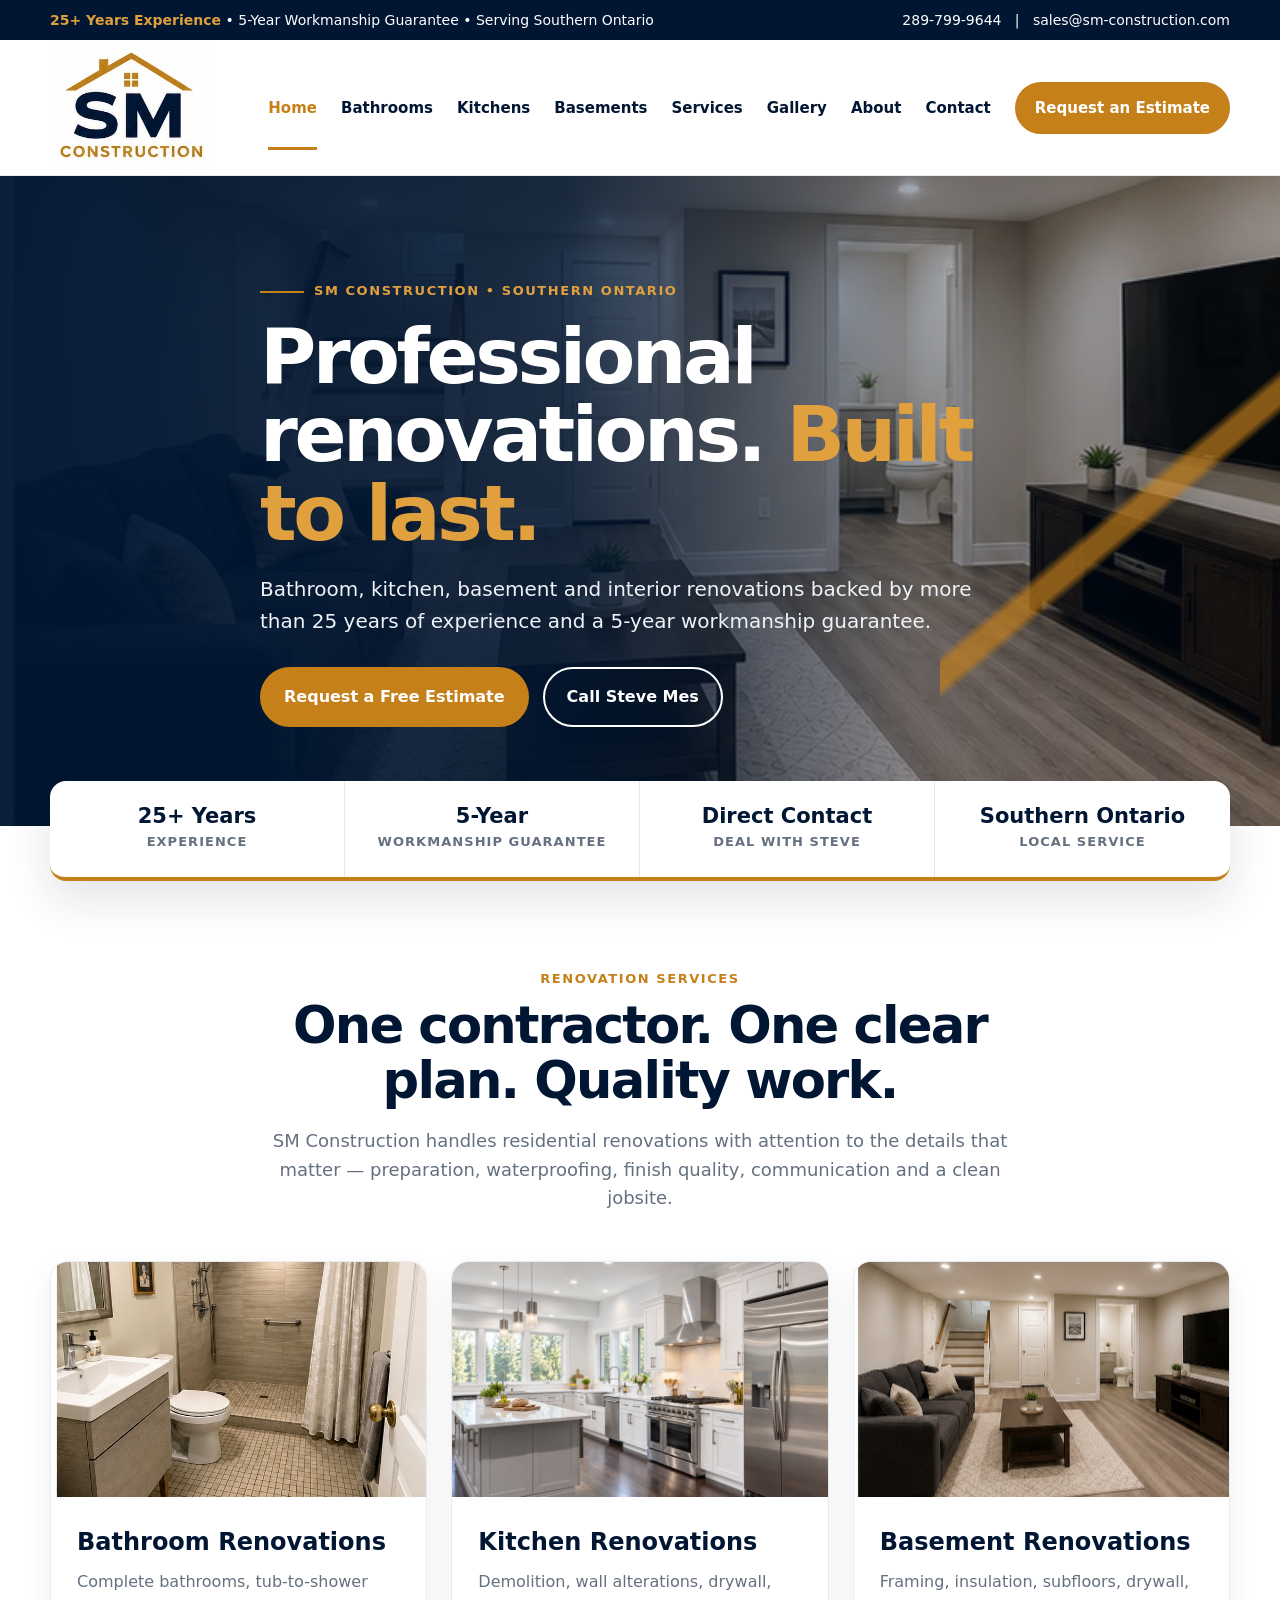
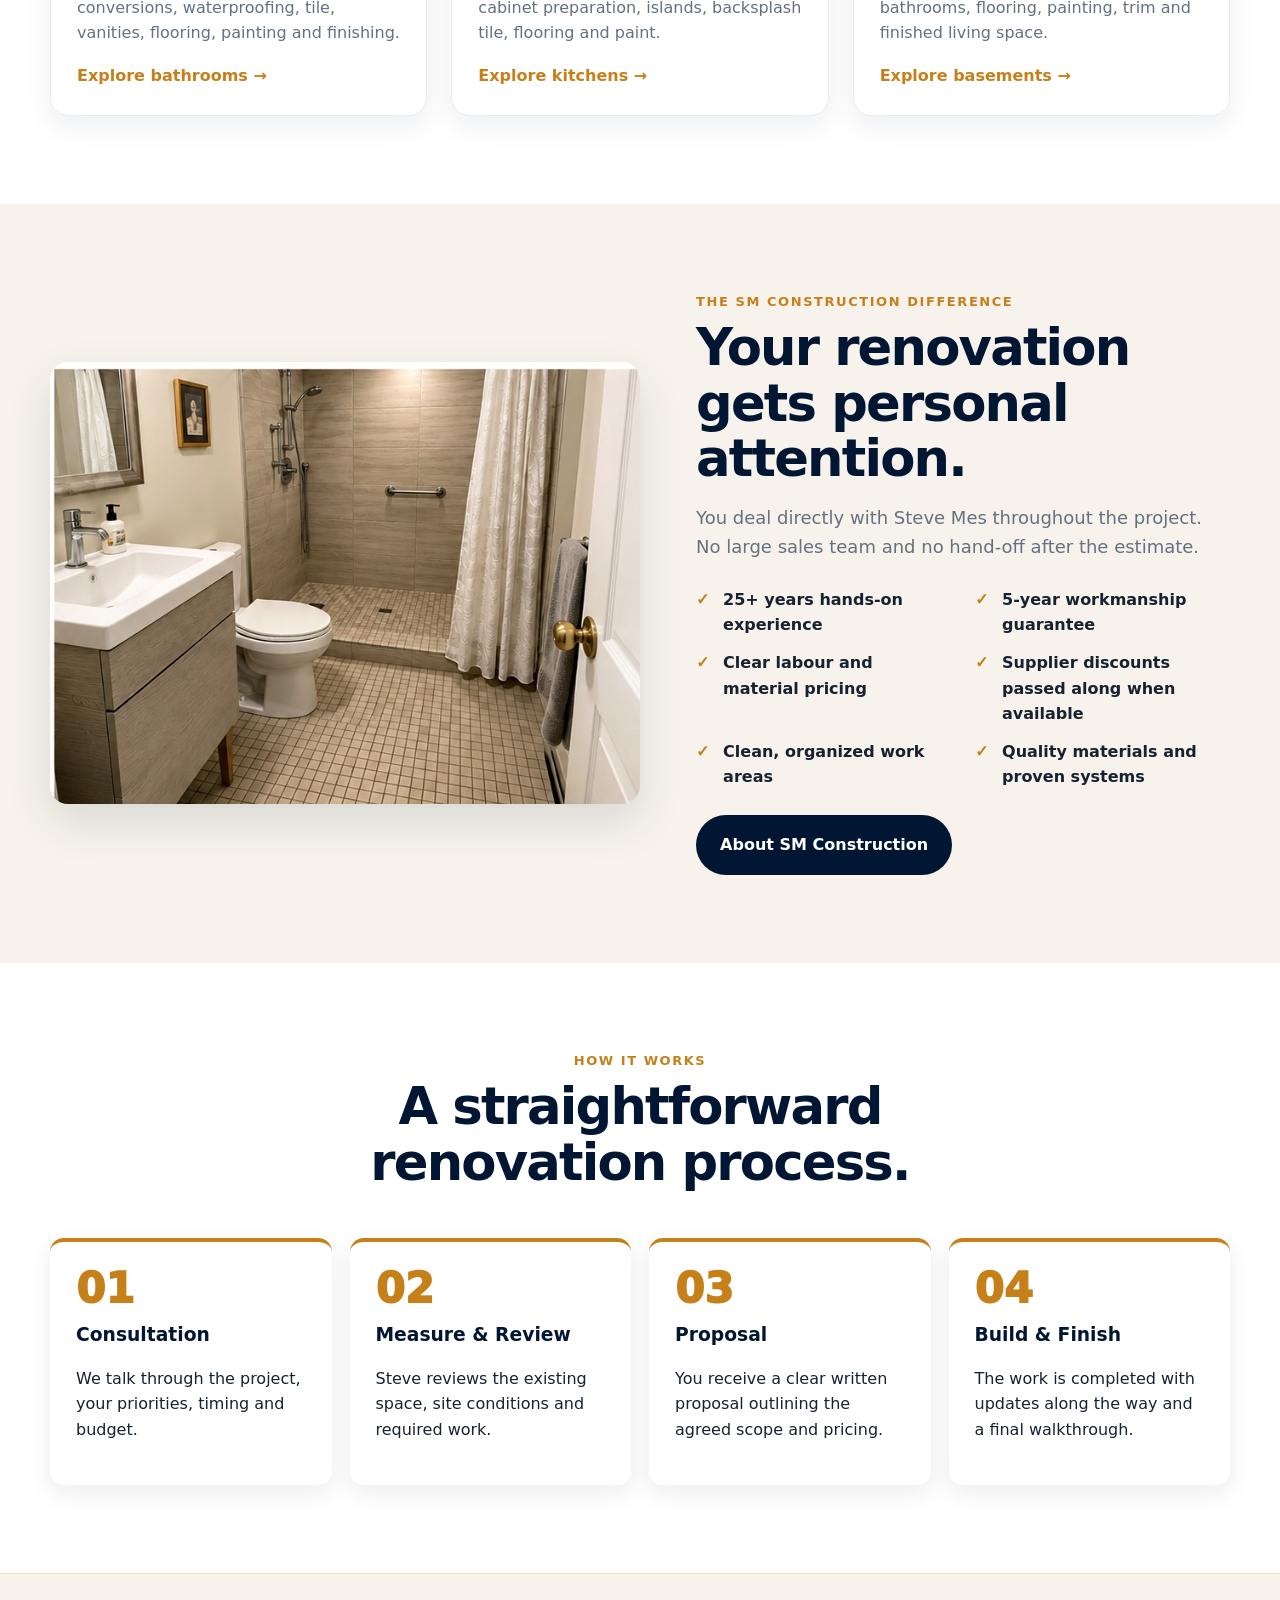
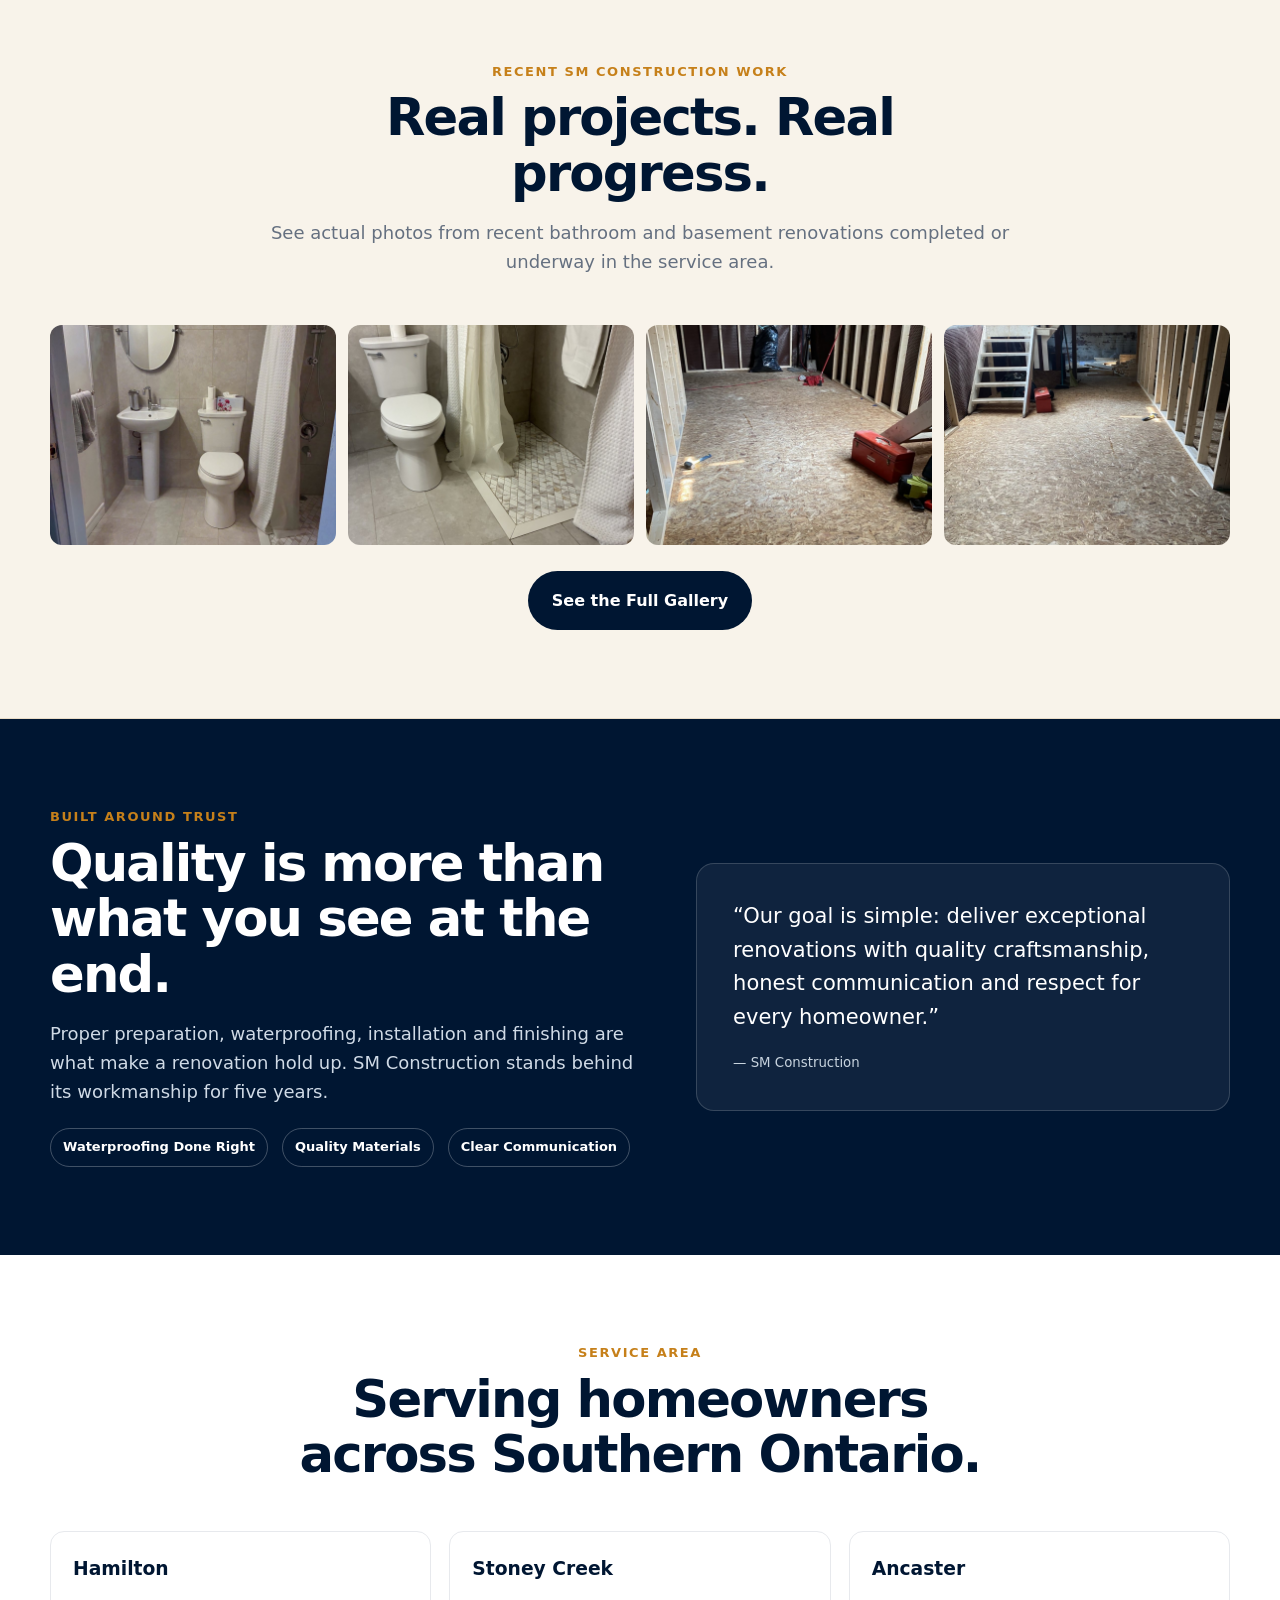
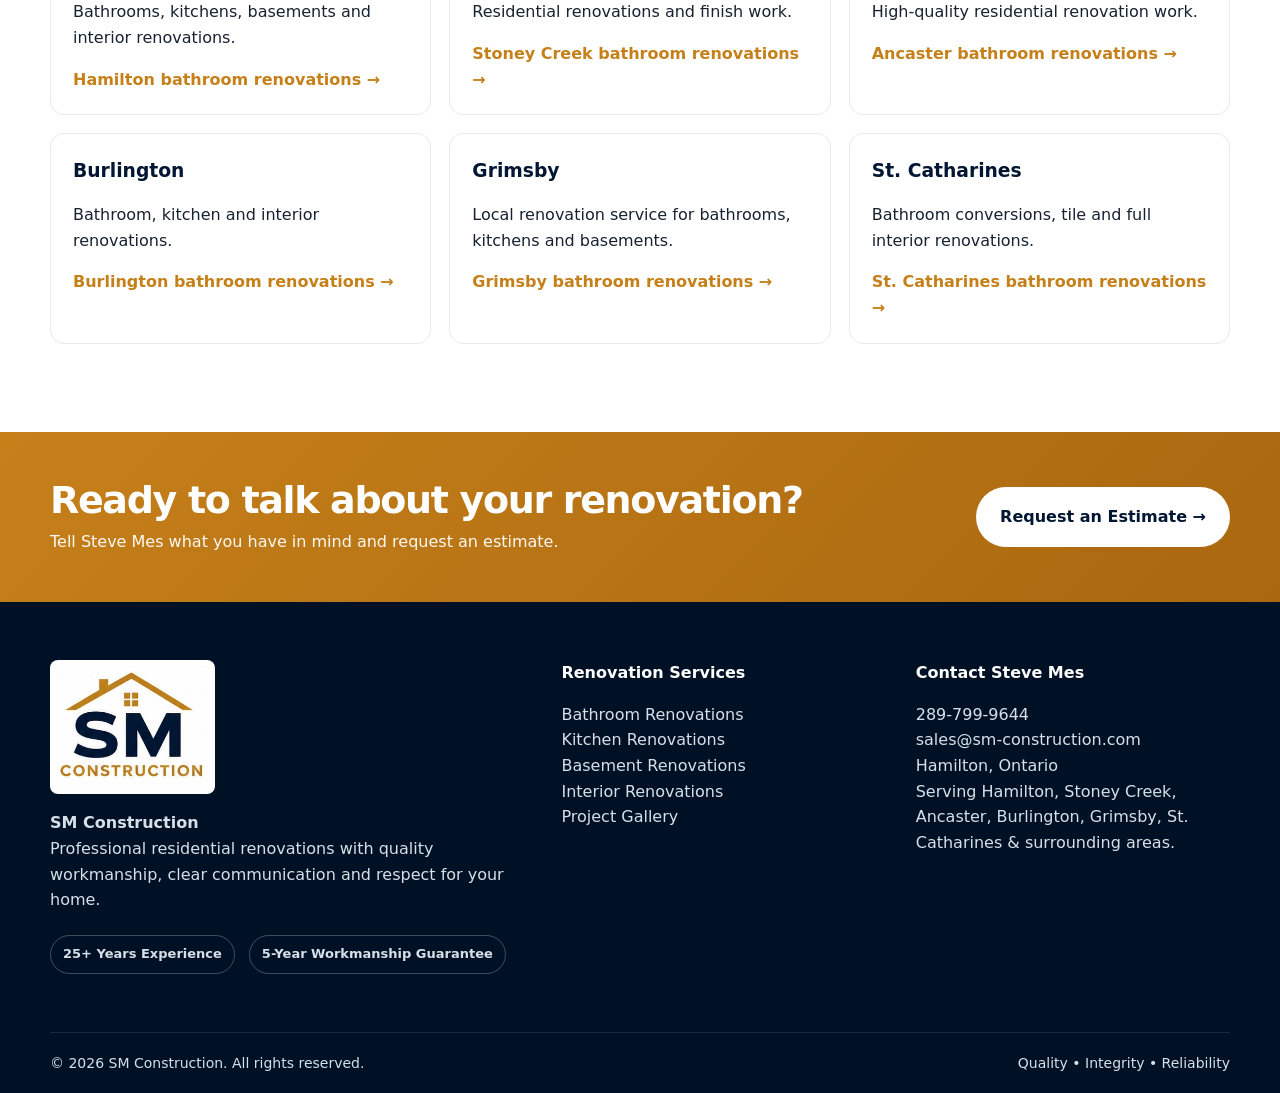
<file: index.html>
<!doctype html>
<html lang="en-CA">
<head>
<meta charset="utf-8">
<meta name="viewport" content="width=device-width, initial-scale=1">
<title>SM Construction | Bathroom, Kitchen & Basement Renovations</title>
<meta name="description" content="Professional bathroom, kitchen, basement and interior renovations serving Hamilton, Stoney Creek, Grimsby, Burlington, St. Catharines and surrounding Southern Ontario.">
<link rel="canonical" href="https://www.sm-construction.com/">
<link rel="icon" type="image/png" href="assets/favicon.png">
<link rel="stylesheet" href="assets/styles.css?v=contrast-2">
<meta name="theme-color" content="#001632">
<meta property="og:title" content="SM Construction | Bathroom, Kitchen & Basement Renovations">
<meta property="og:description" content="Professional bathroom, kitchen, basement and interior renovations serving Hamilton, Stoney Creek, Grimsby, Burlington, St. Catharines and surrounding Southern Ontario.">
<meta property="og:type" content="website">
<meta property="og:image" content="https://www.sm-construction.com/assets/hero-basement.jpg">
<script type="application/ld+json">{"@context": "https://schema.org", "@type": "HomeAndConstructionBusiness", "name": "SM Construction", "url": "https://www.sm-construction.com/", "telephone": "+1-289-799-9644", "email": "sales@sm-construction.com", "founder": {"@type": "Person", "name": "Steve Mes"}, "areaServed": ["Hamilton", "Stoney Creek", "Ancaster", "Burlington", "Grimsby", "St. Catharines", "Niagara Region", "Southern Ontario"], "description": "Bathroom, kitchen, basement and interior renovation contractor serving Hamilton and surrounding Southern Ontario communities."}</script>
</head>
<body>

<div class="topbar">
  <div class="container">
    <div><span class="gold">25+ Years Experience</span> <span class="hide-mobile">• 5-Year Workmanship Guarantee • Serving Southern Ontario</span></div>
    <div class="hide-mobile"><a href="tel:+12897999644">289-799-9644</a> &nbsp; | &nbsp; <a href="mailto:sales@sm-construction.com">sales@sm-construction.com</a></div>
  </div>
</div>
<header class="site-header">
  <div class="container nav-wrap">
    <a class="logo-link" href="index.html" aria-label="SM Construction home">
      <img src="assets/sm-construction-logo.jpg" alt="SM Construction">
    </a>
    <button class="menu-button" aria-label="Open menu" aria-expanded="false">☰</button>
    <nav class="nav">
      <a class="active" href="index.html">Home</a>
<a class="" href="bathrooms.html">Bathrooms</a>
<a class="" href="kitchens.html">Kitchens</a>
<a class="" href="basements.html">Basements</a>
<a class="" href="services.html">Services</a>
<a class="" href="gallery.html">Gallery</a>
<a class="" href="about.html">About</a>
<a class="" href="contact.html">Contact</a>
<a class="cta" href="contact.html">Request an Estimate</a>
    </nav>
  </div>
</header>


<main>
<section class="hero">
  <img class="hero-bg" src="assets/hero-basement.jpg" alt="Finished basement renovation interior">
  <div class="container hero-content">
    <div class="eyebrow">SM Construction • Southern Ontario</div>
    <h1>Professional renovations. <span>Built to last.</span></h1>
    <p>Bathroom, kitchen, basement and interior renovations backed by more than 25 years of experience and a 5-year workmanship guarantee.</p>
    <div class="actions">
      <a class="btn btn-gold" href="contact.html">Request a Free Estimate</a>
      <a class="btn btn-outline" href="tel:+12897999644">Call Steve Mes</a>
    </div>
  </div>
</section>

<div class="trust-strip">
  <div class="container trust-grid">
    <div class="trust-item"><strong>25+ Years</strong><span>Experience</span></div>
    <div class="trust-item"><strong>5-Year</strong><span>Workmanship Guarantee</span></div>
    <div class="trust-item"><strong>Direct Contact</strong><span>Deal With Steve</span></div>
    <div class="trust-item"><strong>Southern Ontario</strong><span>Local Service</span></div>
  </div>
</div>

<section class="section">
  <div class="container">
    <div class="section-head center">
      <div class="kicker">Renovation Services</div>
      <h2>One contractor. One clear plan. Quality work.</h2>
      <p class="lead">SM Construction handles residential renovations with attention to the details that matter — preparation, waterproofing, finish quality, communication and a clean jobsite.</p>
    </div>
    <div class="cards">
      <article class="card">
        <img class="card-img" src="assets/hero-bathroom.jpg" alt="Bathroom renovation with walk-in shower">
        <div class="card-body"><h3>Bathroom Renovations</h3><p>Complete bathrooms, tub-to-shower conversions, waterproofing, tile, vanities, flooring, painting and finishing.</p><a class="link-arrow" href="bathrooms.html">Explore bathrooms →</a></div>
      </article>
      <article class="card">
        <img class="card-img" src="assets/projects/Bright%20Modern%20Farmhouse%20Kitchen.png" alt="Bright modern farmhouse kitchen" loading="lazy">
        <div class="card-body"><h3>Kitchen Renovations</h3><p>Demolition, wall alterations, drywall, cabinet preparation, islands, backsplash tile, flooring and paint.</p><a class="link-arrow" href="kitchens.html">Explore kitchens →</a></div>
      </article>
      <article class="card">
        <img class="card-img" src="assets/hero-basement.jpg" alt="Finished basement living area">
        <div class="card-body"><h3>Basement Renovations</h3><p>Framing, insulation, subfloors, drywall, bathrooms, flooring, painting, trim and finished living space.</p><a class="link-arrow" href="basements.html">Explore basements →</a></div>
      </article>
    </div>
  </div>
</section>

<section class="section alt">
  <div class="container split">
    <div class="photo-frame"><img src="assets/hero-bathroom.jpg" alt="Completed bathroom renovation"></div>
    <div>
      <div class="kicker">The SM Construction Difference</div>
      <h2>Your renovation gets personal attention.</h2>
      <p class="lead">You deal directly with Steve Mes throughout the project. No large sales team and no hand-off after the estimate.</p>
      <ul class="checks">
        <li>25+ years hands-on experience</li>
        <li>5-year workmanship guarantee</li>
        <li>Clear labour and material pricing</li>
        <li>Supplier discounts passed along when available</li>
        <li>Clean, organized work areas</li>
        <li>Quality materials and proven systems</li>
      </ul>
      <a class="btn btn-navy" href="about.html">About SM Construction</a>
    </div>
  </div>
</section>

<section class="section">
  <div class="container">
    <div class="section-head center"><div class="kicker">How It Works</div><h2>A straightforward renovation process.</h2></div>
    <div class="process">
      <div class="step"><div class="num">01</div><h3>Consultation</h3><p>We talk through the project, your priorities, timing and budget.</p></div>
      <div class="step"><div class="num">02</div><h3>Measure & Review</h3><p>Steve reviews the existing space, site conditions and required work.</p></div>
      <div class="step"><div class="num">03</div><h3>Proposal</h3><p>You receive a clear written proposal outlining the agreed scope and pricing.</p></div>
      <div class="step"><div class="num">04</div><h3>Build & Finish</h3><p>The work is completed with updates along the way and a final walkthrough.</p></div>
    </div>
  </div>
</section>


<section class="section real-work-band">
  <div class="container">
    <div class="section-head center">
      <div class="kicker">Recent SM Construction Work</div>
      <h2>Real projects. Real progress.</h2>
      <p class="lead">See actual photos from recent bathroom and basement renovations completed or underway in the service area.</p>
    </div>
    <div class="mini-gallery">
      <a href="assets/projects/bathroom-after-1.jpeg" data-lightbox data-caption="Completed bathroom renovation"><img src="assets/projects/bathroom-after-1.jpeg" alt="Completed SM Construction bathroom renovation" loading="lazy"></a>
      <a href="assets/projects/bathroom-after-shower.jpeg" data-lightbox data-caption="Completed walk-in shower"><img src="assets/projects/bathroom-after-shower.jpeg" alt="Completed walk-in shower" loading="lazy"></a>
      <a href="assets/projects/basement-framing-1.jpeg" data-lightbox data-caption="Basement framing and subfloor"><img src="assets/projects/basement-framing-1.jpeg" alt="SM Construction basement framing" loading="lazy"></a>
      <a href="assets/projects/basement-framing-2.jpeg" data-lightbox data-caption="Basement renovation in progress"><img src="assets/projects/basement-framing-2.jpeg" alt="Basement renovation in progress" loading="lazy"></a>
    </div>
    <div style="text-align:center;margin-top:26px"><a class="btn btn-navy" href="gallery.html">See the Full Gallery</a></div>
  </div>
</section>

<section class="section navy">
  <div class="container split">
    <div>
      <div class="kicker">Built Around Trust</div>
      <h2>Quality is more than what you see at the end.</h2>
      <p class="lead">Proper preparation, waterproofing, installation and finishing are what make a renovation hold up. SM Construction stands behind its workmanship for five years.</p>
      <div class="badge-row"><span class="badge">Waterproofing Done Right</span><span class="badge">Quality Materials</span><span class="badge">Clear Communication</span></div>
    </div>
    <div class="quote">
      <p>“Our goal is simple: deliver exceptional renovations with quality craftsmanship, honest communication and respect for every homeowner.”</p>
      <small>— SM Construction</small>
    </div>
  </div>
</section>

<section class="section">
  <div class="container">
    <div class="section-head center"><div class="kicker">Service Area</div><h2>Serving homeowners across Southern Ontario.</h2></div>
    <div class="area-grid">
      <div class="area-card"><h3>Hamilton</h3><p>Bathrooms, kitchens, basements and interior renovations.</p><a href="bathroom-renovations-hamilton.html">Hamilton bathroom renovations →</a></div>
      <div class="area-card"><h3>Stoney Creek</h3><p>Residential renovations and finish work.</p><a href="bathroom-renovations-stoney-creek.html">Stoney Creek bathroom renovations →</a></div>
      <div class="area-card"><h3>Ancaster</h3><p>High-quality residential renovation work.</p><a href="bathroom-renovations-ancaster.html">Ancaster bathroom renovations →</a></div>
      <div class="area-card"><h3>Burlington</h3><p>Bathroom, kitchen and interior renovations.</p><a href="bathroom-renovations-burlington.html">Burlington bathroom renovations →</a></div>
      <div class="area-card"><h3>Grimsby</h3><p>Local renovation service for bathrooms, kitchens and basements.</p><a href="bathroom-renovations-grimsby.html">Grimsby bathroom renovations →</a></div>
      <div class="area-card"><h3>St. Catharines</h3><p>Bathroom conversions, tile and full interior renovations.</p><a href="bathroom-renovations-st-catharines.html">St. Catharines bathroom renovations →</a></div>
    </div>
  </div>
</section>
</main>


<section class="cta-band">
  <div class="container">
    <div>
      <h2>Ready to talk about your renovation?</h2>
      <p>Tell Steve Mes what you have in mind and request an estimate.</p>
    </div>
    <a class="btn" href="contact.html">Request an Estimate →</a>
  </div>
</section>
<footer class="footer">
  <div class="container footer-main">
    <div>
      <img src="assets/sm-construction-logo.jpg" alt="SM Construction">
      <p><strong>SM Construction</strong><br>Professional residential renovations with quality workmanship, clear communication and respect for your home.</p>
      <div class="badge-row"><span class="badge">25+ Years Experience</span><span class="badge">5-Year Workmanship Guarantee</span></div>
    </div>
    <div>
      <h4>Renovation Services</h4>
      <p><a href="bathrooms.html">Bathroom Renovations</a><br>
      <a href="kitchens.html">Kitchen Renovations</a><br>
      <a href="basements.html">Basement Renovations</a><br>
      <a href="services.html">Interior Renovations</a><br>
      <a href="gallery.html">Project Gallery</a></p>
    </div>
    <div>
      <h4>Contact Steve Mes</h4>
      <p><a href="tel:+12897999644">289-799-9644</a><br>
      <a href="mailto:sales@sm-construction.com">sales@sm-construction.com</a><br>
      Hamilton, Ontario<br>
      Serving Hamilton, Stoney Creek, Ancaster, Burlington, Grimsby, St. Catharines & surrounding areas.</p>
    </div>
  </div>
  <div class="container footer-bottom">
    <span>© 2026 SM Construction. All rights reserved.</span>
    <span>Quality • Integrity • Reliability</span>
  </div>
</footer>
<div class="mobile-contact">
  <a href="tel:+12897999644">Call Steve</a>
  <a href="sms:+12897999644">Text Steve</a>
</div>
<script src="assets/site.js"></script>

</body>
</html>
</file>
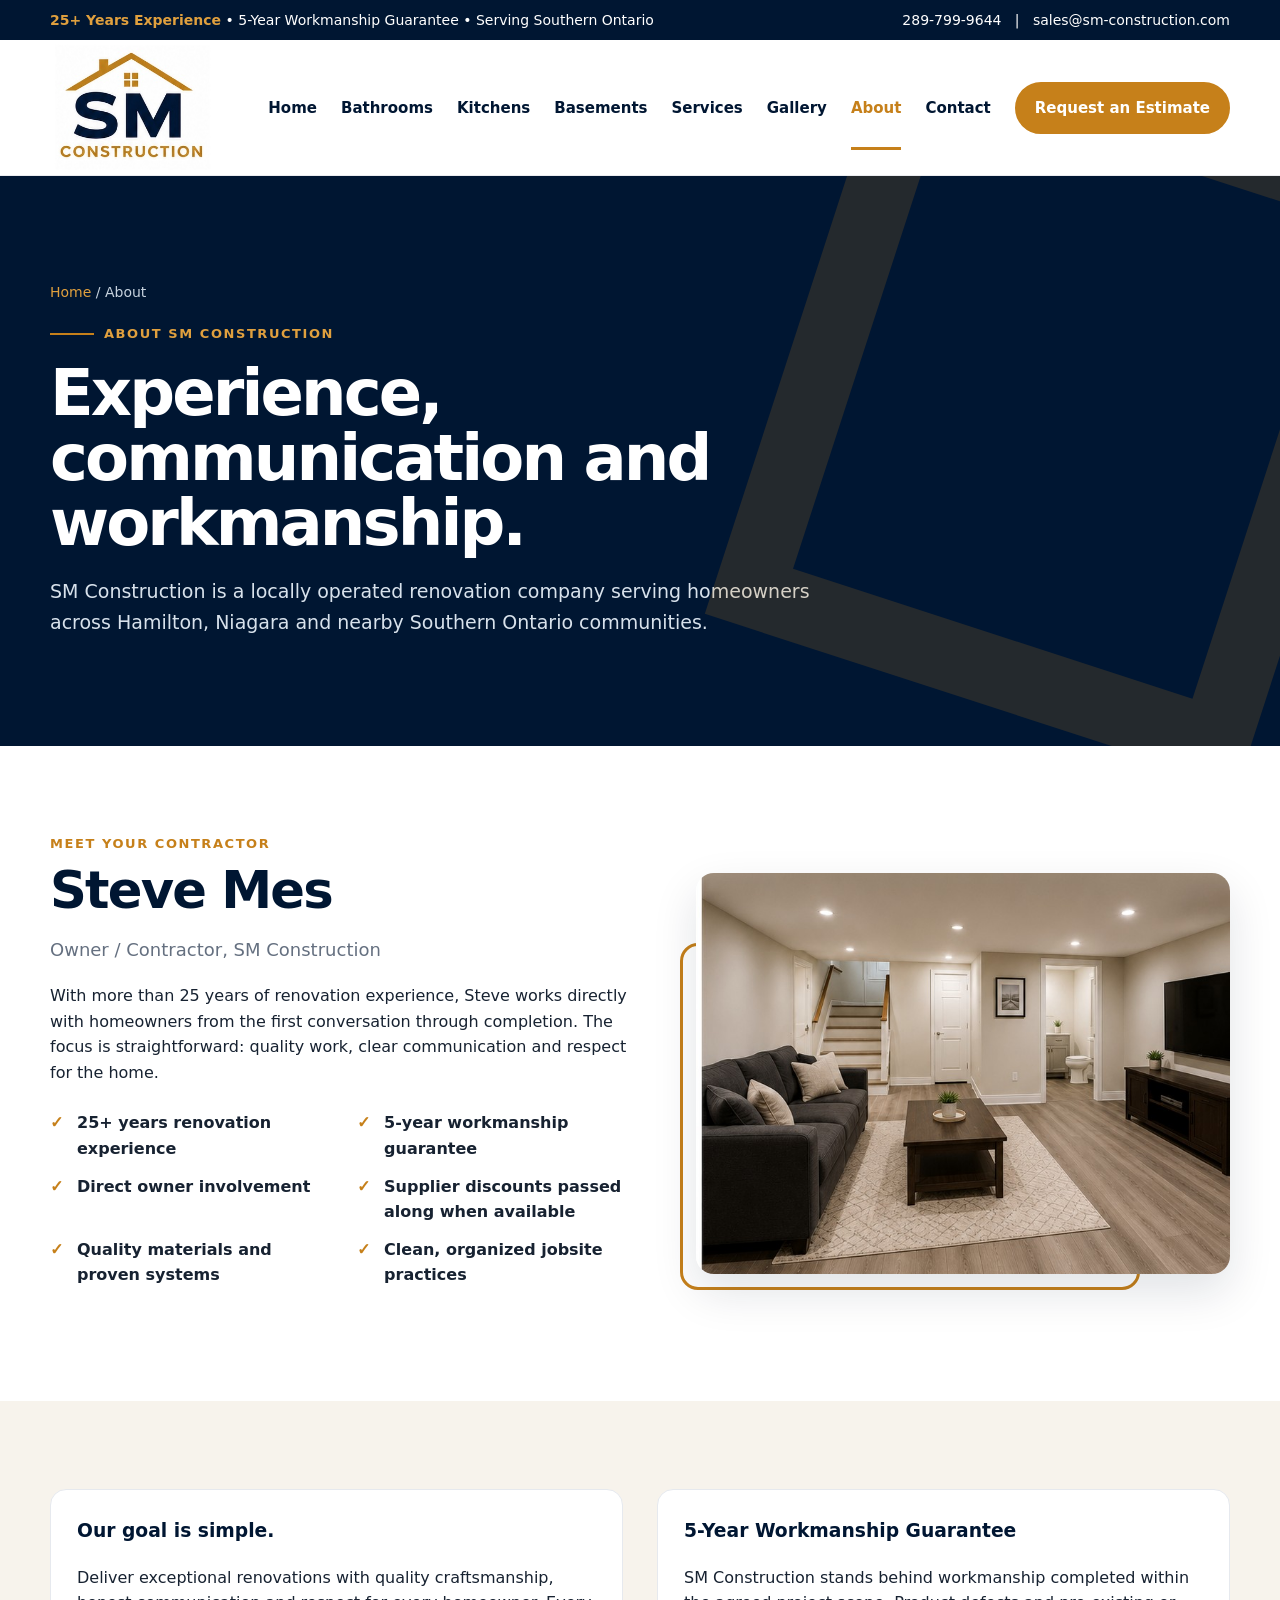
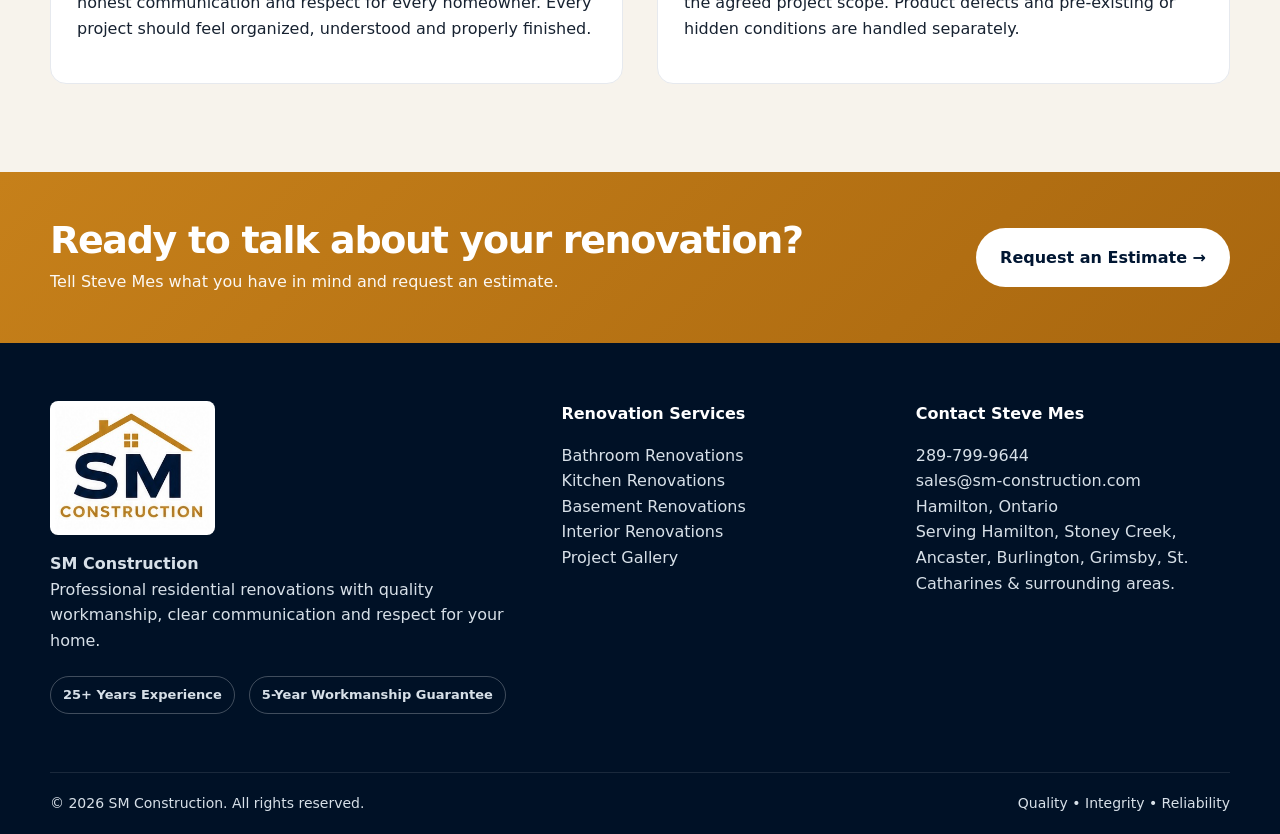
<file: about.html>
<!doctype html>
<html lang="en-CA">
<head>
<meta charset="utf-8">
<meta name="viewport" content="width=device-width, initial-scale=1">
<title>About Steve Mes & SM Construction</title>
<meta name="description" content="Meet Steve Mes of SM Construction. More than 25 years of residential renovation experience and a 5-year workmanship guarantee.">
<link rel="canonical" href="https://www.sm-construction.com/about.html">
<link rel="icon" type="image/png" href="assets/favicon.png">
<link rel="stylesheet" href="assets/styles.css?v=contrast-2">
<meta name="theme-color" content="#001632">
<meta property="og:title" content="About Steve Mes & SM Construction">
<meta property="og:description" content="Meet Steve Mes of SM Construction. More than 25 years of residential renovation experience and a 5-year workmanship guarantee.">
<meta property="og:type" content="website">
<meta property="og:image" content="https://www.sm-construction.com/assets/hero-basement.jpg">
<script type="application/ld+json">{"@context": "https://schema.org", "@type": "HomeAndConstructionBusiness", "name": "SM Construction", "url": "https://www.sm-construction.com/", "telephone": "+1-289-799-9644", "email": "sales@sm-construction.com", "founder": {"@type": "Person", "name": "Steve Mes"}, "areaServed": ["Hamilton", "Stoney Creek", "Ancaster", "Burlington", "Grimsby", "St. Catharines", "Niagara Region", "Southern Ontario"], "description": "Bathroom, kitchen, basement and interior renovation contractor serving Hamilton and surrounding Southern Ontario communities."}</script>
</head>
<body>

<div class="topbar">
  <div class="container">
    <div><span class="gold">25+ Years Experience</span> <span class="hide-mobile">• 5-Year Workmanship Guarantee • Serving Southern Ontario</span></div>
    <div class="hide-mobile"><a href="tel:+12897999644">289-799-9644</a> &nbsp; | &nbsp; <a href="mailto:sales@sm-construction.com">sales@sm-construction.com</a></div>
  </div>
</div>
<header class="site-header">
  <div class="container nav-wrap">
    <a class="logo-link" href="index.html" aria-label="SM Construction home">
      <img src="assets/sm-construction-logo.jpg" alt="SM Construction">
    </a>
    <button class="menu-button" aria-label="Open menu" aria-expanded="false">☰</button>
    <nav class="nav">
      <a class="" href="index.html">Home</a>
<a class="" href="bathrooms.html">Bathrooms</a>
<a class="" href="kitchens.html">Kitchens</a>
<a class="" href="basements.html">Basements</a>
<a class="" href="services.html">Services</a>
<a class="" href="gallery.html">Gallery</a>
<a class="active" href="about.html">About</a>
<a class="" href="contact.html">Contact</a>
<a class="cta" href="contact.html">Request an Estimate</a>
    </nav>
  </div>
</header>


<main>
<section class="page-hero"><div class="container"><div class="breadcrumbs"><a href="index.html">Home</a> / About</div><div class="eyebrow">About SM Construction</div><h1>Experience, communication and workmanship.</h1><p>SM Construction is a locally operated renovation company serving homeowners across Hamilton, Niagara and nearby Southern Ontario communities.</p></div></section>
<section class="section"><div class="container split">
<div>
  <div class="kicker">Meet Your Contractor</div><h2>Steve Mes</h2>
  <p class="lead">Owner / Contractor, SM Construction</p>
  <p>With more than 25 years of renovation experience, Steve works directly with homeowners from the first conversation through completion. The focus is straightforward: quality work, clear communication and respect for the home.</p>
  <ul class="checks"><li>25+ years renovation experience</li><li>5-year workmanship guarantee</li><li>Direct owner involvement</li><li>Supplier discounts passed along when available</li><li>Quality materials and proven systems</li><li>Clean, organized jobsite practices</li></ul>
</div>
<div class="photo-frame"><img src="assets/hero-basement.jpg" alt="SM Construction finished basement renovation"></div>
</div></section>
<section class="section alt"><div class="container two-col">
<div class="info-box"><h3>Our goal is simple.</h3><p>Deliver exceptional renovations with quality craftsmanship, honest communication and respect for every homeowner. Every project should feel organized, understood and properly finished.</p></div>
<div class="info-box"><h3>5-Year Workmanship Guarantee</h3><p>SM Construction stands behind workmanship completed within the agreed project scope. Product defects and pre-existing or hidden conditions are handled separately.</p></div>
</div></section>
</main>


<section class="cta-band">
  <div class="container">
    <div>
      <h2>Ready to talk about your renovation?</h2>
      <p>Tell Steve Mes what you have in mind and request an estimate.</p>
    </div>
    <a class="btn" href="contact.html">Request an Estimate →</a>
  </div>
</section>
<footer class="footer">
  <div class="container footer-main">
    <div>
      <img src="assets/sm-construction-logo.jpg" alt="SM Construction">
      <p><strong>SM Construction</strong><br>Professional residential renovations with quality workmanship, clear communication and respect for your home.</p>
      <div class="badge-row"><span class="badge">25+ Years Experience</span><span class="badge">5-Year Workmanship Guarantee</span></div>
    </div>
    <div>
      <h4>Renovation Services</h4>
      <p><a href="bathrooms.html">Bathroom Renovations</a><br>
      <a href="kitchens.html">Kitchen Renovations</a><br>
      <a href="basements.html">Basement Renovations</a><br>
      <a href="services.html">Interior Renovations</a><br>
      <a href="gallery.html">Project Gallery</a></p>
    </div>
    <div>
      <h4>Contact Steve Mes</h4>
      <p><a href="tel:+12897999644">289-799-9644</a><br>
      <a href="mailto:sales@sm-construction.com">sales@sm-construction.com</a><br>
      Hamilton, Ontario<br>
      Serving Hamilton, Stoney Creek, Ancaster, Burlington, Grimsby, St. Catharines & surrounding areas.</p>
    </div>
  </div>
  <div class="container footer-bottom">
    <span>© 2026 SM Construction. All rights reserved.</span>
    <span>Quality • Integrity • Reliability</span>
  </div>
</footer>
<div class="mobile-contact">
  <a href="tel:+12897999644">Call Steve</a>
  <a href="sms:+12897999644">Text Steve</a>
</div>
<script src="assets/site.js"></script>

</body>
</html>
</file>
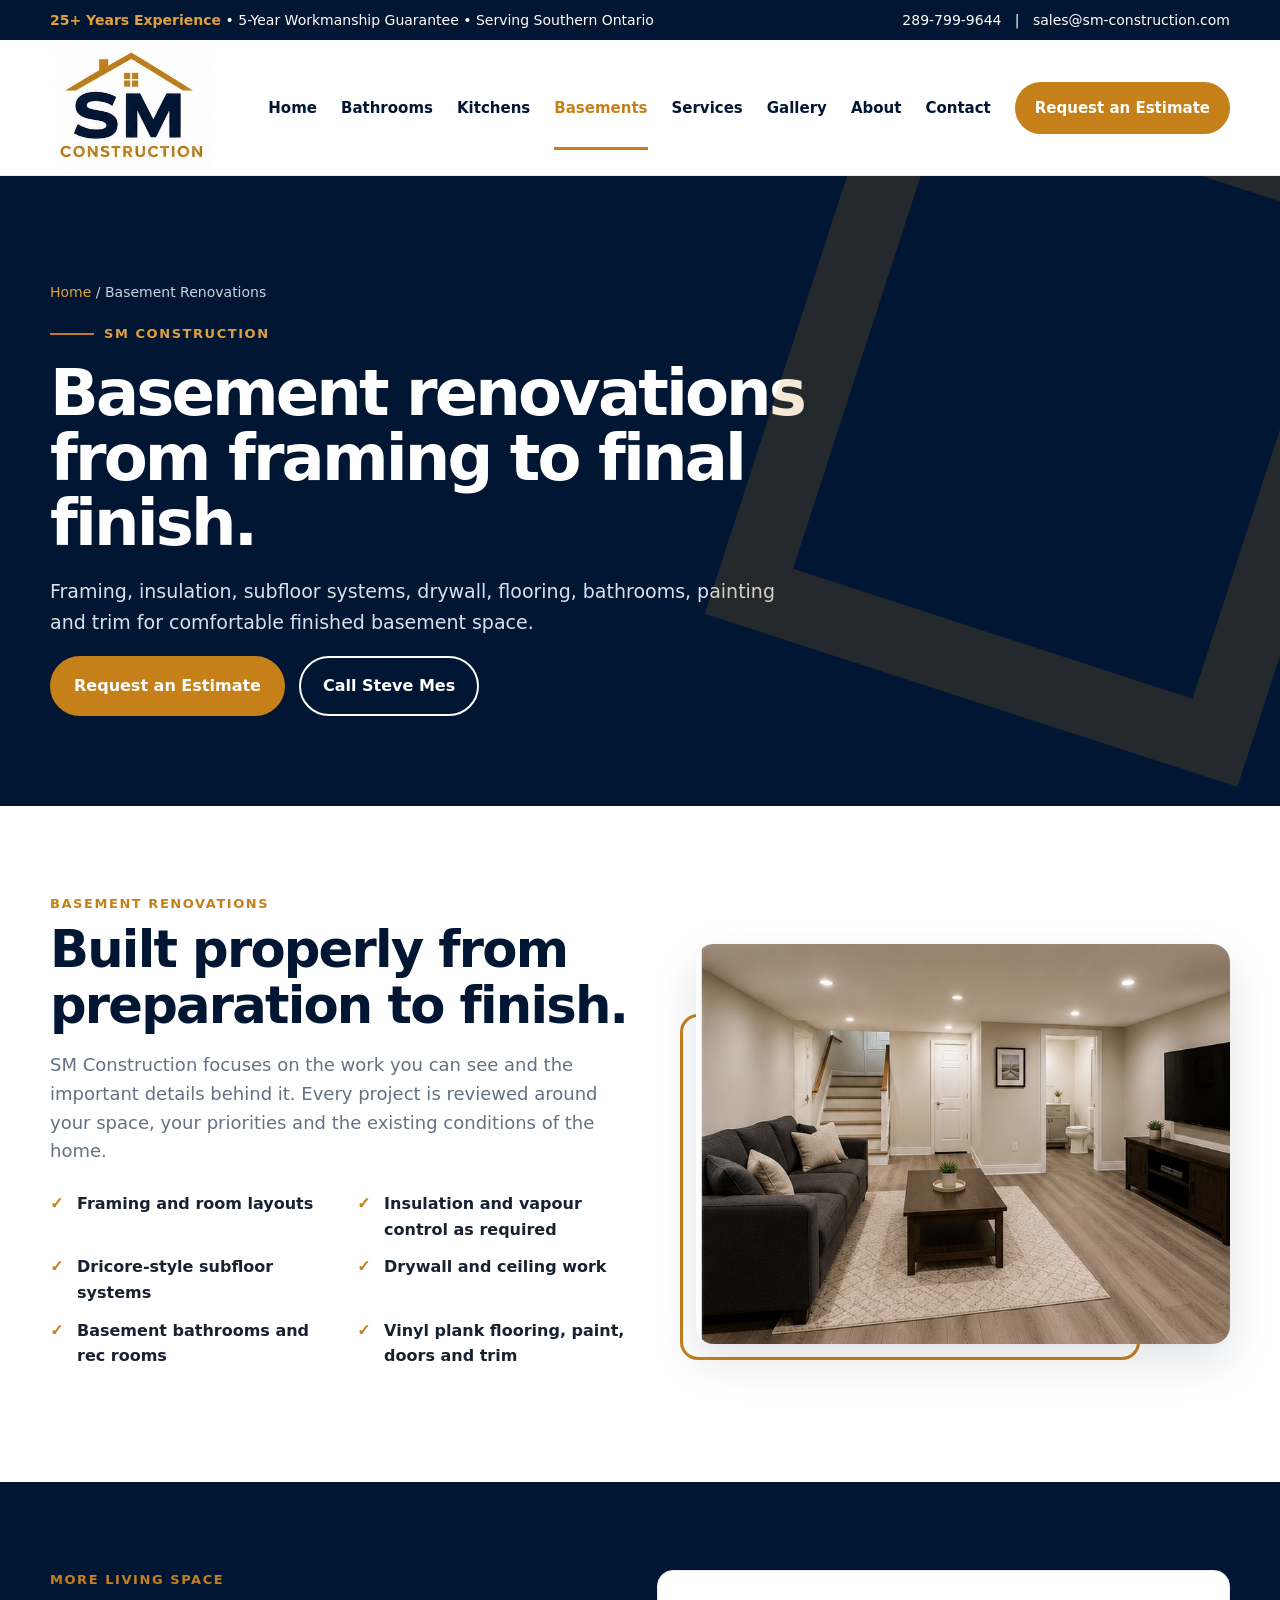
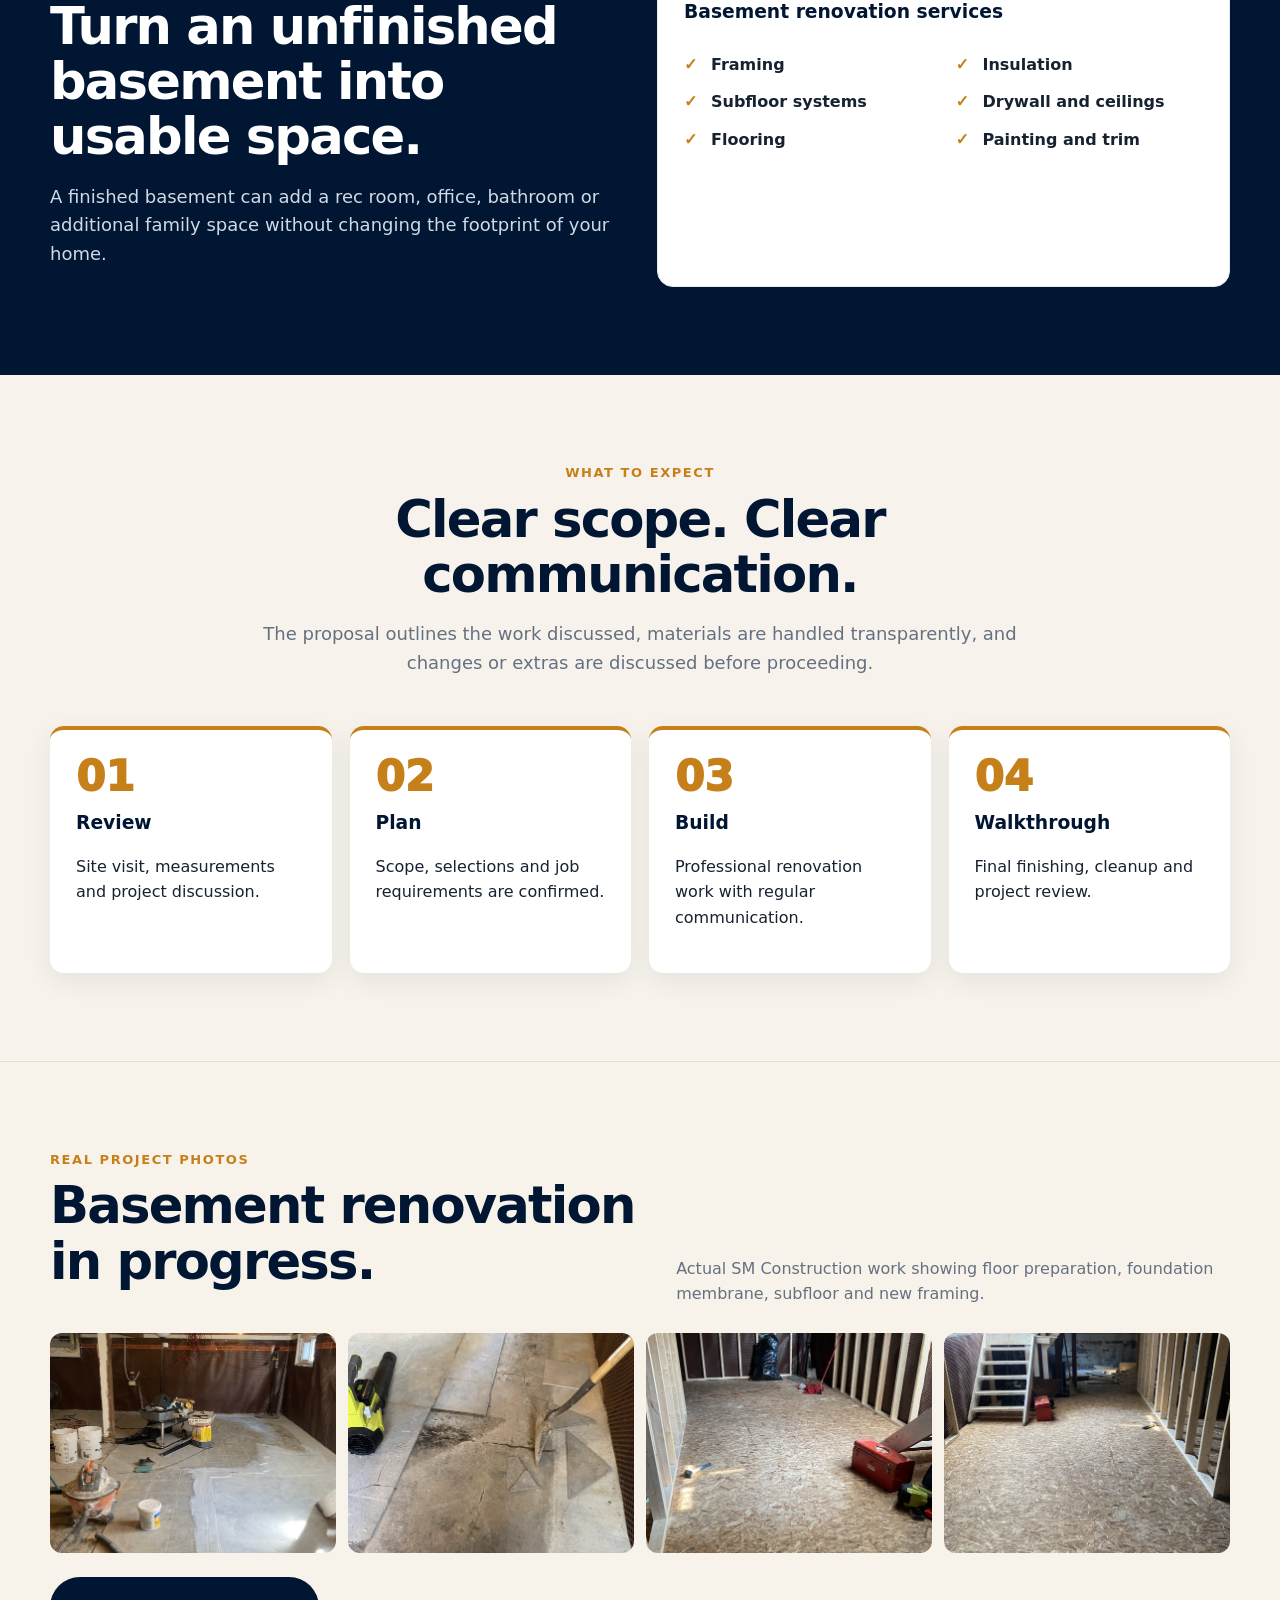
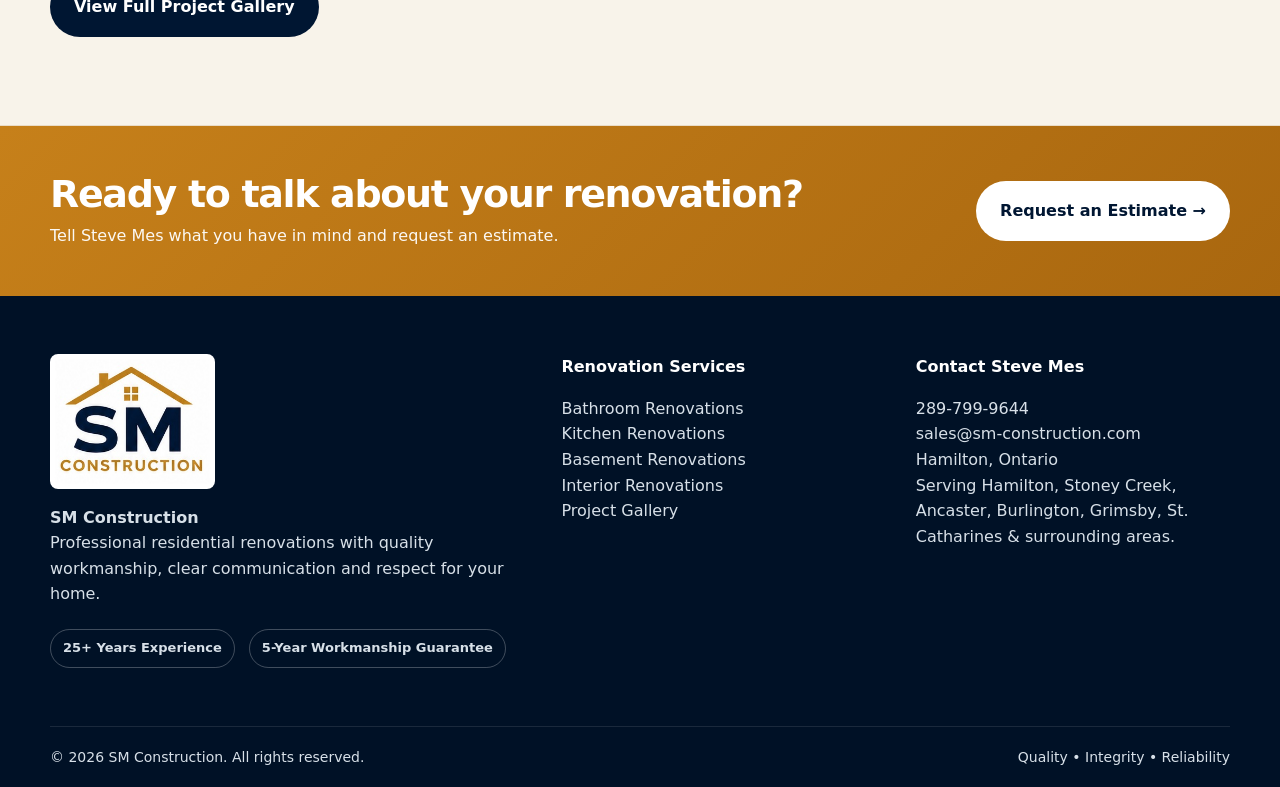
<file: basements.html>
<!doctype html>
<html lang="en-CA">
<head>
<meta charset="utf-8">
<meta name="viewport" content="width=device-width, initial-scale=1">
<title>Basement Renovations | SM Construction</title>
<meta name="description" content="Framing, insulation, subfloor systems, drywall, flooring, bathrooms, painting and trim for comfortable finished basement space.">
<link rel="canonical" href="https://www.sm-construction.com/basements.html">
<link rel="icon" type="image/png" href="assets/favicon.png">
<link rel="stylesheet" href="assets/styles.css?v=contrast-2">
<meta name="theme-color" content="#001632">
<meta property="og:title" content="Basement Renovations | SM Construction">
<meta property="og:description" content="Framing, insulation, subfloor systems, drywall, flooring, bathrooms, painting and trim for comfortable finished basement space.">
<meta property="og:type" content="website">
<meta property="og:image" content="https://www.sm-construction.com/assets/hero-basement.jpg">
<script type="application/ld+json">{"@context": "https://schema.org", "@type": "HomeAndConstructionBusiness", "name": "SM Construction", "url": "https://www.sm-construction.com/", "telephone": "+1-289-799-9644", "email": "sales@sm-construction.com", "founder": {"@type": "Person", "name": "Steve Mes"}, "areaServed": ["Hamilton", "Stoney Creek", "Ancaster", "Burlington", "Grimsby", "St. Catharines", "Niagara Region", "Southern Ontario"], "description": "Bathroom, kitchen, basement and interior renovation contractor serving Hamilton and surrounding Southern Ontario communities."}</script>
</head>
<body>

<div class="topbar">
  <div class="container">
    <div><span class="gold">25+ Years Experience</span> <span class="hide-mobile">• 5-Year Workmanship Guarantee • Serving Southern Ontario</span></div>
    <div class="hide-mobile"><a href="tel:+12897999644">289-799-9644</a> &nbsp; | &nbsp; <a href="mailto:sales@sm-construction.com">sales@sm-construction.com</a></div>
  </div>
</div>
<header class="site-header">
  <div class="container nav-wrap">
    <a class="logo-link" href="index.html" aria-label="SM Construction home">
      <img src="assets/sm-construction-logo.jpg" alt="SM Construction">
    </a>
    <button class="menu-button" aria-label="Open menu" aria-expanded="false">☰</button>
    <nav class="nav">
      <a class="" href="index.html">Home</a>
<a class="" href="bathrooms.html">Bathrooms</a>
<a class="" href="kitchens.html">Kitchens</a>
<a class="active" href="basements.html">Basements</a>
<a class="" href="services.html">Services</a>
<a class="" href="gallery.html">Gallery</a>
<a class="" href="about.html">About</a>
<a class="" href="contact.html">Contact</a>
<a class="cta" href="contact.html">Request an Estimate</a>
    </nav>
  </div>
</header>


<main>
<section class="page-hero"><div class="container"><div class="breadcrumbs"><a href="index.html">Home</a> / Basement Renovations</div><div class="eyebrow">SM Construction</div><h1>Basement renovations from framing to final finish.</h1><p>Framing, insulation, subfloor systems, drywall, flooring, bathrooms, painting and trim for comfortable finished basement space.</p><div class="actions"><a class="btn btn-gold" href="contact.html">Request an Estimate</a><a class="btn btn-outline" href="tel:+12897999644">Call Steve Mes</a></div></div></section>
<section class="section">
<div class="container split">
  <div>
    <div class="kicker">Basement Renovations</div>
    <h2>Built properly from preparation to finish.</h2>
    <p class="lead">SM Construction focuses on the work you can see and the important details behind it. Every project is reviewed around your space, your priorities and the existing conditions of the home.</p>
    <ul class="checks"><li>Framing and room layouts</li><li>Insulation and vapour control as required</li><li>Dricore-style subfloor systems</li><li>Drywall and ceiling work</li><li>Basement bathrooms and rec rooms</li><li>Vinyl plank flooring, paint, doors and trim</li></ul>
  </div>
  <div class="photo-frame"><img src="assets/hero-basement.jpg" alt="Basement Renovations by SM Construction"></div>
</div>
</section>

<section class="section navy">
<div class="container two-col">
 <div><div class="kicker">More Living Space</div><h2>Turn an unfinished basement into usable space.</h2><p class="lead">A finished basement can add a rec room, office, bathroom or additional family space without changing the footprint of your home.</p></div>
 <div class="info-box"><h3>Basement renovation services</h3><ul class="checks"><li>Framing</li><li>Insulation</li><li>Subfloor systems</li><li>Drywall and ceilings</li><li>Flooring</li><li>Painting and trim</li></ul></div>
</div>
</section>

<section class="section alt">
<div class="container">
  <div class="section-head center"><div class="kicker">What To Expect</div><h2>Clear scope. Clear communication.</h2><p class="lead">The proposal outlines the work discussed, materials are handled transparently, and changes or extras are discussed before proceeding.</p></div>
  <div class="process">
    <div class="step"><div class="num">01</div><h3>Review</h3><p>Site visit, measurements and project discussion.</p></div>
    <div class="step"><div class="num">02</div><h3>Plan</h3><p>Scope, selections and job requirements are confirmed.</p></div>
    <div class="step"><div class="num">03</div><h3>Build</h3><p>Professional renovation work with regular communication.</p></div>
    <div class="step"><div class="num">04</div><h3>Walkthrough</h3><p>Final finishing, cleanup and project review.</p></div>
  </div>
</div>
</section>

<section class="section real-work-band">
  <div class="container">
    <div class="project-heading">
      <div><div class="kicker">Real Project Photos</div><h2>Basement renovation in progress.</h2></div>
      <p>Actual SM Construction work showing floor preparation, foundation membrane, subfloor and new framing.</p>
    </div>
    <div class="mini-gallery">
      <a href="assets/projects/basement-prep-wide.jpeg" data-lightbox data-caption="Basement floor preparation"><img src="assets/projects/basement-prep-wide.jpeg" alt="Basement floor preparation" loading="lazy"></a>
      <a href="assets/projects/basement-floor-demo.jpeg" data-lightbox data-caption="Existing floor removal"><img src="assets/projects/basement-floor-demo.jpeg" alt="Basement floor removal" loading="lazy"></a>
      <a href="assets/projects/basement-framing-1.jpeg" data-lightbox data-caption="Framing and subfloor installation"><img src="assets/projects/basement-framing-1.jpeg" alt="Basement framing and subfloor" loading="lazy"></a>
      <a href="assets/projects/basement-framing-2.jpeg" data-lightbox data-caption="New framed basement walls"><img src="assets/projects/basement-framing-2.jpeg" alt="New framed basement walls" loading="lazy"></a>
    </div>
    <div style="margin-top:24px"><a class="btn btn-navy" href="gallery.html">View Full Project Gallery</a></div>
  </div>
</section>

</main>

<section class="cta-band">
  <div class="container">
    <div>
      <h2>Ready to talk about your renovation?</h2>
      <p>Tell Steve Mes what you have in mind and request an estimate.</p>
    </div>
    <a class="btn" href="contact.html">Request an Estimate →</a>
  </div>
</section>
<footer class="footer">
  <div class="container footer-main">
    <div>
      <img src="assets/sm-construction-logo.jpg" alt="SM Construction">
      <p><strong>SM Construction</strong><br>Professional residential renovations with quality workmanship, clear communication and respect for your home.</p>
      <div class="badge-row"><span class="badge">25+ Years Experience</span><span class="badge">5-Year Workmanship Guarantee</span></div>
    </div>
    <div>
      <h4>Renovation Services</h4>
      <p><a href="bathrooms.html">Bathroom Renovations</a><br>
      <a href="kitchens.html">Kitchen Renovations</a><br>
      <a href="basements.html">Basement Renovations</a><br>
      <a href="services.html">Interior Renovations</a><br>
      <a href="gallery.html">Project Gallery</a></p>
    </div>
    <div>
      <h4>Contact Steve Mes</h4>
      <p><a href="tel:+12897999644">289-799-9644</a><br>
      <a href="mailto:sales@sm-construction.com">sales@sm-construction.com</a><br>
      Hamilton, Ontario<br>
      Serving Hamilton, Stoney Creek, Ancaster, Burlington, Grimsby, St. Catharines & surrounding areas.</p>
    </div>
  </div>
  <div class="container footer-bottom">
    <span>© 2026 SM Construction. All rights reserved.</span>
    <span>Quality • Integrity • Reliability</span>
  </div>
</footer>
<div class="mobile-contact">
  <a href="tel:+12897999644">Call Steve</a>
  <a href="sms:+12897999644">Text Steve</a>
</div>
<script src="assets/site.js"></script>

</body>
</html>
</file>
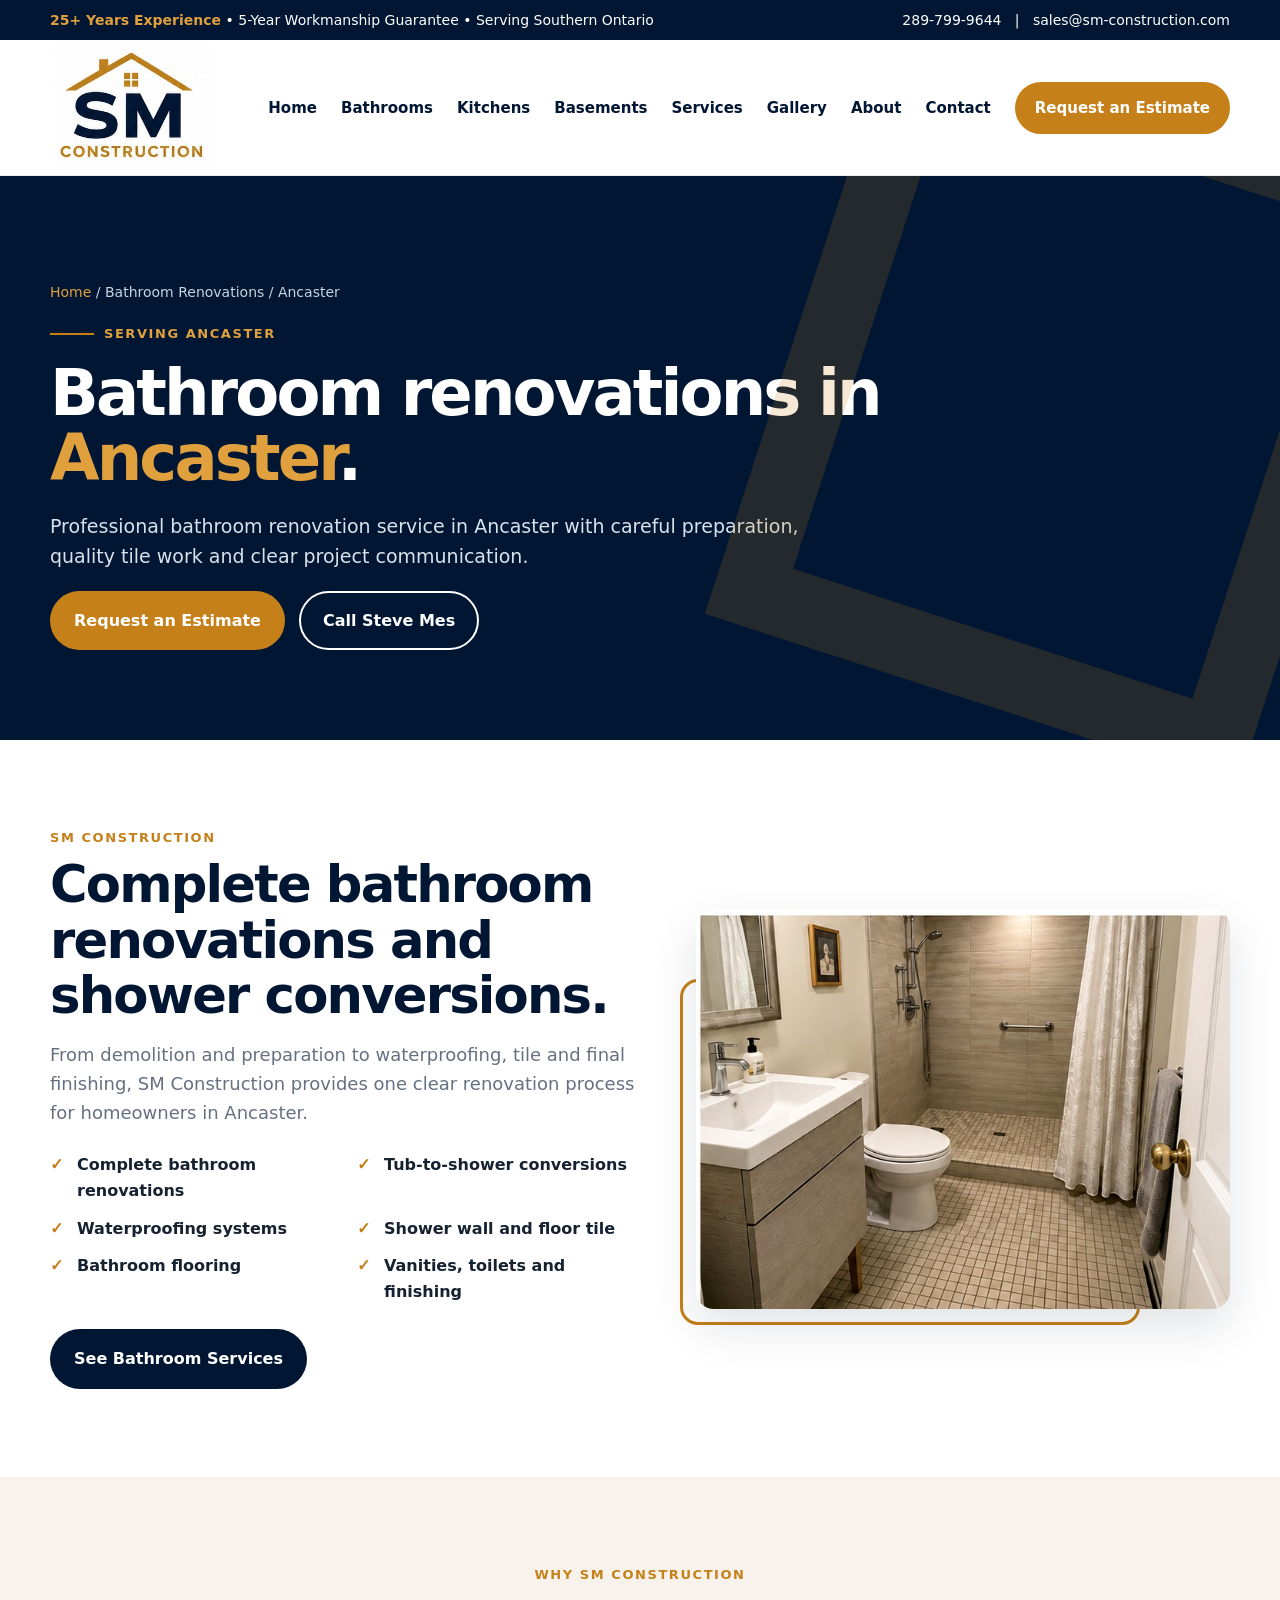
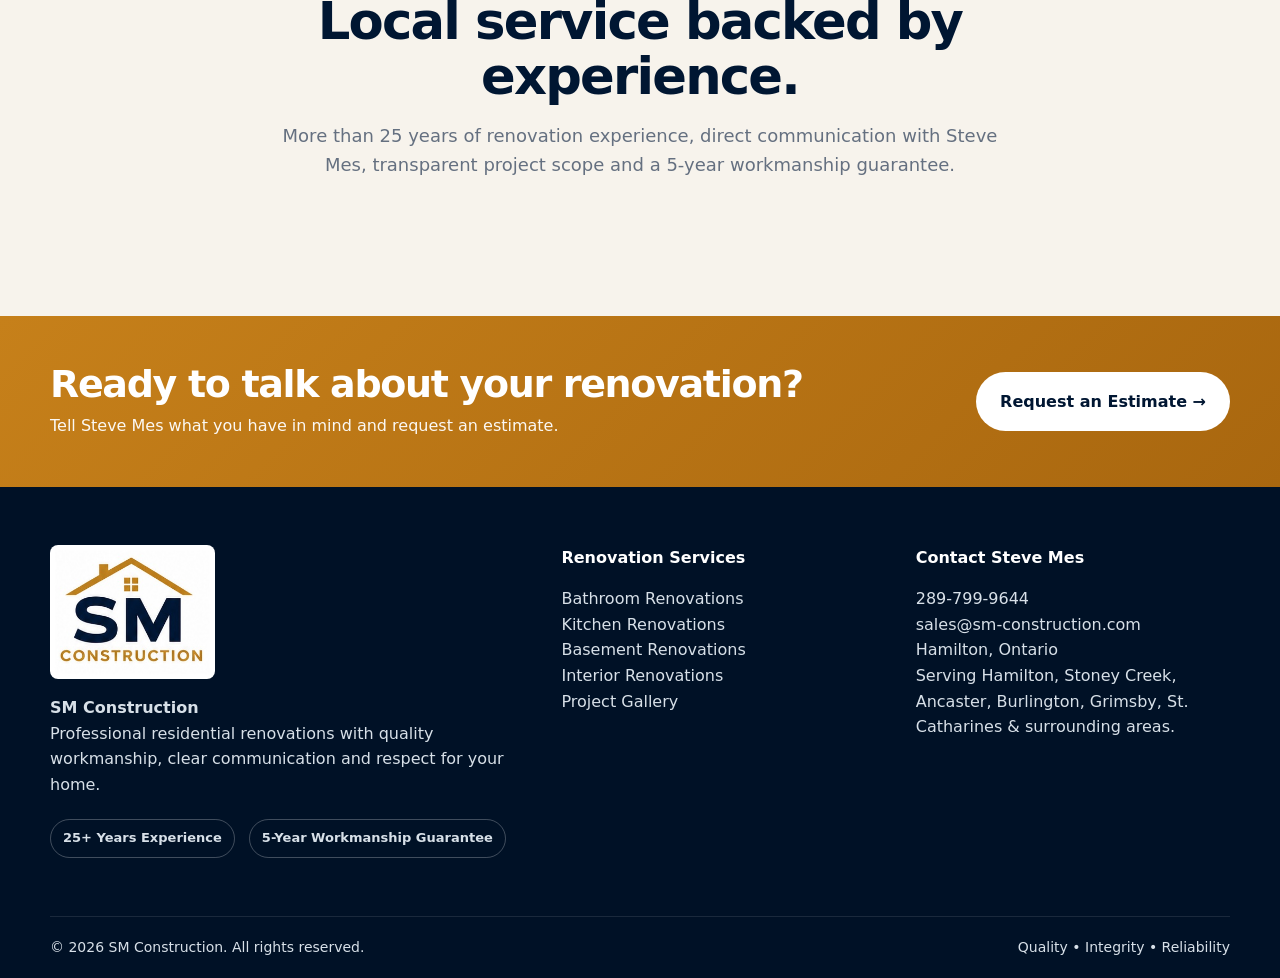
<file: bathroom-renovations-ancaster.html>
<!doctype html>
<html lang="en-CA">
<head>
<meta charset="utf-8">
<meta name="viewport" content="width=device-width, initial-scale=1">
<title>Bathroom Renovations Ancaster | SM Construction</title>
<meta name="description" content="Professional bathroom renovation service in Ancaster with careful preparation, quality tile work and clear project communication.">
<link rel="canonical" href="https://www.sm-construction.com/bathroom-renovations-ancaster.html">
<link rel="icon" type="image/png" href="assets/favicon.png">
<link rel="stylesheet" href="assets/styles.css?v=contrast-2">
<meta name="theme-color" content="#001632">
<meta property="og:title" content="Bathroom Renovations Ancaster | SM Construction">
<meta property="og:description" content="Professional bathroom renovation service in Ancaster with careful preparation, quality tile work and clear project communication.">
<meta property="og:type" content="website">
<meta property="og:image" content="https://www.sm-construction.com/assets/hero-basement.jpg">
<script type="application/ld+json">{"@context": "https://schema.org", "@type": "HomeAndConstructionBusiness", "name": "SM Construction", "url": "https://www.sm-construction.com/", "telephone": "+1-289-799-9644", "email": "sales@sm-construction.com", "founder": {"@type": "Person", "name": "Steve Mes"}, "areaServed": ["Hamilton", "Stoney Creek", "Ancaster", "Burlington", "Grimsby", "St. Catharines", "Niagara Region", "Southern Ontario"], "description": "Bathroom, kitchen, basement and interior renovation contractor serving Hamilton and surrounding Southern Ontario communities."}</script>
</head>
<body>

<div class="topbar">
  <div class="container">
    <div><span class="gold">25+ Years Experience</span> <span class="hide-mobile">• 5-Year Workmanship Guarantee • Serving Southern Ontario</span></div>
    <div class="hide-mobile"><a href="tel:+12897999644">289-799-9644</a> &nbsp; | &nbsp; <a href="mailto:sales@sm-construction.com">sales@sm-construction.com</a></div>
  </div>
</div>
<header class="site-header">
  <div class="container nav-wrap">
    <a class="logo-link" href="index.html" aria-label="SM Construction home">
      <img src="assets/sm-construction-logo.jpg" alt="SM Construction">
    </a>
    <button class="menu-button" aria-label="Open menu" aria-expanded="false">☰</button>
    <nav class="nav">
      <a class="" href="index.html">Home</a>
<a class="" href="bathrooms.html">Bathrooms</a>
<a class="" href="kitchens.html">Kitchens</a>
<a class="" href="basements.html">Basements</a>
<a class="" href="services.html">Services</a>
<a class="" href="gallery.html">Gallery</a>
<a class="" href="about.html">About</a>
<a class="" href="contact.html">Contact</a>
<a class="cta" href="contact.html">Request an Estimate</a>
    </nav>
  </div>
</header>


<main>
<section class="page-hero"><div class="container"><div class="breadcrumbs"><a href="index.html">Home</a> / Bathroom Renovations / Ancaster</div><div class="eyebrow">Serving Ancaster</div><h1>Bathroom renovations in <span>Ancaster</span>.</h1><p>Professional bathroom renovation service in Ancaster with careful preparation, quality tile work and clear project communication.</p><div class="actions"><a class="btn btn-gold" href="contact.html">Request an Estimate</a><a class="btn btn-outline" href="tel:+12897999644">Call Steve Mes</a></div></div></section>
<section class="section"><div class="container split">
<div><div class="kicker">SM Construction</div><h2>Complete bathroom renovations and shower conversions.</h2>
<p class="lead">From demolition and preparation to waterproofing, tile and final finishing, SM Construction provides one clear renovation process for homeowners in Ancaster.</p>
<ul class="checks"><li>Complete bathroom renovations</li><li>Tub-to-shower conversions</li><li>Waterproofing systems</li><li>Shower wall and floor tile</li><li>Bathroom flooring</li><li>Vanities, toilets and finishing</li></ul>
<a class="btn btn-navy" href="bathrooms.html">See Bathroom Services</a></div>
<div class="photo-frame"><img src="assets/hero-bathroom.jpg" alt="Bathroom renovation service in Ancaster"></div>
</div></section>
<section class="section alt"><div class="container"><div class="section-head center"><div class="kicker">Why SM Construction</div><h2>Local service backed by experience.</h2><p class="lead">More than 25 years of renovation experience, direct communication with Steve Mes, transparent project scope and a 5-year workmanship guarantee.</p></div></div></section>
</main>


<section class="cta-band">
  <div class="container">
    <div>
      <h2>Ready to talk about your renovation?</h2>
      <p>Tell Steve Mes what you have in mind and request an estimate.</p>
    </div>
    <a class="btn" href="contact.html">Request an Estimate →</a>
  </div>
</section>
<footer class="footer">
  <div class="container footer-main">
    <div>
      <img src="assets/sm-construction-logo.jpg" alt="SM Construction">
      <p><strong>SM Construction</strong><br>Professional residential renovations with quality workmanship, clear communication and respect for your home.</p>
      <div class="badge-row"><span class="badge">25+ Years Experience</span><span class="badge">5-Year Workmanship Guarantee</span></div>
    </div>
    <div>
      <h4>Renovation Services</h4>
      <p><a href="bathrooms.html">Bathroom Renovations</a><br>
      <a href="kitchens.html">Kitchen Renovations</a><br>
      <a href="basements.html">Basement Renovations</a><br>
      <a href="services.html">Interior Renovations</a><br>
      <a href="gallery.html">Project Gallery</a></p>
    </div>
    <div>
      <h4>Contact Steve Mes</h4>
      <p><a href="tel:+12897999644">289-799-9644</a><br>
      <a href="mailto:sales@sm-construction.com">sales@sm-construction.com</a><br>
      Hamilton, Ontario<br>
      Serving Hamilton, Stoney Creek, Ancaster, Burlington, Grimsby, St. Catharines & surrounding areas.</p>
    </div>
  </div>
  <div class="container footer-bottom">
    <span>© 2026 SM Construction. All rights reserved.</span>
    <span>Quality • Integrity • Reliability</span>
  </div>
</footer>
<div class="mobile-contact">
  <a href="tel:+12897999644">Call Steve</a>
  <a href="sms:+12897999644">Text Steve</a>
</div>
<script src="assets/site.js"></script>

</body>
</html>
</file>
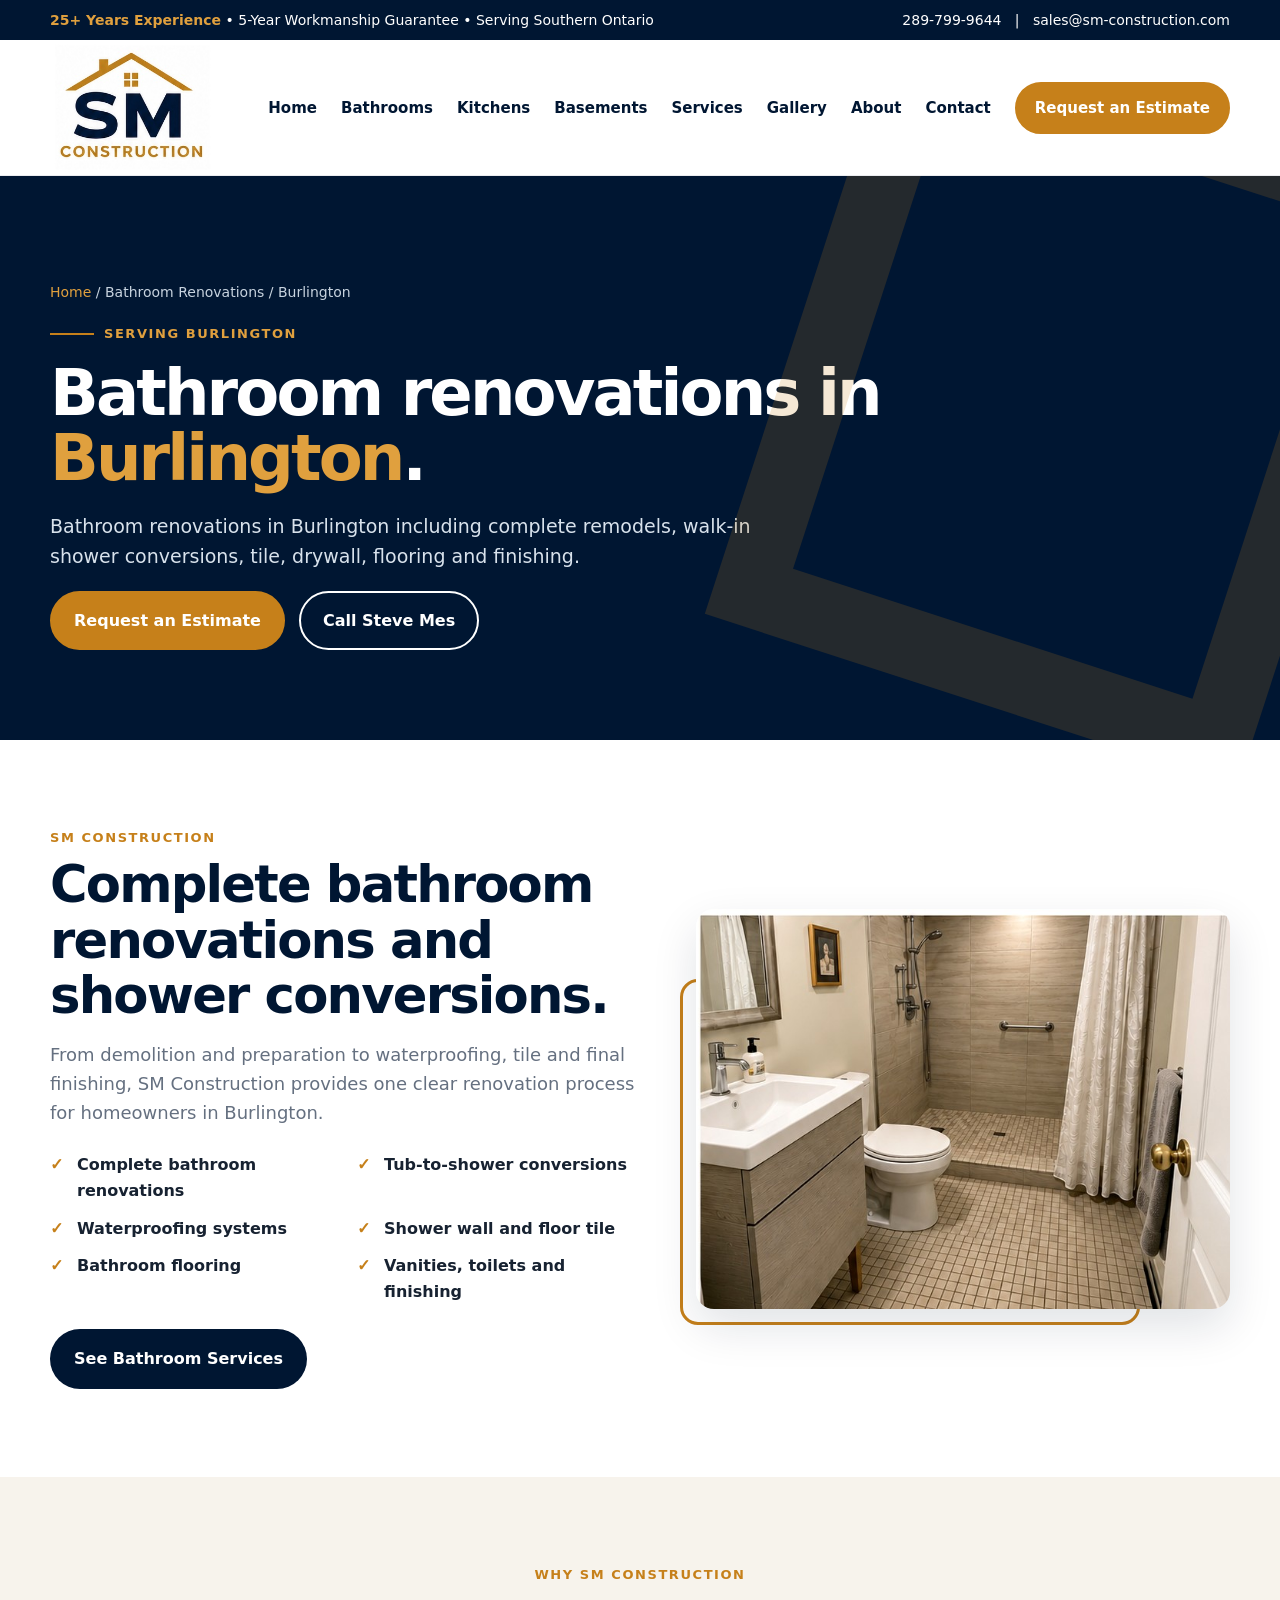
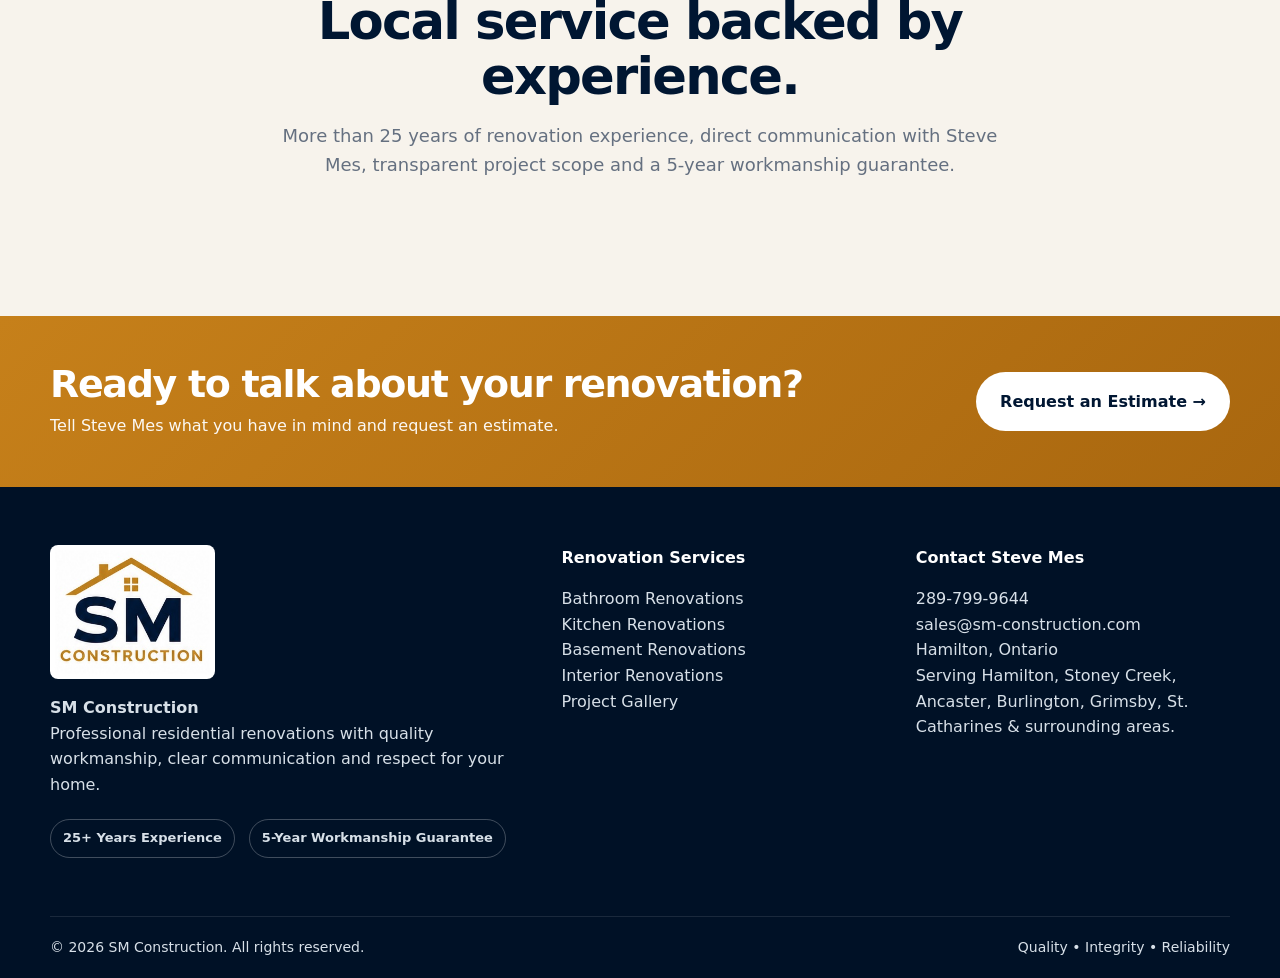
<file: bathroom-renovations-burlington.html>
<!doctype html>
<html lang="en-CA">
<head>
<meta charset="utf-8">
<meta name="viewport" content="width=device-width, initial-scale=1">
<title>Bathroom Renovations Burlington | SM Construction</title>
<meta name="description" content="Bathroom renovations in Burlington including complete remodels, walk-in shower conversions, tile, drywall, flooring and finishing.">
<link rel="canonical" href="https://www.sm-construction.com/bathroom-renovations-burlington.html">
<link rel="icon" type="image/png" href="assets/favicon.png">
<link rel="stylesheet" href="assets/styles.css?v=contrast-2">
<meta name="theme-color" content="#001632">
<meta property="og:title" content="Bathroom Renovations Burlington | SM Construction">
<meta property="og:description" content="Bathroom renovations in Burlington including complete remodels, walk-in shower conversions, tile, drywall, flooring and finishing.">
<meta property="og:type" content="website">
<meta property="og:image" content="https://www.sm-construction.com/assets/hero-basement.jpg">
<script type="application/ld+json">{"@context": "https://schema.org", "@type": "HomeAndConstructionBusiness", "name": "SM Construction", "url": "https://www.sm-construction.com/", "telephone": "+1-289-799-9644", "email": "sales@sm-construction.com", "founder": {"@type": "Person", "name": "Steve Mes"}, "areaServed": ["Hamilton", "Stoney Creek", "Ancaster", "Burlington", "Grimsby", "St. Catharines", "Niagara Region", "Southern Ontario"], "description": "Bathroom, kitchen, basement and interior renovation contractor serving Hamilton and surrounding Southern Ontario communities."}</script>
</head>
<body>

<div class="topbar">
  <div class="container">
    <div><span class="gold">25+ Years Experience</span> <span class="hide-mobile">• 5-Year Workmanship Guarantee • Serving Southern Ontario</span></div>
    <div class="hide-mobile"><a href="tel:+12897999644">289-799-9644</a> &nbsp; | &nbsp; <a href="mailto:sales@sm-construction.com">sales@sm-construction.com</a></div>
  </div>
</div>
<header class="site-header">
  <div class="container nav-wrap">
    <a class="logo-link" href="index.html" aria-label="SM Construction home">
      <img src="assets/sm-construction-logo.jpg" alt="SM Construction">
    </a>
    <button class="menu-button" aria-label="Open menu" aria-expanded="false">☰</button>
    <nav class="nav">
      <a class="" href="index.html">Home</a>
<a class="" href="bathrooms.html">Bathrooms</a>
<a class="" href="kitchens.html">Kitchens</a>
<a class="" href="basements.html">Basements</a>
<a class="" href="services.html">Services</a>
<a class="" href="gallery.html">Gallery</a>
<a class="" href="about.html">About</a>
<a class="" href="contact.html">Contact</a>
<a class="cta" href="contact.html">Request an Estimate</a>
    </nav>
  </div>
</header>


<main>
<section class="page-hero"><div class="container"><div class="breadcrumbs"><a href="index.html">Home</a> / Bathroom Renovations / Burlington</div><div class="eyebrow">Serving Burlington</div><h1>Bathroom renovations in <span>Burlington</span>.</h1><p>Bathroom renovations in Burlington including complete remodels, walk-in shower conversions, tile, drywall, flooring and finishing.</p><div class="actions"><a class="btn btn-gold" href="contact.html">Request an Estimate</a><a class="btn btn-outline" href="tel:+12897999644">Call Steve Mes</a></div></div></section>
<section class="section"><div class="container split">
<div><div class="kicker">SM Construction</div><h2>Complete bathroom renovations and shower conversions.</h2>
<p class="lead">From demolition and preparation to waterproofing, tile and final finishing, SM Construction provides one clear renovation process for homeowners in Burlington.</p>
<ul class="checks"><li>Complete bathroom renovations</li><li>Tub-to-shower conversions</li><li>Waterproofing systems</li><li>Shower wall and floor tile</li><li>Bathroom flooring</li><li>Vanities, toilets and finishing</li></ul>
<a class="btn btn-navy" href="bathrooms.html">See Bathroom Services</a></div>
<div class="photo-frame"><img src="assets/hero-bathroom.jpg" alt="Bathroom renovation service in Burlington"></div>
</div></section>
<section class="section alt"><div class="container"><div class="section-head center"><div class="kicker">Why SM Construction</div><h2>Local service backed by experience.</h2><p class="lead">More than 25 years of renovation experience, direct communication with Steve Mes, transparent project scope and a 5-year workmanship guarantee.</p></div></div></section>
</main>


<section class="cta-band">
  <div class="container">
    <div>
      <h2>Ready to talk about your renovation?</h2>
      <p>Tell Steve Mes what you have in mind and request an estimate.</p>
    </div>
    <a class="btn" href="contact.html">Request an Estimate →</a>
  </div>
</section>
<footer class="footer">
  <div class="container footer-main">
    <div>
      <img src="assets/sm-construction-logo.jpg" alt="SM Construction">
      <p><strong>SM Construction</strong><br>Professional residential renovations with quality workmanship, clear communication and respect for your home.</p>
      <div class="badge-row"><span class="badge">25+ Years Experience</span><span class="badge">5-Year Workmanship Guarantee</span></div>
    </div>
    <div>
      <h4>Renovation Services</h4>
      <p><a href="bathrooms.html">Bathroom Renovations</a><br>
      <a href="kitchens.html">Kitchen Renovations</a><br>
      <a href="basements.html">Basement Renovations</a><br>
      <a href="services.html">Interior Renovations</a><br>
      <a href="gallery.html">Project Gallery</a></p>
    </div>
    <div>
      <h4>Contact Steve Mes</h4>
      <p><a href="tel:+12897999644">289-799-9644</a><br>
      <a href="mailto:sales@sm-construction.com">sales@sm-construction.com</a><br>
      Hamilton, Ontario<br>
      Serving Hamilton, Stoney Creek, Ancaster, Burlington, Grimsby, St. Catharines & surrounding areas.</p>
    </div>
  </div>
  <div class="container footer-bottom">
    <span>© 2026 SM Construction. All rights reserved.</span>
    <span>Quality • Integrity • Reliability</span>
  </div>
</footer>
<div class="mobile-contact">
  <a href="tel:+12897999644">Call Steve</a>
  <a href="sms:+12897999644">Text Steve</a>
</div>
<script src="assets/site.js"></script>

</body>
</html>
</file>
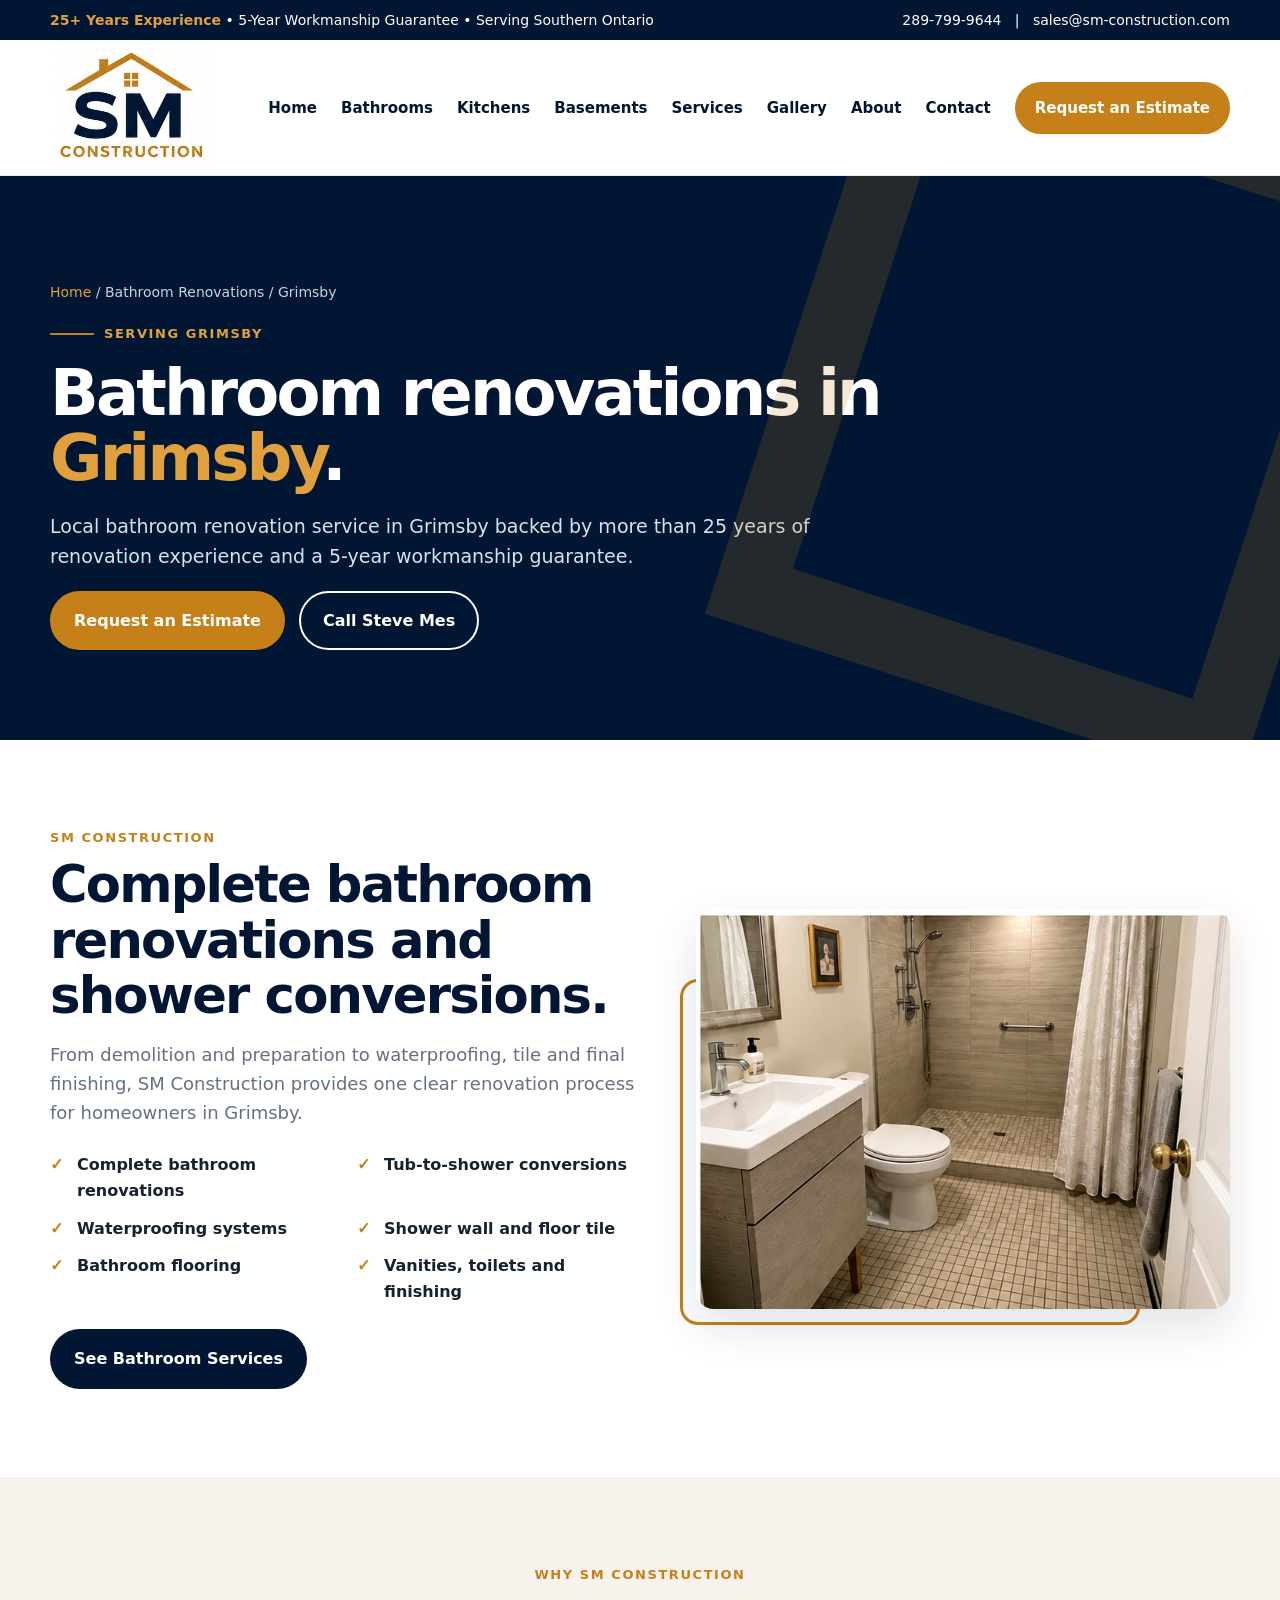
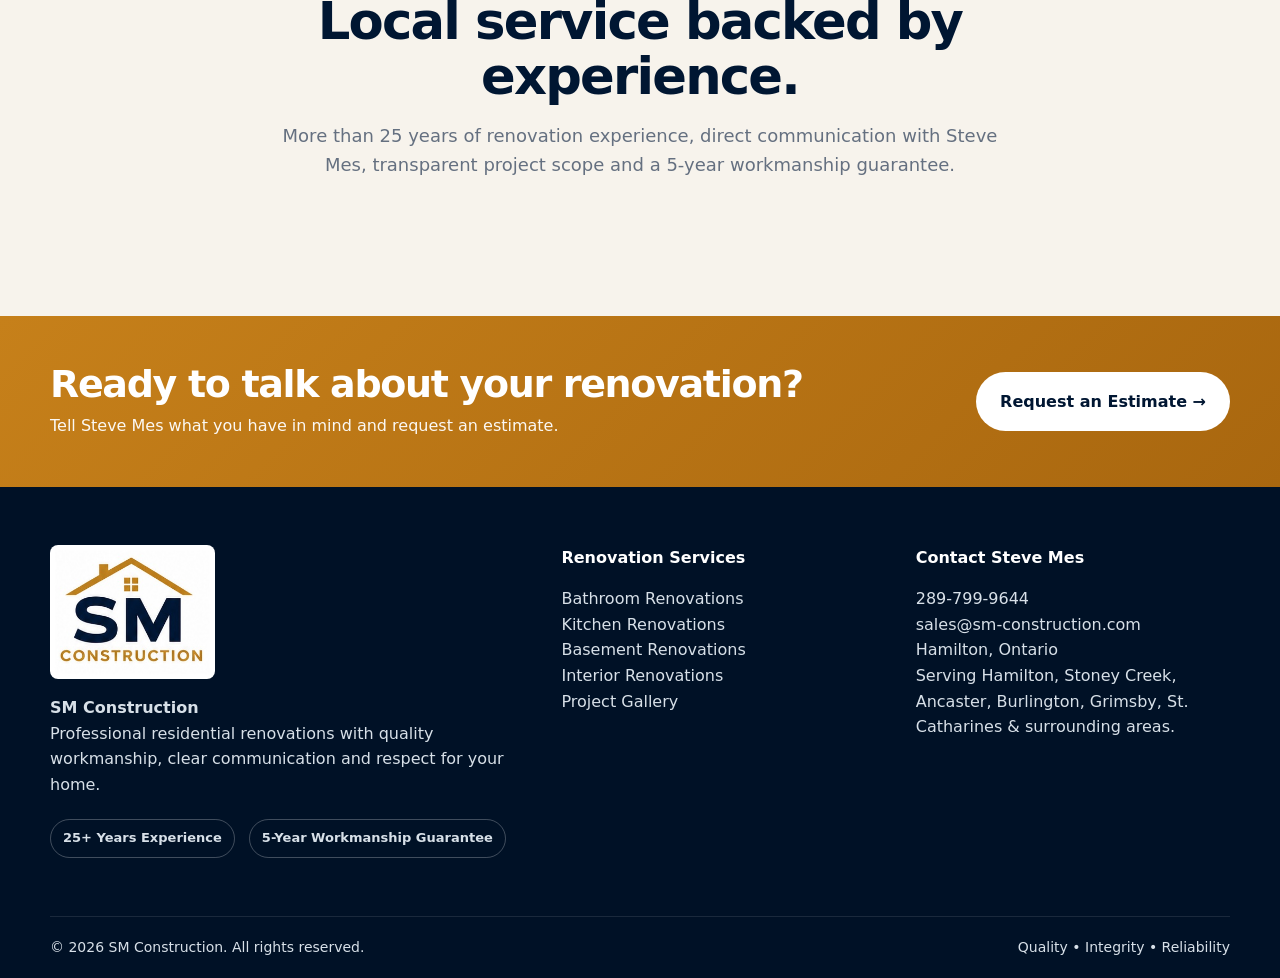
<file: bathroom-renovations-grimsby.html>
<!doctype html>
<html lang="en-CA">
<head>
<meta charset="utf-8">
<meta name="viewport" content="width=device-width, initial-scale=1">
<title>Bathroom Renovations Grimsby | SM Construction</title>
<meta name="description" content="Local bathroom renovation service in Grimsby backed by more than 25 years of renovation experience and a 5-year workmanship guarantee.">
<link rel="canonical" href="https://www.sm-construction.com/bathroom-renovations-grimsby.html">
<link rel="icon" type="image/png" href="assets/favicon.png">
<link rel="stylesheet" href="assets/styles.css?v=contrast-2">
<meta name="theme-color" content="#001632">
<meta property="og:title" content="Bathroom Renovations Grimsby | SM Construction">
<meta property="og:description" content="Local bathroom renovation service in Grimsby backed by more than 25 years of renovation experience and a 5-year workmanship guarantee.">
<meta property="og:type" content="website">
<meta property="og:image" content="https://www.sm-construction.com/assets/hero-basement.jpg">
<script type="application/ld+json">{"@context": "https://schema.org", "@type": "HomeAndConstructionBusiness", "name": "SM Construction", "url": "https://www.sm-construction.com/", "telephone": "+1-289-799-9644", "email": "sales@sm-construction.com", "founder": {"@type": "Person", "name": "Steve Mes"}, "areaServed": ["Hamilton", "Stoney Creek", "Ancaster", "Burlington", "Grimsby", "St. Catharines", "Niagara Region", "Southern Ontario"], "description": "Bathroom, kitchen, basement and interior renovation contractor serving Hamilton and surrounding Southern Ontario communities."}</script>
</head>
<body>

<div class="topbar">
  <div class="container">
    <div><span class="gold">25+ Years Experience</span> <span class="hide-mobile">• 5-Year Workmanship Guarantee • Serving Southern Ontario</span></div>
    <div class="hide-mobile"><a href="tel:+12897999644">289-799-9644</a> &nbsp; | &nbsp; <a href="mailto:sales@sm-construction.com">sales@sm-construction.com</a></div>
  </div>
</div>
<header class="site-header">
  <div class="container nav-wrap">
    <a class="logo-link" href="index.html" aria-label="SM Construction home">
      <img src="assets/sm-construction-logo.jpg" alt="SM Construction">
    </a>
    <button class="menu-button" aria-label="Open menu" aria-expanded="false">☰</button>
    <nav class="nav">
      <a class="" href="index.html">Home</a>
<a class="" href="bathrooms.html">Bathrooms</a>
<a class="" href="kitchens.html">Kitchens</a>
<a class="" href="basements.html">Basements</a>
<a class="" href="services.html">Services</a>
<a class="" href="gallery.html">Gallery</a>
<a class="" href="about.html">About</a>
<a class="" href="contact.html">Contact</a>
<a class="cta" href="contact.html">Request an Estimate</a>
    </nav>
  </div>
</header>


<main>
<section class="page-hero"><div class="container"><div class="breadcrumbs"><a href="index.html">Home</a> / Bathroom Renovations / Grimsby</div><div class="eyebrow">Serving Grimsby</div><h1>Bathroom renovations in <span>Grimsby</span>.</h1><p>Local bathroom renovation service in Grimsby backed by more than 25 years of renovation experience and a 5-year workmanship guarantee.</p><div class="actions"><a class="btn btn-gold" href="contact.html">Request an Estimate</a><a class="btn btn-outline" href="tel:+12897999644">Call Steve Mes</a></div></div></section>
<section class="section"><div class="container split">
<div><div class="kicker">SM Construction</div><h2>Complete bathroom renovations and shower conversions.</h2>
<p class="lead">From demolition and preparation to waterproofing, tile and final finishing, SM Construction provides one clear renovation process for homeowners in Grimsby.</p>
<ul class="checks"><li>Complete bathroom renovations</li><li>Tub-to-shower conversions</li><li>Waterproofing systems</li><li>Shower wall and floor tile</li><li>Bathroom flooring</li><li>Vanities, toilets and finishing</li></ul>
<a class="btn btn-navy" href="bathrooms.html">See Bathroom Services</a></div>
<div class="photo-frame"><img src="assets/hero-bathroom.jpg" alt="Bathroom renovation service in Grimsby"></div>
</div></section>
<section class="section alt"><div class="container"><div class="section-head center"><div class="kicker">Why SM Construction</div><h2>Local service backed by experience.</h2><p class="lead">More than 25 years of renovation experience, direct communication with Steve Mes, transparent project scope and a 5-year workmanship guarantee.</p></div></div></section>
</main>


<section class="cta-band">
  <div class="container">
    <div>
      <h2>Ready to talk about your renovation?</h2>
      <p>Tell Steve Mes what you have in mind and request an estimate.</p>
    </div>
    <a class="btn" href="contact.html">Request an Estimate →</a>
  </div>
</section>
<footer class="footer">
  <div class="container footer-main">
    <div>
      <img src="assets/sm-construction-logo.jpg" alt="SM Construction">
      <p><strong>SM Construction</strong><br>Professional residential renovations with quality workmanship, clear communication and respect for your home.</p>
      <div class="badge-row"><span class="badge">25+ Years Experience</span><span class="badge">5-Year Workmanship Guarantee</span></div>
    </div>
    <div>
      <h4>Renovation Services</h4>
      <p><a href="bathrooms.html">Bathroom Renovations</a><br>
      <a href="kitchens.html">Kitchen Renovations</a><br>
      <a href="basements.html">Basement Renovations</a><br>
      <a href="services.html">Interior Renovations</a><br>
      <a href="gallery.html">Project Gallery</a></p>
    </div>
    <div>
      <h4>Contact Steve Mes</h4>
      <p><a href="tel:+12897999644">289-799-9644</a><br>
      <a href="mailto:sales@sm-construction.com">sales@sm-construction.com</a><br>
      Hamilton, Ontario<br>
      Serving Hamilton, Stoney Creek, Ancaster, Burlington, Grimsby, St. Catharines & surrounding areas.</p>
    </div>
  </div>
  <div class="container footer-bottom">
    <span>© 2026 SM Construction. All rights reserved.</span>
    <span>Quality • Integrity • Reliability</span>
  </div>
</footer>
<div class="mobile-contact">
  <a href="tel:+12897999644">Call Steve</a>
  <a href="sms:+12897999644">Text Steve</a>
</div>
<script src="assets/site.js"></script>

</body>
</html>
</file>
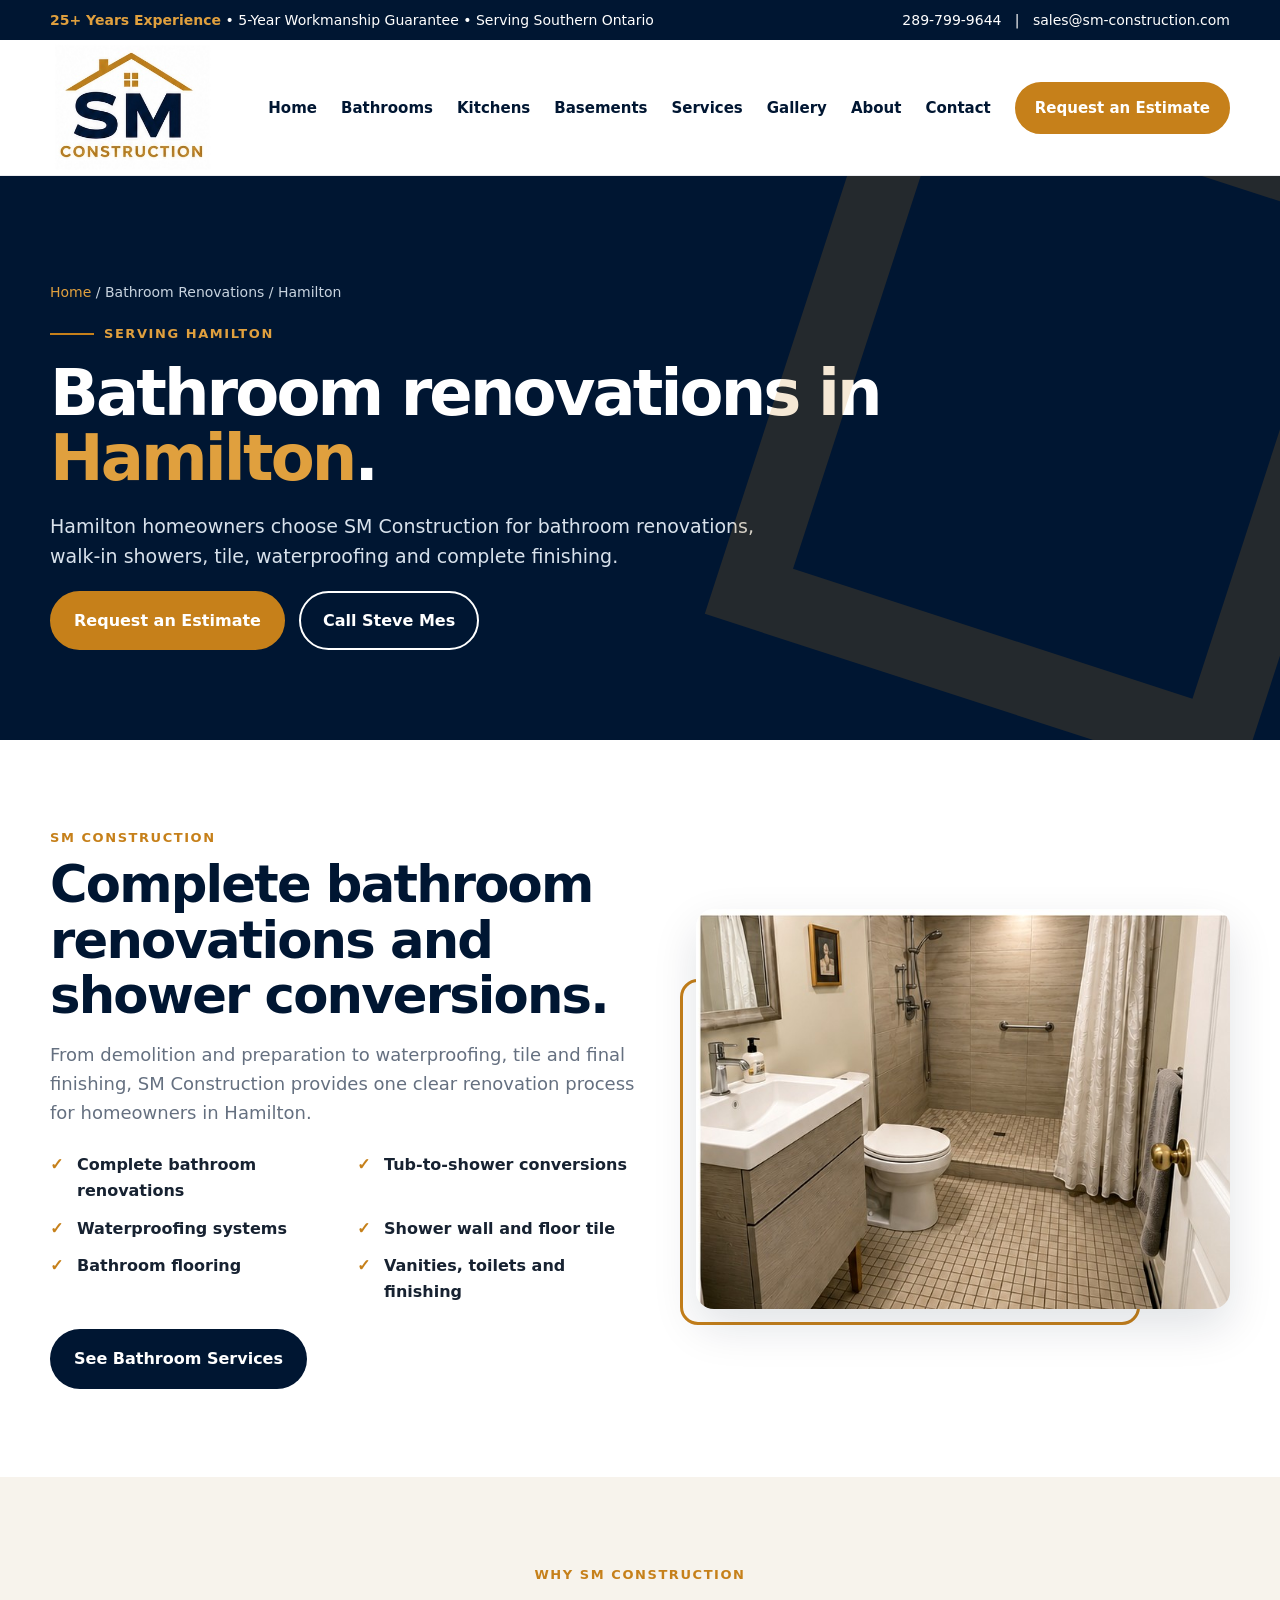
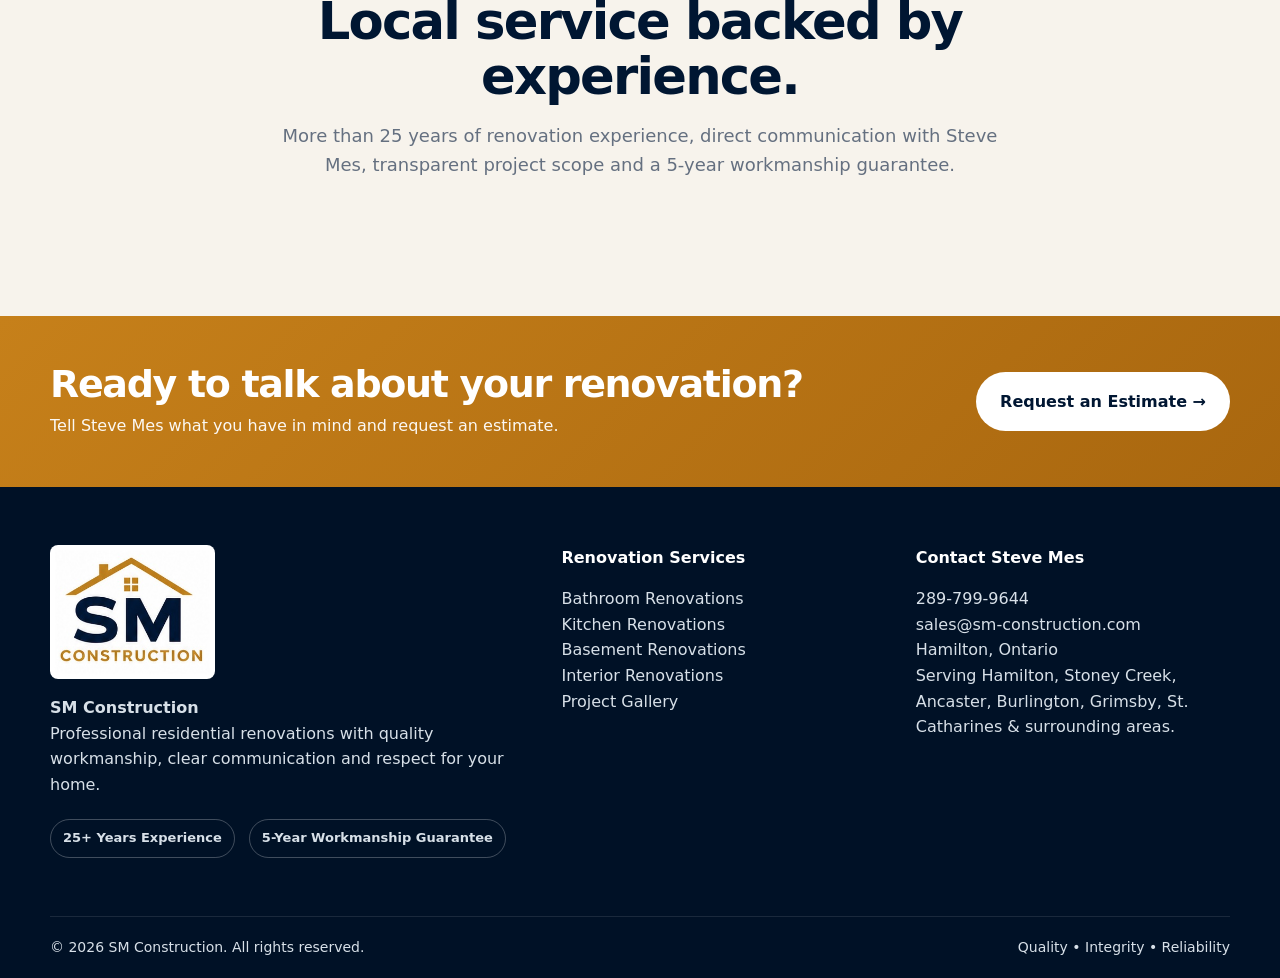
<file: bathroom-renovations-hamilton.html>
<!doctype html>
<html lang="en-CA">
<head>
<meta charset="utf-8">
<meta name="viewport" content="width=device-width, initial-scale=1">
<title>Bathroom Renovations Hamilton | SM Construction</title>
<meta name="description" content="Hamilton homeowners choose SM Construction for bathroom renovations, walk-in showers, tile, waterproofing and complete finishing.">
<link rel="canonical" href="https://www.sm-construction.com/bathroom-renovations-hamilton.html">
<link rel="icon" type="image/png" href="assets/favicon.png">
<link rel="stylesheet" href="assets/styles.css?v=contrast-2">
<meta name="theme-color" content="#001632">
<meta property="og:title" content="Bathroom Renovations Hamilton | SM Construction">
<meta property="og:description" content="Hamilton homeowners choose SM Construction for bathroom renovations, walk-in showers, tile, waterproofing and complete finishing.">
<meta property="og:type" content="website">
<meta property="og:image" content="https://www.sm-construction.com/assets/hero-basement.jpg">
<script type="application/ld+json">{"@context": "https://schema.org", "@type": "HomeAndConstructionBusiness", "name": "SM Construction", "url": "https://www.sm-construction.com/", "telephone": "+1-289-799-9644", "email": "sales@sm-construction.com", "founder": {"@type": "Person", "name": "Steve Mes"}, "areaServed": ["Hamilton", "Stoney Creek", "Ancaster", "Burlington", "Grimsby", "St. Catharines", "Niagara Region", "Southern Ontario"], "description": "Bathroom, kitchen, basement and interior renovation contractor serving Hamilton and surrounding Southern Ontario communities."}</script>
</head>
<body>

<div class="topbar">
  <div class="container">
    <div><span class="gold">25+ Years Experience</span> <span class="hide-mobile">• 5-Year Workmanship Guarantee • Serving Southern Ontario</span></div>
    <div class="hide-mobile"><a href="tel:+12897999644">289-799-9644</a> &nbsp; | &nbsp; <a href="mailto:sales@sm-construction.com">sales@sm-construction.com</a></div>
  </div>
</div>
<header class="site-header">
  <div class="container nav-wrap">
    <a class="logo-link" href="index.html" aria-label="SM Construction home">
      <img src="assets/sm-construction-logo.jpg" alt="SM Construction">
    </a>
    <button class="menu-button" aria-label="Open menu" aria-expanded="false">☰</button>
    <nav class="nav">
      <a class="" href="index.html">Home</a>
<a class="" href="bathrooms.html">Bathrooms</a>
<a class="" href="kitchens.html">Kitchens</a>
<a class="" href="basements.html">Basements</a>
<a class="" href="services.html">Services</a>
<a class="" href="gallery.html">Gallery</a>
<a class="" href="about.html">About</a>
<a class="" href="contact.html">Contact</a>
<a class="cta" href="contact.html">Request an Estimate</a>
    </nav>
  </div>
</header>


<main>
<section class="page-hero"><div class="container"><div class="breadcrumbs"><a href="index.html">Home</a> / Bathroom Renovations / Hamilton</div><div class="eyebrow">Serving Hamilton</div><h1>Bathroom renovations in <span>Hamilton</span>.</h1><p>Hamilton homeowners choose SM Construction for bathroom renovations, walk-in showers, tile, waterproofing and complete finishing.</p><div class="actions"><a class="btn btn-gold" href="contact.html">Request an Estimate</a><a class="btn btn-outline" href="tel:+12897999644">Call Steve Mes</a></div></div></section>
<section class="section"><div class="container split">
<div><div class="kicker">SM Construction</div><h2>Complete bathroom renovations and shower conversions.</h2>
<p class="lead">From demolition and preparation to waterproofing, tile and final finishing, SM Construction provides one clear renovation process for homeowners in Hamilton.</p>
<ul class="checks"><li>Complete bathroom renovations</li><li>Tub-to-shower conversions</li><li>Waterproofing systems</li><li>Shower wall and floor tile</li><li>Bathroom flooring</li><li>Vanities, toilets and finishing</li></ul>
<a class="btn btn-navy" href="bathrooms.html">See Bathroom Services</a></div>
<div class="photo-frame"><img src="assets/hero-bathroom.jpg" alt="Bathroom renovation service in Hamilton"></div>
</div></section>
<section class="section alt"><div class="container"><div class="section-head center"><div class="kicker">Why SM Construction</div><h2>Local service backed by experience.</h2><p class="lead">More than 25 years of renovation experience, direct communication with Steve Mes, transparent project scope and a 5-year workmanship guarantee.</p></div></div></section>
</main>


<section class="cta-band">
  <div class="container">
    <div>
      <h2>Ready to talk about your renovation?</h2>
      <p>Tell Steve Mes what you have in mind and request an estimate.</p>
    </div>
    <a class="btn" href="contact.html">Request an Estimate →</a>
  </div>
</section>
<footer class="footer">
  <div class="container footer-main">
    <div>
      <img src="assets/sm-construction-logo.jpg" alt="SM Construction">
      <p><strong>SM Construction</strong><br>Professional residential renovations with quality workmanship, clear communication and respect for your home.</p>
      <div class="badge-row"><span class="badge">25+ Years Experience</span><span class="badge">5-Year Workmanship Guarantee</span></div>
    </div>
    <div>
      <h4>Renovation Services</h4>
      <p><a href="bathrooms.html">Bathroom Renovations</a><br>
      <a href="kitchens.html">Kitchen Renovations</a><br>
      <a href="basements.html">Basement Renovations</a><br>
      <a href="services.html">Interior Renovations</a><br>
      <a href="gallery.html">Project Gallery</a></p>
    </div>
    <div>
      <h4>Contact Steve Mes</h4>
      <p><a href="tel:+12897999644">289-799-9644</a><br>
      <a href="mailto:sales@sm-construction.com">sales@sm-construction.com</a><br>
      Hamilton, Ontario<br>
      Serving Hamilton, Stoney Creek, Ancaster, Burlington, Grimsby, St. Catharines & surrounding areas.</p>
    </div>
  </div>
  <div class="container footer-bottom">
    <span>© 2026 SM Construction. All rights reserved.</span>
    <span>Quality • Integrity • Reliability</span>
  </div>
</footer>
<div class="mobile-contact">
  <a href="tel:+12897999644">Call Steve</a>
  <a href="sms:+12897999644">Text Steve</a>
</div>
<script src="assets/site.js"></script>

</body>
</html>
</file>
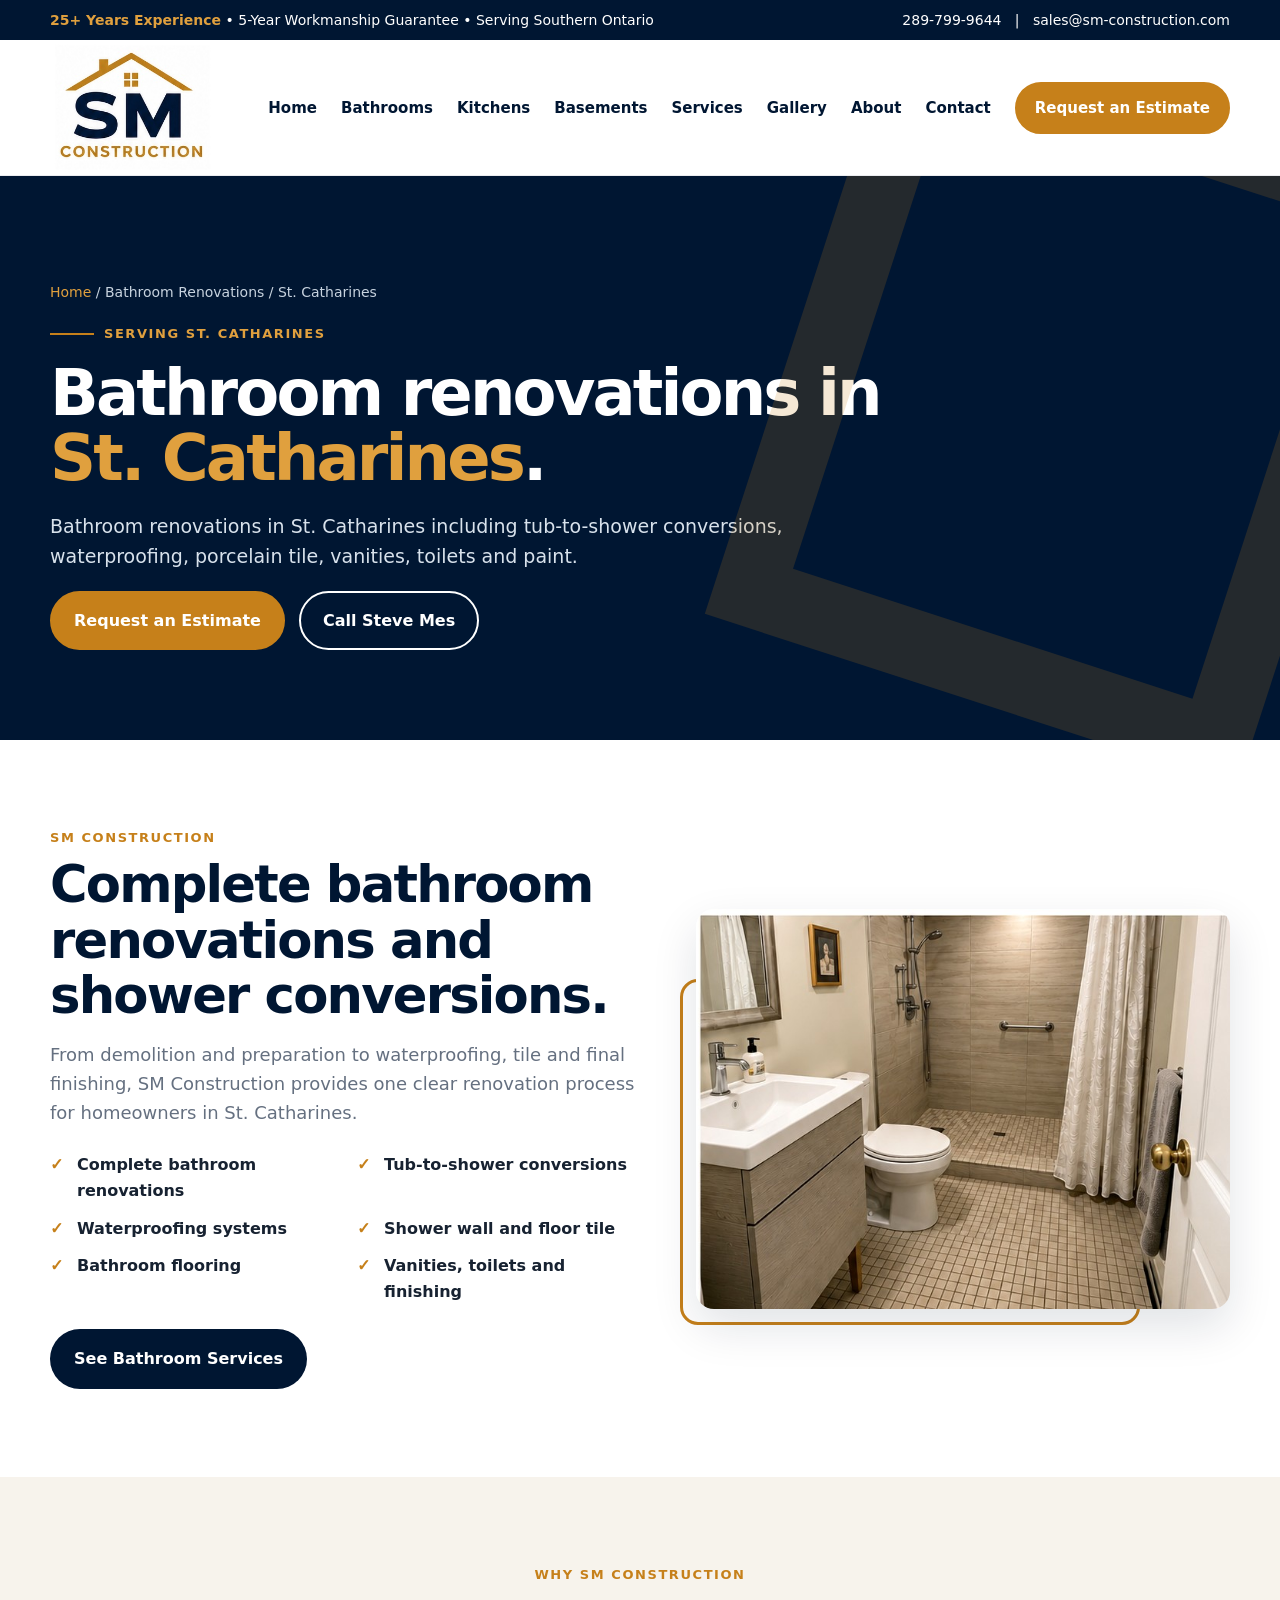
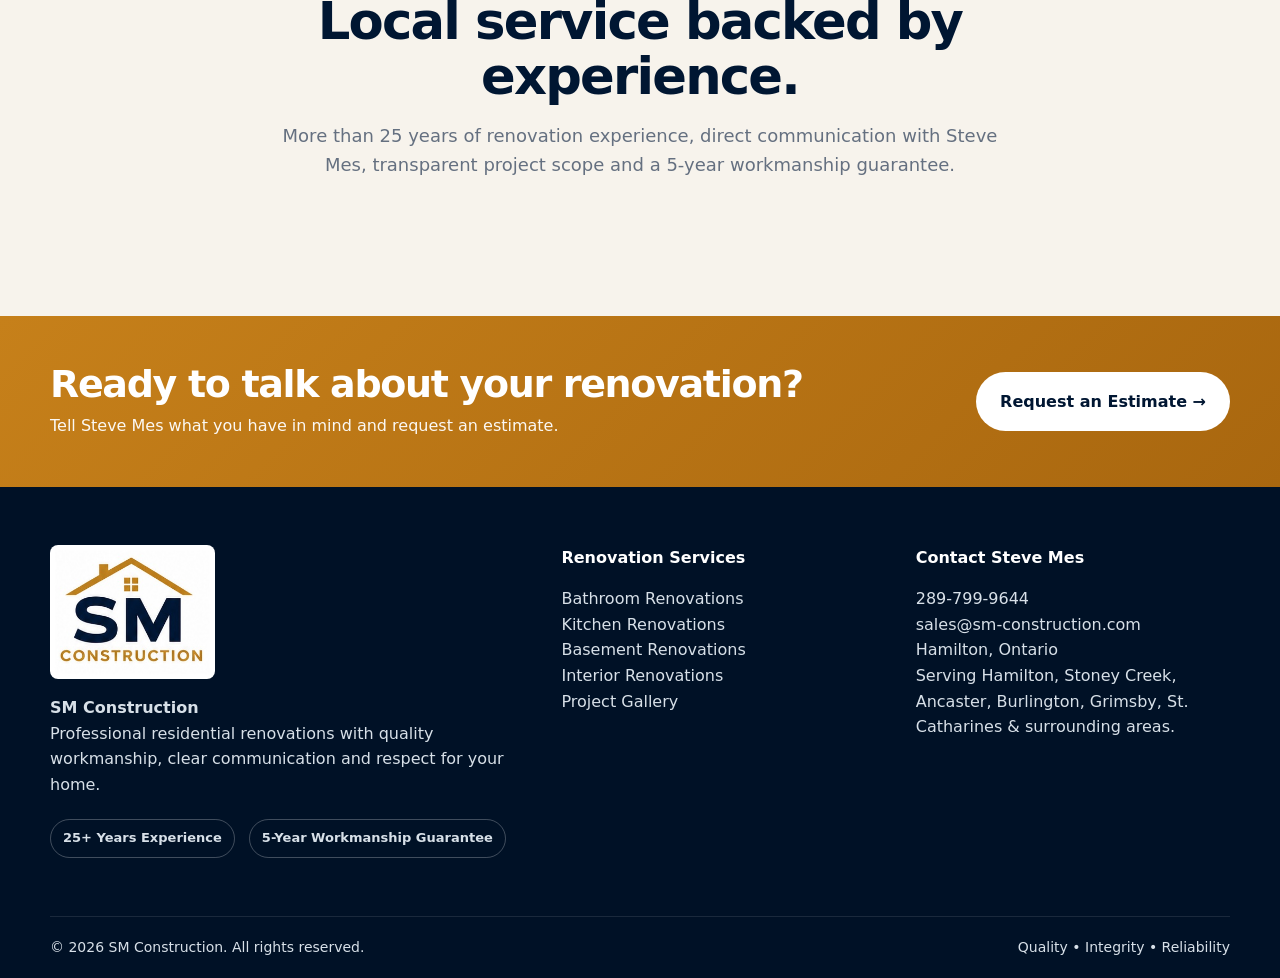
<file: bathroom-renovations-st-catharines.html>
<!doctype html>
<html lang="en-CA">
<head>
<meta charset="utf-8">
<meta name="viewport" content="width=device-width, initial-scale=1">
<title>Bathroom Renovations St. Catharines | SM Construction</title>
<meta name="description" content="Bathroom renovations in St. Catharines including tub-to-shower conversions, waterproofing, porcelain tile, vanities, toilets and paint.">
<link rel="canonical" href="https://www.sm-construction.com/bathroom-renovations-st-catharines.html">
<link rel="icon" type="image/png" href="assets/favicon.png">
<link rel="stylesheet" href="assets/styles.css?v=contrast-2">
<meta name="theme-color" content="#001632">
<meta property="og:title" content="Bathroom Renovations St. Catharines | SM Construction">
<meta property="og:description" content="Bathroom renovations in St. Catharines including tub-to-shower conversions, waterproofing, porcelain tile, vanities, toilets and paint.">
<meta property="og:type" content="website">
<meta property="og:image" content="https://www.sm-construction.com/assets/hero-basement.jpg">
<script type="application/ld+json">{"@context": "https://schema.org", "@type": "HomeAndConstructionBusiness", "name": "SM Construction", "url": "https://www.sm-construction.com/", "telephone": "+1-289-799-9644", "email": "sales@sm-construction.com", "founder": {"@type": "Person", "name": "Steve Mes"}, "areaServed": ["Hamilton", "Stoney Creek", "Ancaster", "Burlington", "Grimsby", "St. Catharines", "Niagara Region", "Southern Ontario"], "description": "Bathroom, kitchen, basement and interior renovation contractor serving Hamilton and surrounding Southern Ontario communities."}</script>
</head>
<body>

<div class="topbar">
  <div class="container">
    <div><span class="gold">25+ Years Experience</span> <span class="hide-mobile">• 5-Year Workmanship Guarantee • Serving Southern Ontario</span></div>
    <div class="hide-mobile"><a href="tel:+12897999644">289-799-9644</a> &nbsp; | &nbsp; <a href="mailto:sales@sm-construction.com">sales@sm-construction.com</a></div>
  </div>
</div>
<header class="site-header">
  <div class="container nav-wrap">
    <a class="logo-link" href="index.html" aria-label="SM Construction home">
      <img src="assets/sm-construction-logo.jpg" alt="SM Construction">
    </a>
    <button class="menu-button" aria-label="Open menu" aria-expanded="false">☰</button>
    <nav class="nav">
      <a class="" href="index.html">Home</a>
<a class="" href="bathrooms.html">Bathrooms</a>
<a class="" href="kitchens.html">Kitchens</a>
<a class="" href="basements.html">Basements</a>
<a class="" href="services.html">Services</a>
<a class="" href="gallery.html">Gallery</a>
<a class="" href="about.html">About</a>
<a class="" href="contact.html">Contact</a>
<a class="cta" href="contact.html">Request an Estimate</a>
    </nav>
  </div>
</header>


<main>
<section class="page-hero"><div class="container"><div class="breadcrumbs"><a href="index.html">Home</a> / Bathroom Renovations / St. Catharines</div><div class="eyebrow">Serving St. Catharines</div><h1>Bathroom renovations in <span>St. Catharines</span>.</h1><p>Bathroom renovations in St. Catharines including tub-to-shower conversions, waterproofing, porcelain tile, vanities, toilets and paint.</p><div class="actions"><a class="btn btn-gold" href="contact.html">Request an Estimate</a><a class="btn btn-outline" href="tel:+12897999644">Call Steve Mes</a></div></div></section>
<section class="section"><div class="container split">
<div><div class="kicker">SM Construction</div><h2>Complete bathroom renovations and shower conversions.</h2>
<p class="lead">From demolition and preparation to waterproofing, tile and final finishing, SM Construction provides one clear renovation process for homeowners in St. Catharines.</p>
<ul class="checks"><li>Complete bathroom renovations</li><li>Tub-to-shower conversions</li><li>Waterproofing systems</li><li>Shower wall and floor tile</li><li>Bathroom flooring</li><li>Vanities, toilets and finishing</li></ul>
<a class="btn btn-navy" href="bathrooms.html">See Bathroom Services</a></div>
<div class="photo-frame"><img src="assets/hero-bathroom.jpg" alt="Bathroom renovation service in St. Catharines"></div>
</div></section>
<section class="section alt"><div class="container"><div class="section-head center"><div class="kicker">Why SM Construction</div><h2>Local service backed by experience.</h2><p class="lead">More than 25 years of renovation experience, direct communication with Steve Mes, transparent project scope and a 5-year workmanship guarantee.</p></div></div></section>
</main>


<section class="cta-band">
  <div class="container">
    <div>
      <h2>Ready to talk about your renovation?</h2>
      <p>Tell Steve Mes what you have in mind and request an estimate.</p>
    </div>
    <a class="btn" href="contact.html">Request an Estimate →</a>
  </div>
</section>
<footer class="footer">
  <div class="container footer-main">
    <div>
      <img src="assets/sm-construction-logo.jpg" alt="SM Construction">
      <p><strong>SM Construction</strong><br>Professional residential renovations with quality workmanship, clear communication and respect for your home.</p>
      <div class="badge-row"><span class="badge">25+ Years Experience</span><span class="badge">5-Year Workmanship Guarantee</span></div>
    </div>
    <div>
      <h4>Renovation Services</h4>
      <p><a href="bathrooms.html">Bathroom Renovations</a><br>
      <a href="kitchens.html">Kitchen Renovations</a><br>
      <a href="basements.html">Basement Renovations</a><br>
      <a href="services.html">Interior Renovations</a><br>
      <a href="gallery.html">Project Gallery</a></p>
    </div>
    <div>
      <h4>Contact Steve Mes</h4>
      <p><a href="tel:+12897999644">289-799-9644</a><br>
      <a href="mailto:sales@sm-construction.com">sales@sm-construction.com</a><br>
      Hamilton, Ontario<br>
      Serving Hamilton, Stoney Creek, Ancaster, Burlington, Grimsby, St. Catharines & surrounding areas.</p>
    </div>
  </div>
  <div class="container footer-bottom">
    <span>© 2026 SM Construction. All rights reserved.</span>
    <span>Quality • Integrity • Reliability</span>
  </div>
</footer>
<div class="mobile-contact">
  <a href="tel:+12897999644">Call Steve</a>
  <a href="sms:+12897999644">Text Steve</a>
</div>
<script src="assets/site.js"></script>

</body>
</html>
</file>
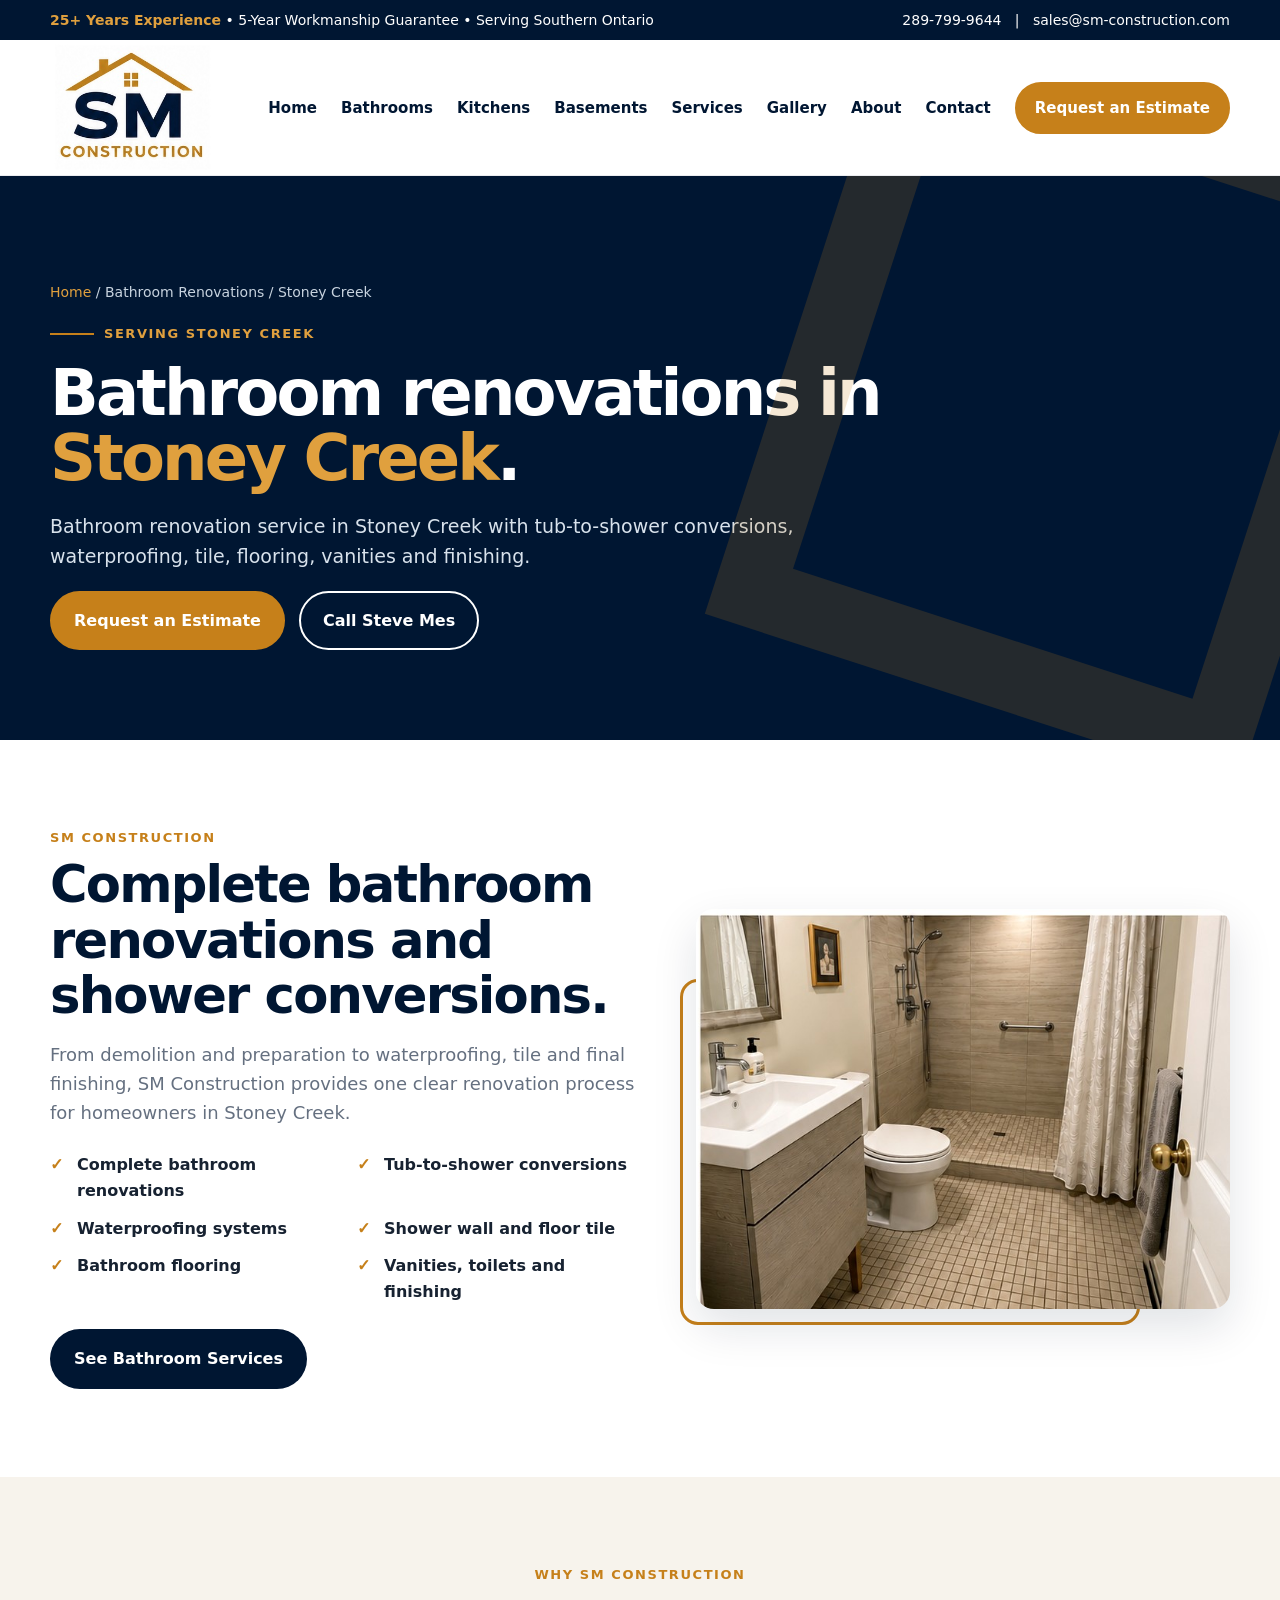
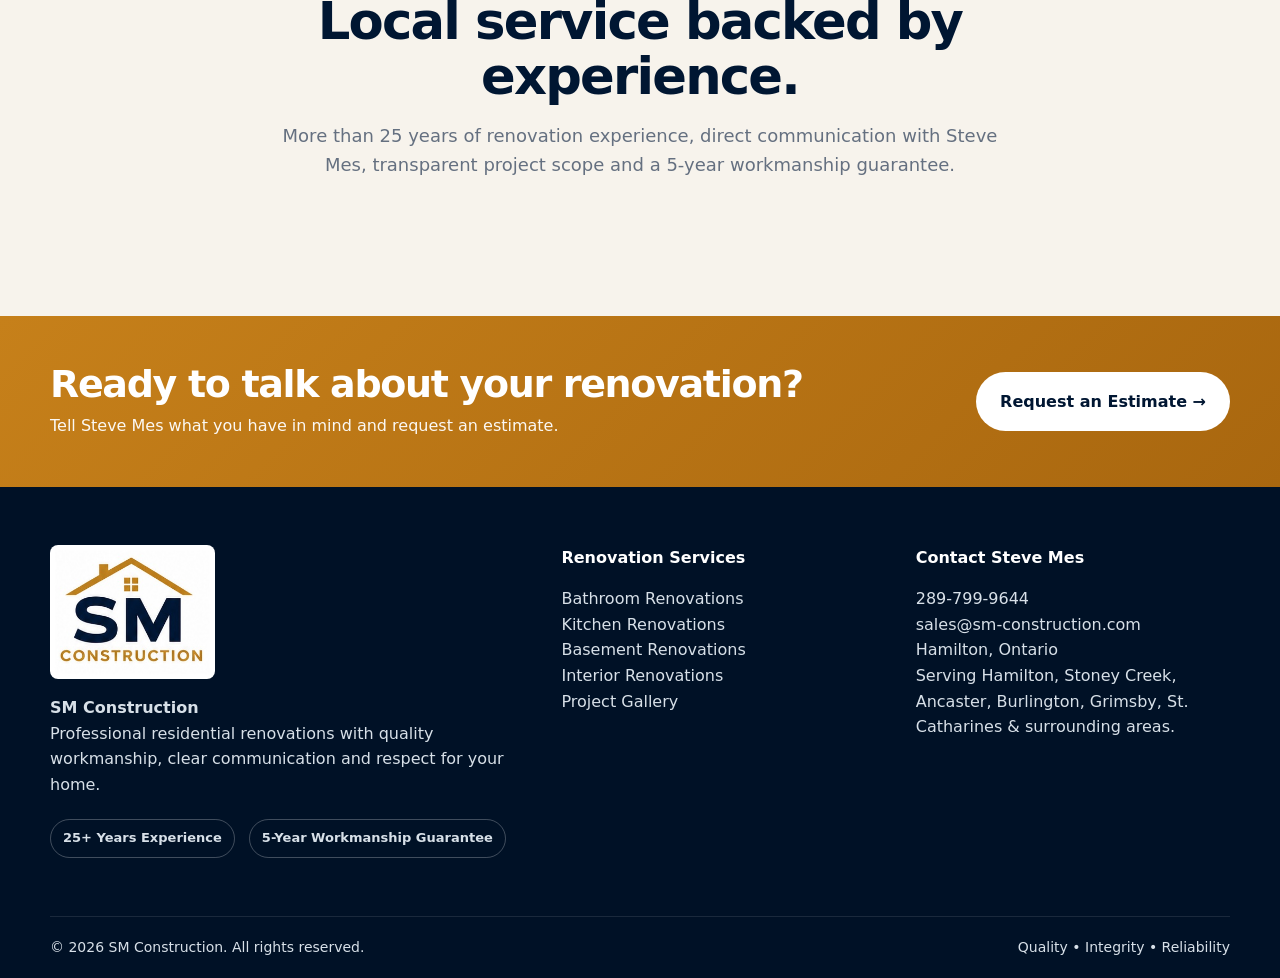
<file: bathroom-renovations-stoney-creek.html>
<!doctype html>
<html lang="en-CA">
<head>
<meta charset="utf-8">
<meta name="viewport" content="width=device-width, initial-scale=1">
<title>Bathroom Renovations Stoney Creek | SM Construction</title>
<meta name="description" content="Bathroom renovation service in Stoney Creek with tub-to-shower conversions, waterproofing, tile, flooring, vanities and finishing.">
<link rel="canonical" href="https://www.sm-construction.com/bathroom-renovations-stoney-creek.html">
<link rel="icon" type="image/png" href="assets/favicon.png">
<link rel="stylesheet" href="assets/styles.css?v=contrast-2">
<meta name="theme-color" content="#001632">
<meta property="og:title" content="Bathroom Renovations Stoney Creek | SM Construction">
<meta property="og:description" content="Bathroom renovation service in Stoney Creek with tub-to-shower conversions, waterproofing, tile, flooring, vanities and finishing.">
<meta property="og:type" content="website">
<meta property="og:image" content="https://www.sm-construction.com/assets/hero-basement.jpg">
<script type="application/ld+json">{"@context": "https://schema.org", "@type": "HomeAndConstructionBusiness", "name": "SM Construction", "url": "https://www.sm-construction.com/", "telephone": "+1-289-799-9644", "email": "sales@sm-construction.com", "founder": {"@type": "Person", "name": "Steve Mes"}, "areaServed": ["Hamilton", "Stoney Creek", "Ancaster", "Burlington", "Grimsby", "St. Catharines", "Niagara Region", "Southern Ontario"], "description": "Bathroom, kitchen, basement and interior renovation contractor serving Hamilton and surrounding Southern Ontario communities."}</script>
</head>
<body>

<div class="topbar">
  <div class="container">
    <div><span class="gold">25+ Years Experience</span> <span class="hide-mobile">• 5-Year Workmanship Guarantee • Serving Southern Ontario</span></div>
    <div class="hide-mobile"><a href="tel:+12897999644">289-799-9644</a> &nbsp; | &nbsp; <a href="mailto:sales@sm-construction.com">sales@sm-construction.com</a></div>
  </div>
</div>
<header class="site-header">
  <div class="container nav-wrap">
    <a class="logo-link" href="index.html" aria-label="SM Construction home">
      <img src="assets/sm-construction-logo.jpg" alt="SM Construction">
    </a>
    <button class="menu-button" aria-label="Open menu" aria-expanded="false">☰</button>
    <nav class="nav">
      <a class="" href="index.html">Home</a>
<a class="" href="bathrooms.html">Bathrooms</a>
<a class="" href="kitchens.html">Kitchens</a>
<a class="" href="basements.html">Basements</a>
<a class="" href="services.html">Services</a>
<a class="" href="gallery.html">Gallery</a>
<a class="" href="about.html">About</a>
<a class="" href="contact.html">Contact</a>
<a class="cta" href="contact.html">Request an Estimate</a>
    </nav>
  </div>
</header>


<main>
<section class="page-hero"><div class="container"><div class="breadcrumbs"><a href="index.html">Home</a> / Bathroom Renovations / Stoney Creek</div><div class="eyebrow">Serving Stoney Creek</div><h1>Bathroom renovations in <span>Stoney Creek</span>.</h1><p>Bathroom renovation service in Stoney Creek with tub-to-shower conversions, waterproofing, tile, flooring, vanities and finishing.</p><div class="actions"><a class="btn btn-gold" href="contact.html">Request an Estimate</a><a class="btn btn-outline" href="tel:+12897999644">Call Steve Mes</a></div></div></section>
<section class="section"><div class="container split">
<div><div class="kicker">SM Construction</div><h2>Complete bathroom renovations and shower conversions.</h2>
<p class="lead">From demolition and preparation to waterproofing, tile and final finishing, SM Construction provides one clear renovation process for homeowners in Stoney Creek.</p>
<ul class="checks"><li>Complete bathroom renovations</li><li>Tub-to-shower conversions</li><li>Waterproofing systems</li><li>Shower wall and floor tile</li><li>Bathroom flooring</li><li>Vanities, toilets and finishing</li></ul>
<a class="btn btn-navy" href="bathrooms.html">See Bathroom Services</a></div>
<div class="photo-frame"><img src="assets/hero-bathroom.jpg" alt="Bathroom renovation service in Stoney Creek"></div>
</div></section>
<section class="section alt"><div class="container"><div class="section-head center"><div class="kicker">Why SM Construction</div><h2>Local service backed by experience.</h2><p class="lead">More than 25 years of renovation experience, direct communication with Steve Mes, transparent project scope and a 5-year workmanship guarantee.</p></div></div></section>
</main>


<section class="cta-band">
  <div class="container">
    <div>
      <h2>Ready to talk about your renovation?</h2>
      <p>Tell Steve Mes what you have in mind and request an estimate.</p>
    </div>
    <a class="btn" href="contact.html">Request an Estimate →</a>
  </div>
</section>
<footer class="footer">
  <div class="container footer-main">
    <div>
      <img src="assets/sm-construction-logo.jpg" alt="SM Construction">
      <p><strong>SM Construction</strong><br>Professional residential renovations with quality workmanship, clear communication and respect for your home.</p>
      <div class="badge-row"><span class="badge">25+ Years Experience</span><span class="badge">5-Year Workmanship Guarantee</span></div>
    </div>
    <div>
      <h4>Renovation Services</h4>
      <p><a href="bathrooms.html">Bathroom Renovations</a><br>
      <a href="kitchens.html">Kitchen Renovations</a><br>
      <a href="basements.html">Basement Renovations</a><br>
      <a href="services.html">Interior Renovations</a><br>
      <a href="gallery.html">Project Gallery</a></p>
    </div>
    <div>
      <h4>Contact Steve Mes</h4>
      <p><a href="tel:+12897999644">289-799-9644</a><br>
      <a href="mailto:sales@sm-construction.com">sales@sm-construction.com</a><br>
      Hamilton, Ontario<br>
      Serving Hamilton, Stoney Creek, Ancaster, Burlington, Grimsby, St. Catharines & surrounding areas.</p>
    </div>
  </div>
  <div class="container footer-bottom">
    <span>© 2026 SM Construction. All rights reserved.</span>
    <span>Quality • Integrity • Reliability</span>
  </div>
</footer>
<div class="mobile-contact">
  <a href="tel:+12897999644">Call Steve</a>
  <a href="sms:+12897999644">Text Steve</a>
</div>
<script src="assets/site.js"></script>

</body>
</html>
</file>
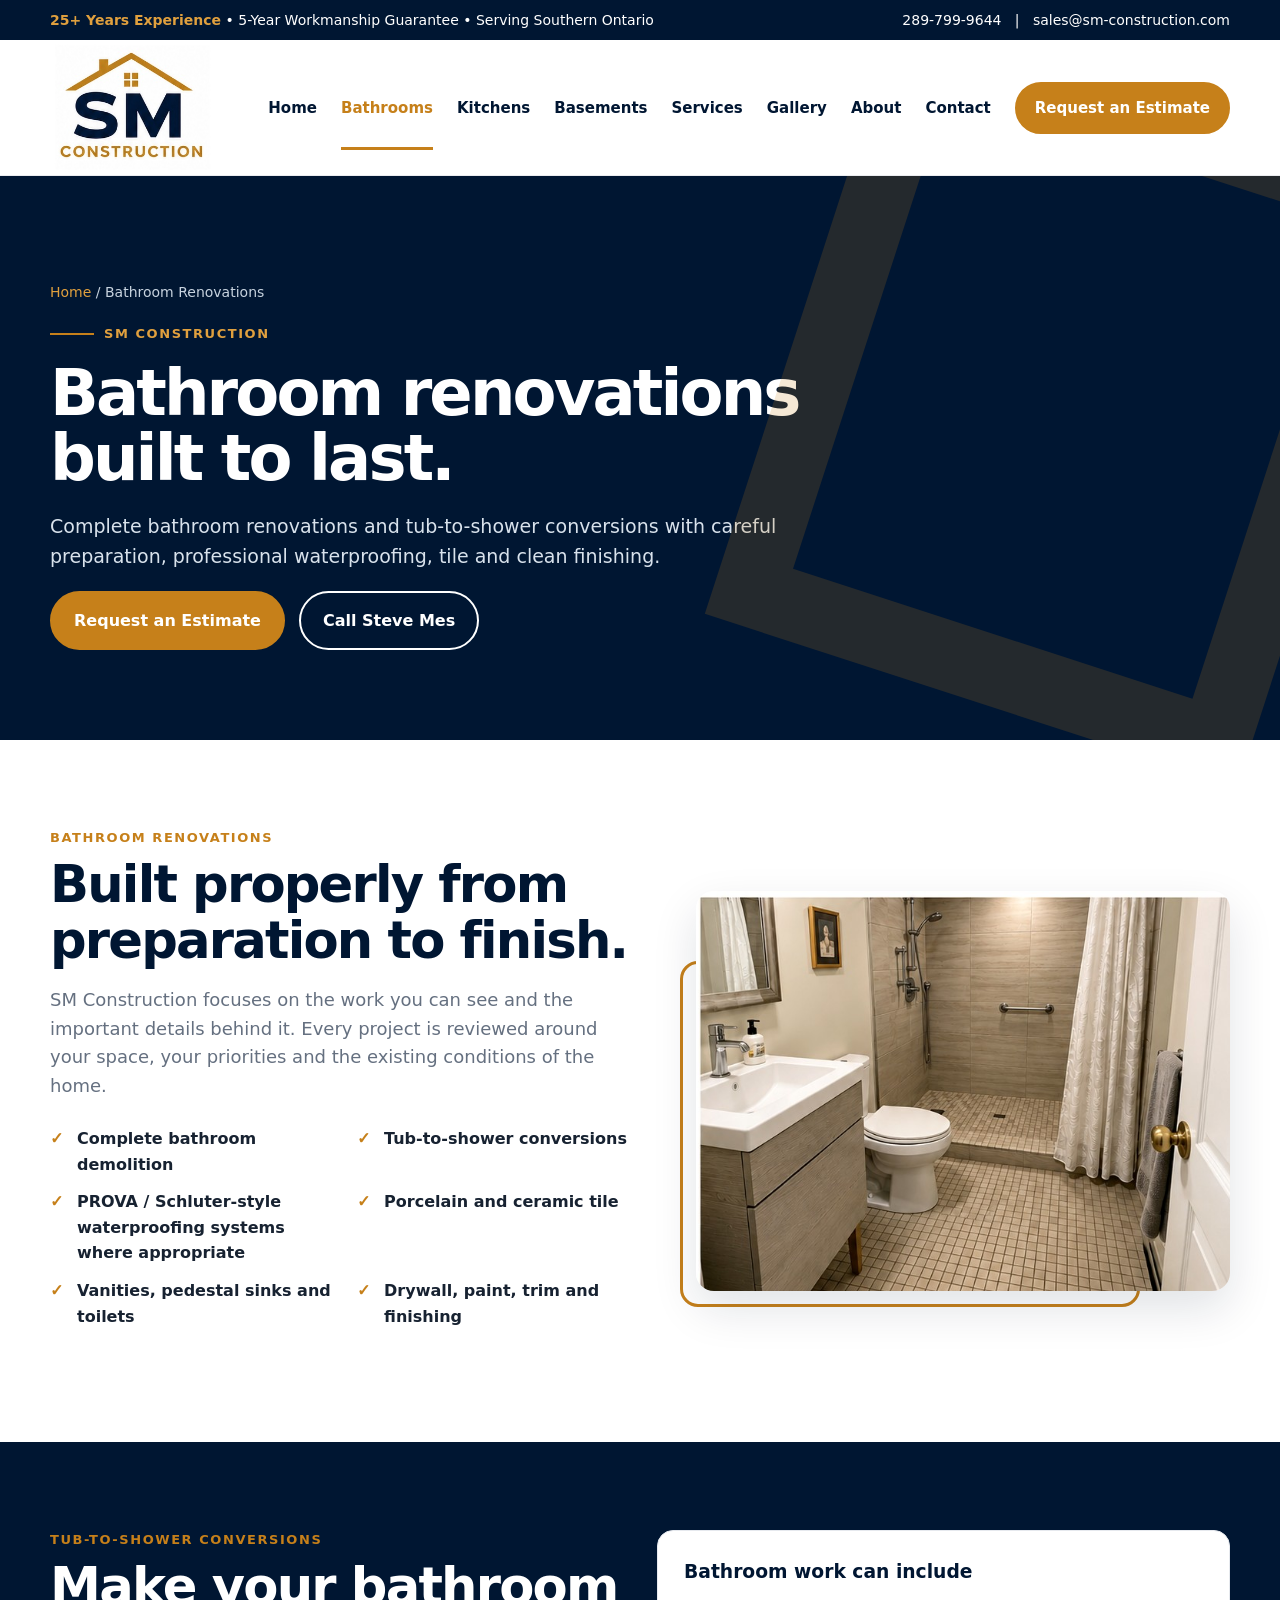
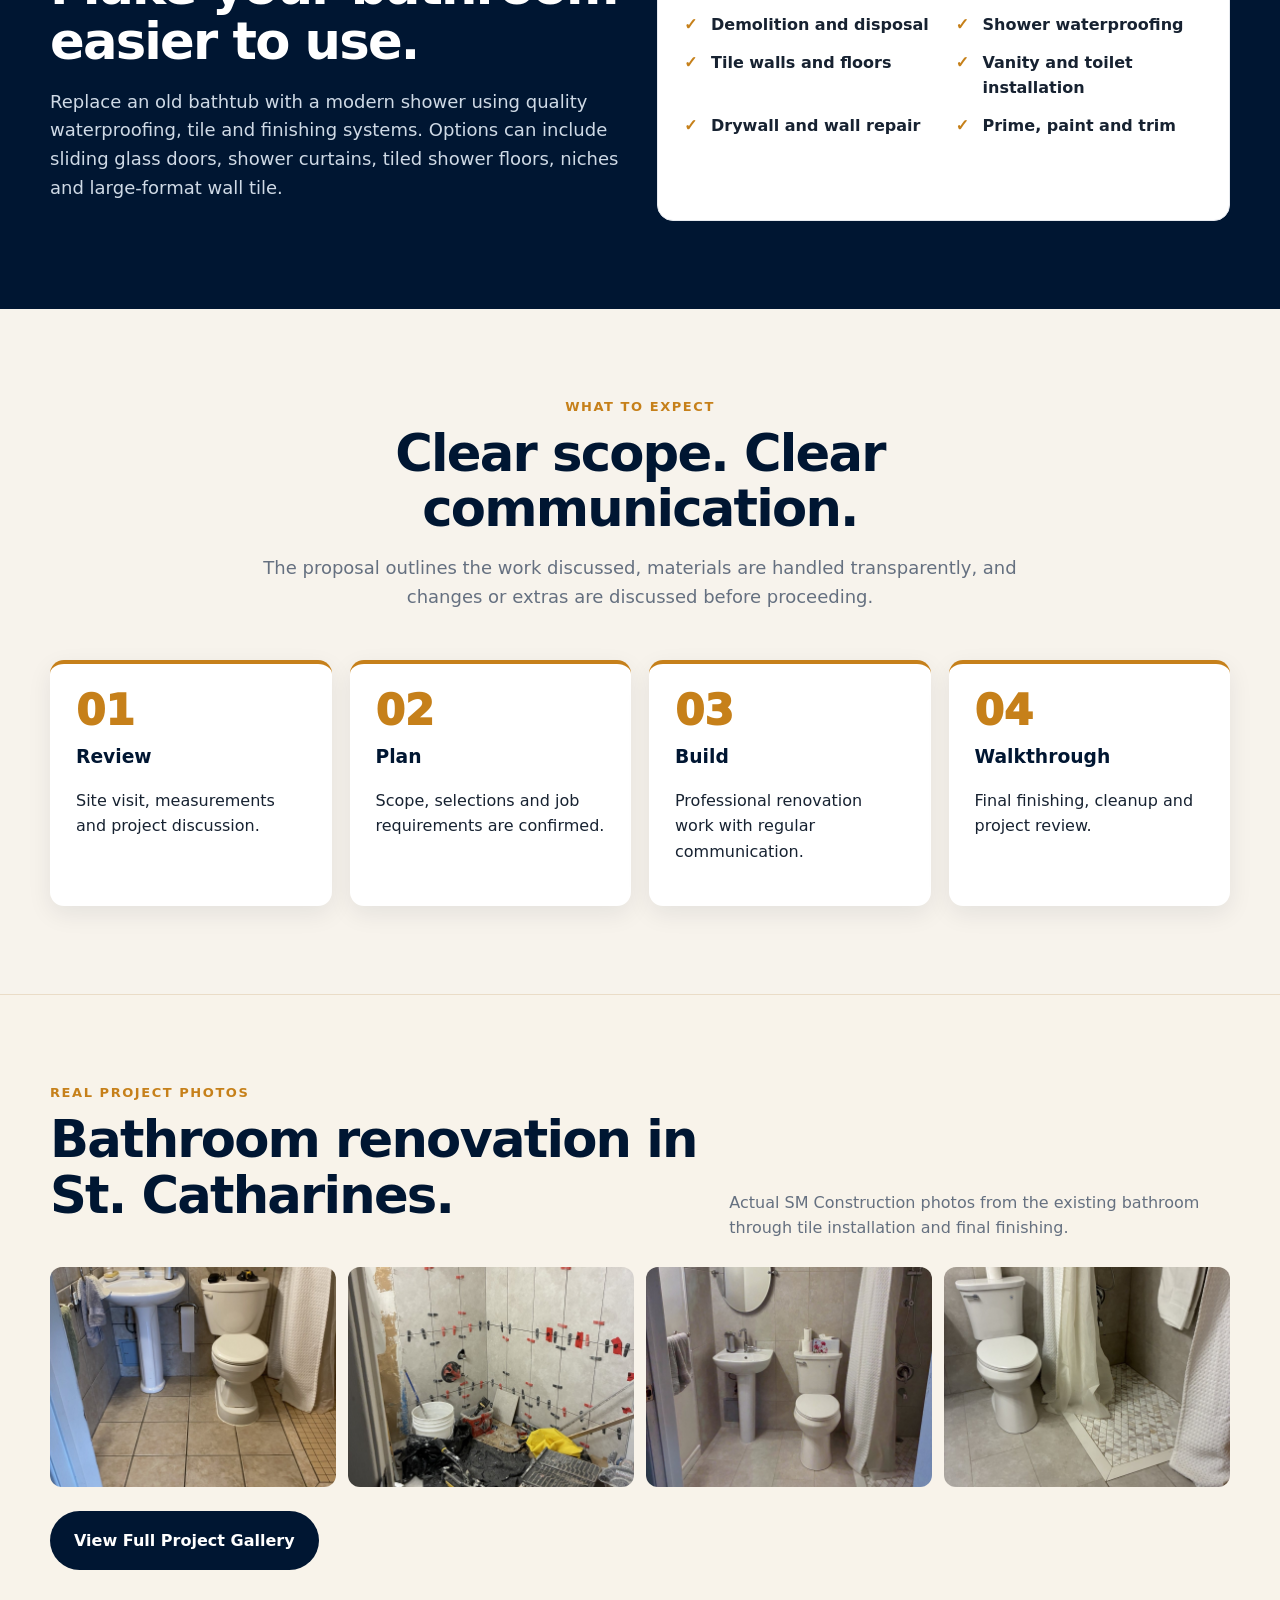
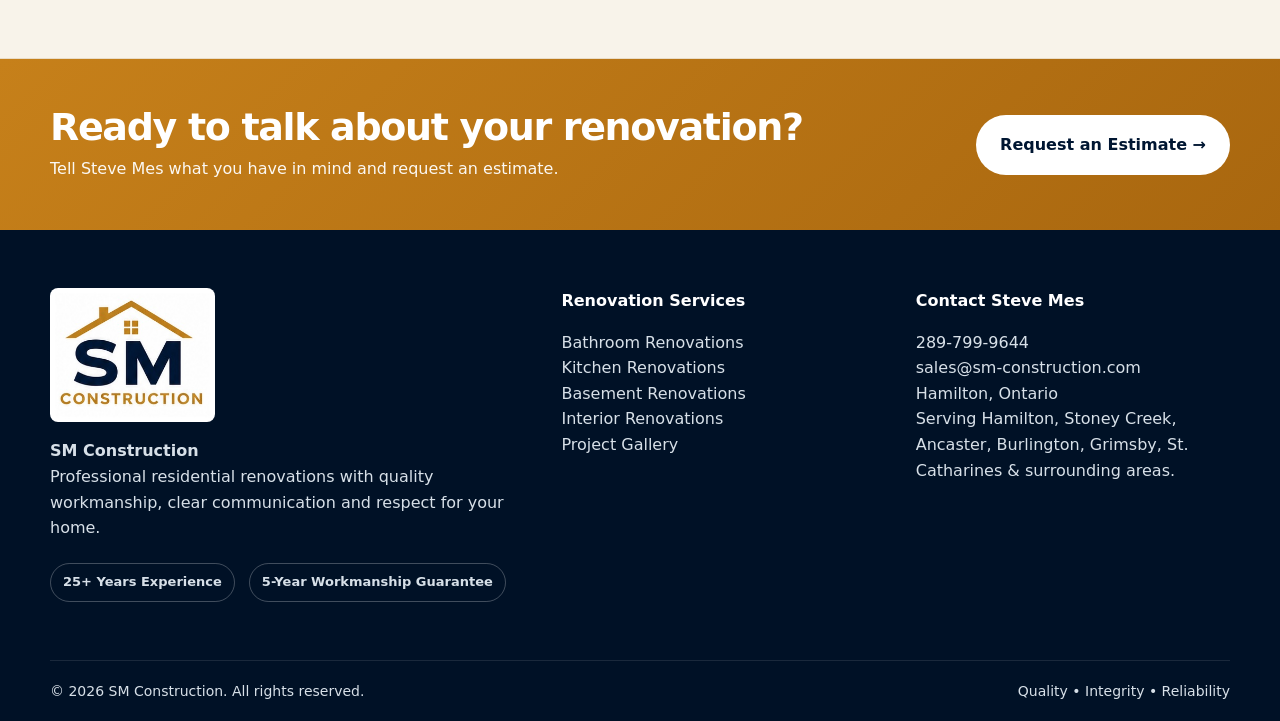
<file: bathrooms.html>
<!doctype html>
<html lang="en-CA">
<head>
<meta charset="utf-8">
<meta name="viewport" content="width=device-width, initial-scale=1">
<title>Bathroom Renovations | SM Construction</title>
<meta name="description" content="Complete bathroom renovations and tub-to-shower conversions with careful preparation, professional waterproofing, tile and clean finishing.">
<link rel="canonical" href="https://www.sm-construction.com/bathrooms.html">
<link rel="icon" type="image/png" href="assets/favicon.png">
<link rel="stylesheet" href="assets/styles.css?v=contrast-2">
<meta name="theme-color" content="#001632">
<meta property="og:title" content="Bathroom Renovations | SM Construction">
<meta property="og:description" content="Complete bathroom renovations and tub-to-shower conversions with careful preparation, professional waterproofing, tile and clean finishing.">
<meta property="og:type" content="website">
<meta property="og:image" content="https://www.sm-construction.com/assets/hero-basement.jpg">
<script type="application/ld+json">{"@context": "https://schema.org", "@type": "HomeAndConstructionBusiness", "name": "SM Construction", "url": "https://www.sm-construction.com/", "telephone": "+1-289-799-9644", "email": "sales@sm-construction.com", "founder": {"@type": "Person", "name": "Steve Mes"}, "areaServed": ["Hamilton", "Stoney Creek", "Ancaster", "Burlington", "Grimsby", "St. Catharines", "Niagara Region", "Southern Ontario"], "description": "Bathroom, kitchen, basement and interior renovation contractor serving Hamilton and surrounding Southern Ontario communities."}</script>
</head>
<body>

<div class="topbar">
  <div class="container">
    <div><span class="gold">25+ Years Experience</span> <span class="hide-mobile">• 5-Year Workmanship Guarantee • Serving Southern Ontario</span></div>
    <div class="hide-mobile"><a href="tel:+12897999644">289-799-9644</a> &nbsp; | &nbsp; <a href="mailto:sales@sm-construction.com">sales@sm-construction.com</a></div>
  </div>
</div>
<header class="site-header">
  <div class="container nav-wrap">
    <a class="logo-link" href="index.html" aria-label="SM Construction home">
      <img src="assets/sm-construction-logo.jpg" alt="SM Construction">
    </a>
    <button class="menu-button" aria-label="Open menu" aria-expanded="false">☰</button>
    <nav class="nav">
      <a class="" href="index.html">Home</a>
<a class="active" href="bathrooms.html">Bathrooms</a>
<a class="" href="kitchens.html">Kitchens</a>
<a class="" href="basements.html">Basements</a>
<a class="" href="services.html">Services</a>
<a class="" href="gallery.html">Gallery</a>
<a class="" href="about.html">About</a>
<a class="" href="contact.html">Contact</a>
<a class="cta" href="contact.html">Request an Estimate</a>
    </nav>
  </div>
</header>


<main>
<section class="page-hero"><div class="container"><div class="breadcrumbs"><a href="index.html">Home</a> / Bathroom Renovations</div><div class="eyebrow">SM Construction</div><h1>Bathroom renovations built to last.</h1><p>Complete bathroom renovations and tub-to-shower conversions with careful preparation, professional waterproofing, tile and clean finishing.</p><div class="actions"><a class="btn btn-gold" href="contact.html">Request an Estimate</a><a class="btn btn-outline" href="tel:+12897999644">Call Steve Mes</a></div></div></section>
<section class="section">
<div class="container split">
  <div>
    <div class="kicker">Bathroom Renovations</div>
    <h2>Built properly from preparation to finish.</h2>
    <p class="lead">SM Construction focuses on the work you can see and the important details behind it. Every project is reviewed around your space, your priorities and the existing conditions of the home.</p>
    <ul class="checks"><li>Complete bathroom demolition</li><li>Tub-to-shower conversions</li><li>PROVA / Schluter-style waterproofing systems where appropriate</li><li>Porcelain and ceramic tile</li><li>Vanities, pedestal sinks and toilets</li><li>Drywall, paint, trim and finishing</li></ul>
  </div>
  <div class="photo-frame"><img src="assets/hero-bathroom.jpg" alt="Bathroom Renovations by SM Construction"></div>
</div>
</section>

<section class="section navy">
<div class="container two-col">
 <div><div class="kicker">Tub-to-Shower Conversions</div><h2>Make your bathroom easier to use.</h2><p class="lead">Replace an old bathtub with a modern shower using quality waterproofing, tile and finishing systems. Options can include sliding glass doors, shower curtains, tiled shower floors, niches and large-format wall tile.</p></div>
 <div class="info-box"><h3>Bathroom work can include</h3><ul class="checks"><li>Demolition and disposal</li><li>Shower waterproofing</li><li>Tile walls and floors</li><li>Vanity and toilet installation</li><li>Drywall and wall repair</li><li>Prime, paint and trim</li></ul></div>
</div>
</section>

<section class="section alt">
<div class="container">
  <div class="section-head center"><div class="kicker">What To Expect</div><h2>Clear scope. Clear communication.</h2><p class="lead">The proposal outlines the work discussed, materials are handled transparently, and changes or extras are discussed before proceeding.</p></div>
  <div class="process">
    <div class="step"><div class="num">01</div><h3>Review</h3><p>Site visit, measurements and project discussion.</p></div>
    <div class="step"><div class="num">02</div><h3>Plan</h3><p>Scope, selections and job requirements are confirmed.</p></div>
    <div class="step"><div class="num">03</div><h3>Build</h3><p>Professional renovation work with regular communication.</p></div>
    <div class="step"><div class="num">04</div><h3>Walkthrough</h3><p>Final finishing, cleanup and project review.</p></div>
  </div>
</div>
</section>

<section class="section real-work-band">
  <div class="container">
    <div class="project-heading">
      <div><div class="kicker">Real Project Photos</div><h2>Bathroom renovation in St. Catharines.</h2></div>
      <p>Actual SM Construction photos from the existing bathroom through tile installation and final finishing.</p>
    </div>
    <div class="mini-gallery">
      <a href="assets/projects/bathroom-before-1.jpeg" data-lightbox data-caption="Before — existing bathroom"><img src="assets/projects/bathroom-before-1.jpeg" alt="Bathroom before renovation" loading="lazy"></a>
      <a href="assets/projects/bathroom-progress-wall-tile.jpeg" data-lightbox data-caption="Shower wall tile installation"><img src="assets/projects/bathroom-progress-wall-tile.jpeg" alt="Shower wall tile installation" loading="lazy"></a>
      <a href="assets/projects/bathroom-after-1.jpeg" data-lightbox data-caption="Completed bathroom renovation"><img src="assets/projects/bathroom-after-1.jpeg" alt="Completed bathroom renovation" loading="lazy"></a>
      <a href="assets/projects/bathroom-after-shower.jpeg" data-lightbox data-caption="Completed walk-in shower"><img src="assets/projects/bathroom-after-shower.jpeg" alt="Completed walk-in shower" loading="lazy"></a>
    </div>
    <div style="margin-top:24px"><a class="btn btn-navy" href="gallery.html">View Full Project Gallery</a></div>
  </div>
</section>

</main>

<section class="cta-band">
  <div class="container">
    <div>
      <h2>Ready to talk about your renovation?</h2>
      <p>Tell Steve Mes what you have in mind and request an estimate.</p>
    </div>
    <a class="btn" href="contact.html">Request an Estimate →</a>
  </div>
</section>
<footer class="footer">
  <div class="container footer-main">
    <div>
      <img src="assets/sm-construction-logo.jpg" alt="SM Construction">
      <p><strong>SM Construction</strong><br>Professional residential renovations with quality workmanship, clear communication and respect for your home.</p>
      <div class="badge-row"><span class="badge">25+ Years Experience</span><span class="badge">5-Year Workmanship Guarantee</span></div>
    </div>
    <div>
      <h4>Renovation Services</h4>
      <p><a href="bathrooms.html">Bathroom Renovations</a><br>
      <a href="kitchens.html">Kitchen Renovations</a><br>
      <a href="basements.html">Basement Renovations</a><br>
      <a href="services.html">Interior Renovations</a><br>
      <a href="gallery.html">Project Gallery</a></p>
    </div>
    <div>
      <h4>Contact Steve Mes</h4>
      <p><a href="tel:+12897999644">289-799-9644</a><br>
      <a href="mailto:sales@sm-construction.com">sales@sm-construction.com</a><br>
      Hamilton, Ontario<br>
      Serving Hamilton, Stoney Creek, Ancaster, Burlington, Grimsby, St. Catharines & surrounding areas.</p>
    </div>
  </div>
  <div class="container footer-bottom">
    <span>© 2026 SM Construction. All rights reserved.</span>
    <span>Quality • Integrity • Reliability</span>
  </div>
</footer>
<div class="mobile-contact">
  <a href="tel:+12897999644">Call Steve</a>
  <a href="sms:+12897999644">Text Steve</a>
</div>
<script src="assets/site.js"></script>

</body>
</html>
</file>
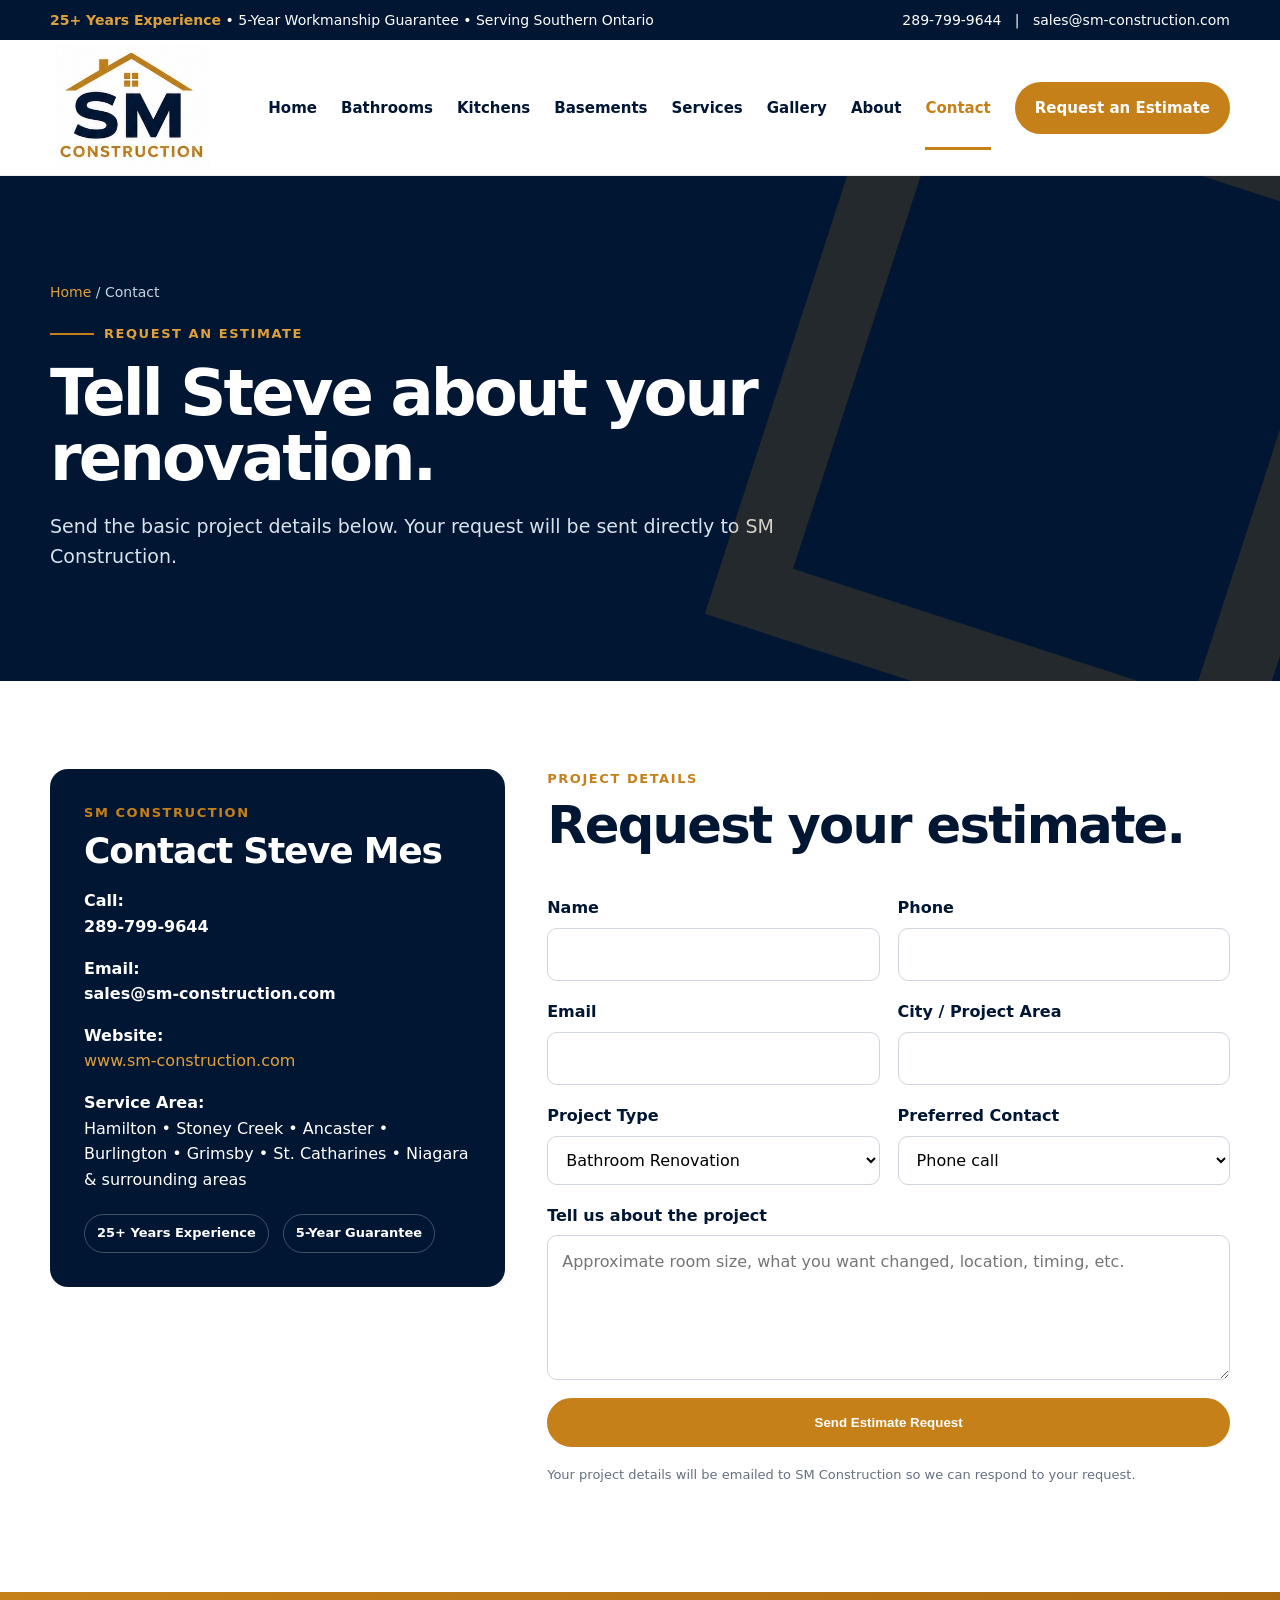
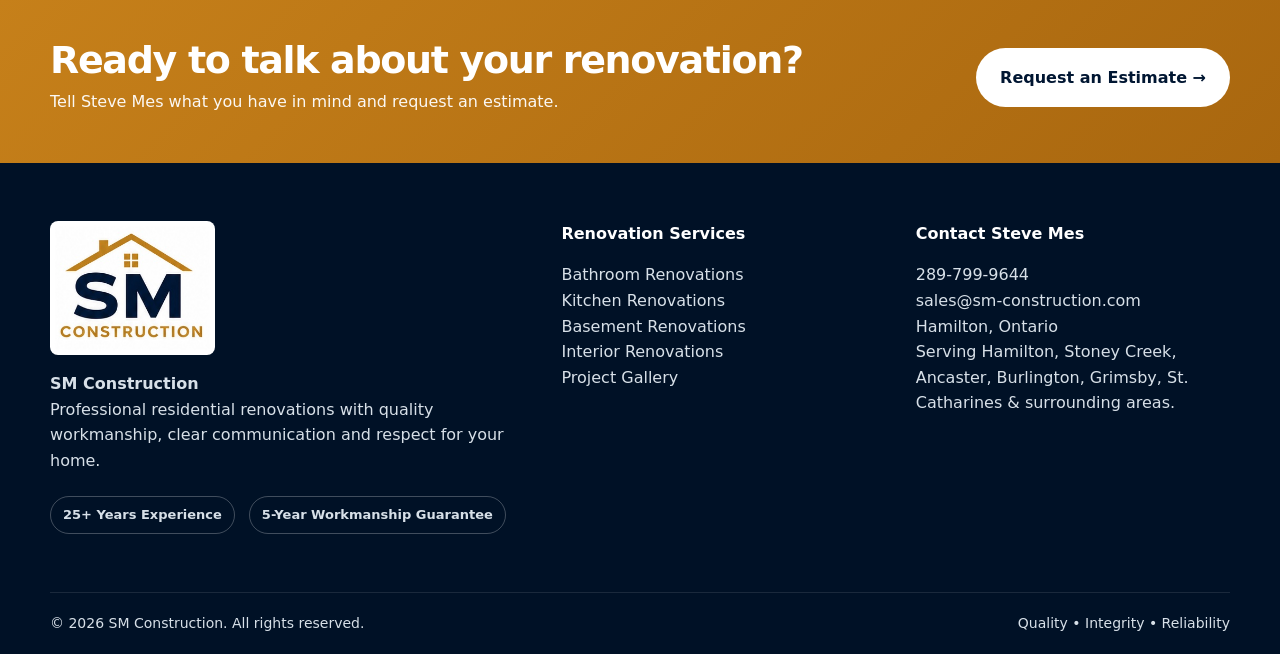
<file: contact.html>
<!doctype html>
<html lang="en-CA">
<head>
<meta charset="utf-8">
<meta name="viewport" content="width=device-width, initial-scale=1">
<title>Request an Estimate | SM Construction</title>
<meta name="description" content="Contact Steve Mes at SM Construction for bathroom, kitchen, basement and interior renovation estimates in Hamilton and surrounding Southern Ontario.">
<link rel="canonical" href="https://www.sm-construction.com/contact.html">
<link rel="icon" type="image/png" href="assets/favicon.png">
<link rel="stylesheet" href="assets/styles.css?v=contrast-2">
<meta name="theme-color" content="#001632">
<meta property="og:title" content="Request an Estimate | SM Construction">
<meta property="og:description" content="Contact Steve Mes at SM Construction for bathroom, kitchen, basement and interior renovation estimates in Hamilton and surrounding Southern Ontario.">
<meta property="og:type" content="website">
<meta property="og:image" content="https://www.sm-construction.com/assets/hero-basement.jpg">
<script type="application/ld+json">{"@context": "https://schema.org", "@type": "HomeAndConstructionBusiness", "name": "SM Construction", "url": "https://www.sm-construction.com/", "telephone": "+1-289-799-9644", "email": "sales@sm-construction.com", "founder": {"@type": "Person", "name": "Steve Mes"}, "areaServed": ["Hamilton", "Stoney Creek", "Ancaster", "Burlington", "Grimsby", "St. Catharines", "Niagara Region", "Southern Ontario"], "description": "Bathroom, kitchen, basement and interior renovation contractor serving Hamilton and surrounding Southern Ontario communities."}</script>
</head>
<body>

<div class="topbar">
  <div class="container">
    <div><span class="gold">25+ Years Experience</span> <span class="hide-mobile">• 5-Year Workmanship Guarantee • Serving Southern Ontario</span></div>
    <div class="hide-mobile"><a href="tel:+12897999644">289-799-9644</a> &nbsp; | &nbsp; <a href="mailto:sales@sm-construction.com">sales@sm-construction.com</a></div>
  </div>
</div>
<header class="site-header">
  <div class="container nav-wrap">
    <a class="logo-link" href="index.html" aria-label="SM Construction home">
      <img src="assets/sm-construction-logo.jpg" alt="SM Construction">
    </a>
    <button class="menu-button" aria-label="Open menu" aria-expanded="false">☰</button>
    <nav class="nav">
      <a class="" href="index.html">Home</a>
<a class="" href="bathrooms.html">Bathrooms</a>
<a class="" href="kitchens.html">Kitchens</a>
<a class="" href="basements.html">Basements</a>
<a class="" href="services.html">Services</a>
<a class="" href="gallery.html">Gallery</a>
<a class="" href="about.html">About</a>
<a class="active" href="contact.html">Contact</a>
<a class="cta" href="contact.html">Request an Estimate</a>
    </nav>
  </div>
</header>


<main>
<section class="page-hero"><div class="container"><div class="breadcrumbs"><a href="index.html">Home</a> / Contact</div><div class="eyebrow">Request an Estimate</div><h1>Tell Steve about your renovation.</h1><p>Send the basic project details below. Your request will be sent directly to SM Construction.</p></div></section>
<section class="section"><div class="container contact-grid">
  <aside class="contact-panel">
    <div class="kicker">SM Construction</div><h2>Contact Steve Mes</h2>
    <p><strong>Call:</strong><br><a href="tel:+12897999644">289-799-9644</a></p>
    <p><strong>Email:</strong><br><a href="mailto:sales@sm-construction.com">sales@sm-construction.com</a></p>
    <p><strong>Website:</strong><br><span class="gold">www.sm-construction.com</span></p>
    <p><strong>Service Area:</strong><br>Hamilton • Stoney Creek • Ancaster • Burlington • Grimsby • St. Catharines • Niagara & surrounding areas</p>
    <div class="badge-row"><span class="badge">25+ Years Experience</span><span class="badge">5-Year Guarantee</span></div>
  </aside>
  <div>
    <div id="estimateHeading" class="section-head"><div class="kicker">Project Details</div><h2>Request your estimate.</h2></div>
    <form id="estimateForm" action="send-estimate.php" method="post">
      <div class="form-trap" aria-hidden="true"><label for="website">Leave this field empty</label><input id="website" name="website" tabindex="-1" autocomplete="off"></div>
      <div class="field"><label for="name">Name</label><input id="name" name="name" maxlength="150" required></div>
      <div class="field"><label for="phone">Phone</label><input id="phone" name="phone" maxlength="60" inputmode="tel" required></div>
      <div class="field"><label for="email">Email</label><input id="email" name="email" maxlength="254" type="email"></div>
      <div class="field"><label for="city">City / Project Area</label><input id="city" name="city" maxlength="150"></div>
      <div class="field"><label for="project">Project Type</label><select id="project" name="project"><option>Bathroom Renovation</option><option>Kitchen Renovation</option><option>Basement Renovation</option><option>Interior Renovation / Repair</option><option>Other</option></select></div>
      <div class="field"><label for="contact">Preferred Contact</label><select id="contact" name="contact"><option>Phone call</option><option>Text message</option><option>Email</option></select></div>
      <div class="field full"><label for="details">Tell us about the project</label><textarea id="details" name="details" maxlength="6000" placeholder="Approximate room size, what you want changed, location, timing, etc." required></textarea></div>
      <div class="field full"><button class="btn btn-gold" type="submit">Send Estimate Request</button></div>
      <div class="form-note">Your project details will be emailed to SM Construction so we can respond to your request.</div>
      <div id="formStatus" class="form-note" role="status" aria-live="polite" aria-atomic="true" tabindex="-1"></div>
      <noscript><p class="form-note">Please enable JavaScript to use this form, or email <a href="mailto:sales@sm-construction.com">sales@sm-construction.com</a>.</p></noscript>
    </form>
    <section id="estimateSuccess" class="estimate-success" aria-labelledby="estimateSuccessTitle" tabindex="-1" hidden>
      <div class="estimate-success-icon" aria-hidden="true"><svg viewBox="0 0 32 32" fill="none"><path d="m8 16 5 5L24 10" stroke="currentColor" stroke-width="2.5" stroke-linecap="round" stroke-linejoin="round"/></svg></div>
      <div class="kicker">Request sent</div>
      <h2 id="estimateSuccessTitle">Thank you for reaching out.</h2>
      <p>Your renovation starts with a conversation. We've received your project details, and Steve will be in touch to discuss your estimate.</p>
      <div class="estimate-success-next"><span>WHAT HAPPENS NEXT</span><p>Steve will review your request and contact you using your preferred method.</p></div>
      <a class="btn btn-gold" href="gallery.html">Explore Our Work <span aria-hidden="true">&rarr;</span></a>
    </section>
  </div>
</div></section>
</main>


<section class="cta-band">
  <div class="container">
    <div>
      <h2>Ready to talk about your renovation?</h2>
      <p>Tell Steve Mes what you have in mind and request an estimate.</p>
    </div>
    <a class="btn" href="contact.html">Request an Estimate →</a>
  </div>
</section>
<footer class="footer">
  <div class="container footer-main">
    <div>
      <img src="assets/sm-construction-logo.jpg" alt="SM Construction">
      <p><strong>SM Construction</strong><br>Professional residential renovations with quality workmanship, clear communication and respect for your home.</p>
      <div class="badge-row"><span class="badge">25+ Years Experience</span><span class="badge">5-Year Workmanship Guarantee</span></div>
    </div>
    <div>
      <h4>Renovation Services</h4>
      <p><a href="bathrooms.html">Bathroom Renovations</a><br>
      <a href="kitchens.html">Kitchen Renovations</a><br>
      <a href="basements.html">Basement Renovations</a><br>
      <a href="services.html">Interior Renovations</a><br>
      <a href="gallery.html">Project Gallery</a></p>
    </div>
    <div>
      <h4>Contact Steve Mes</h4>
      <p><a href="tel:+12897999644">289-799-9644</a><br>
      <a href="mailto:sales@sm-construction.com">sales@sm-construction.com</a><br>
      Hamilton, Ontario<br>
      Serving Hamilton, Stoney Creek, Ancaster, Burlington, Grimsby, St. Catharines & surrounding areas.</p>
    </div>
  </div>
  <div class="container footer-bottom">
    <span>© 2026 SM Construction. All rights reserved.</span>
    <span>Quality • Integrity • Reliability</span>
  </div>
</footer>
<div class="mobile-contact">
  <a href="tel:+12897999644">Call Steve</a>
  <a href="sms:+12897999644">Text Steve</a>
</div>
<script src="assets/site.js?v=thank-you-1"></script>

</body>
</html>
</file>
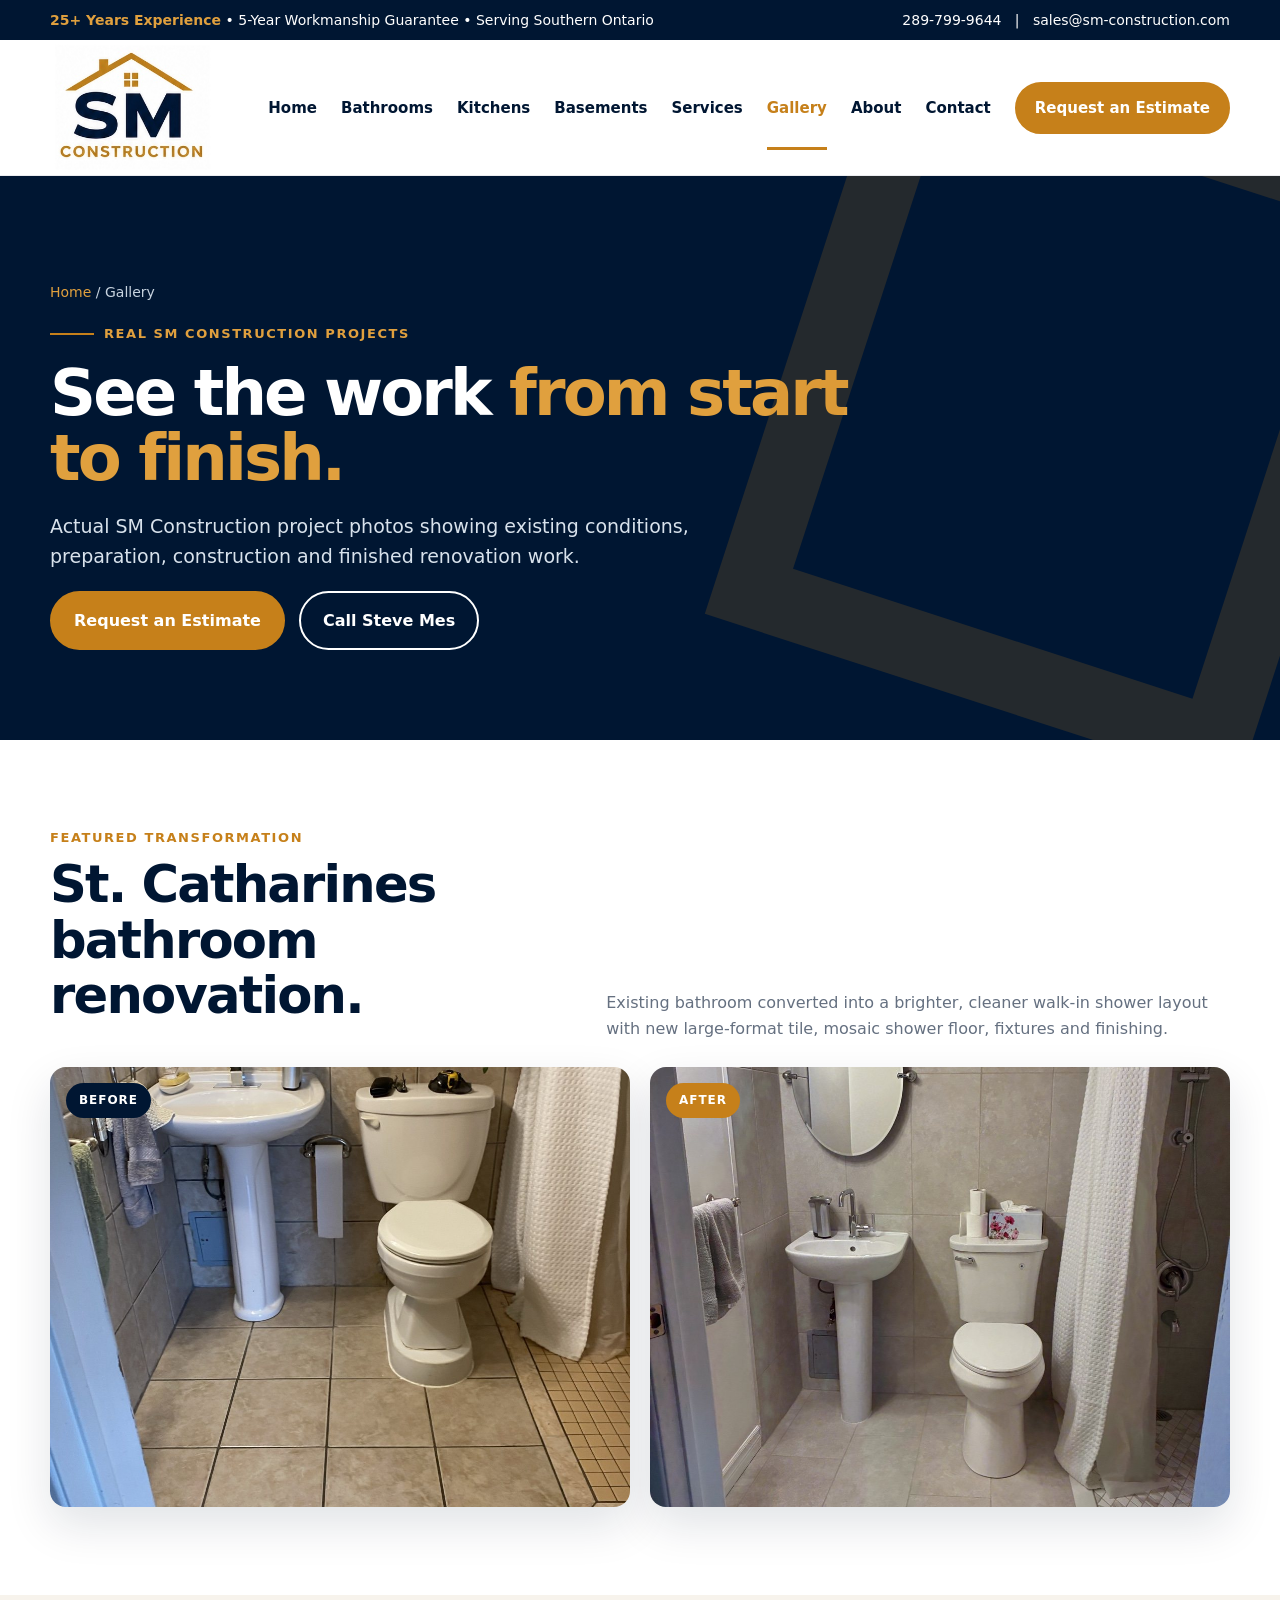
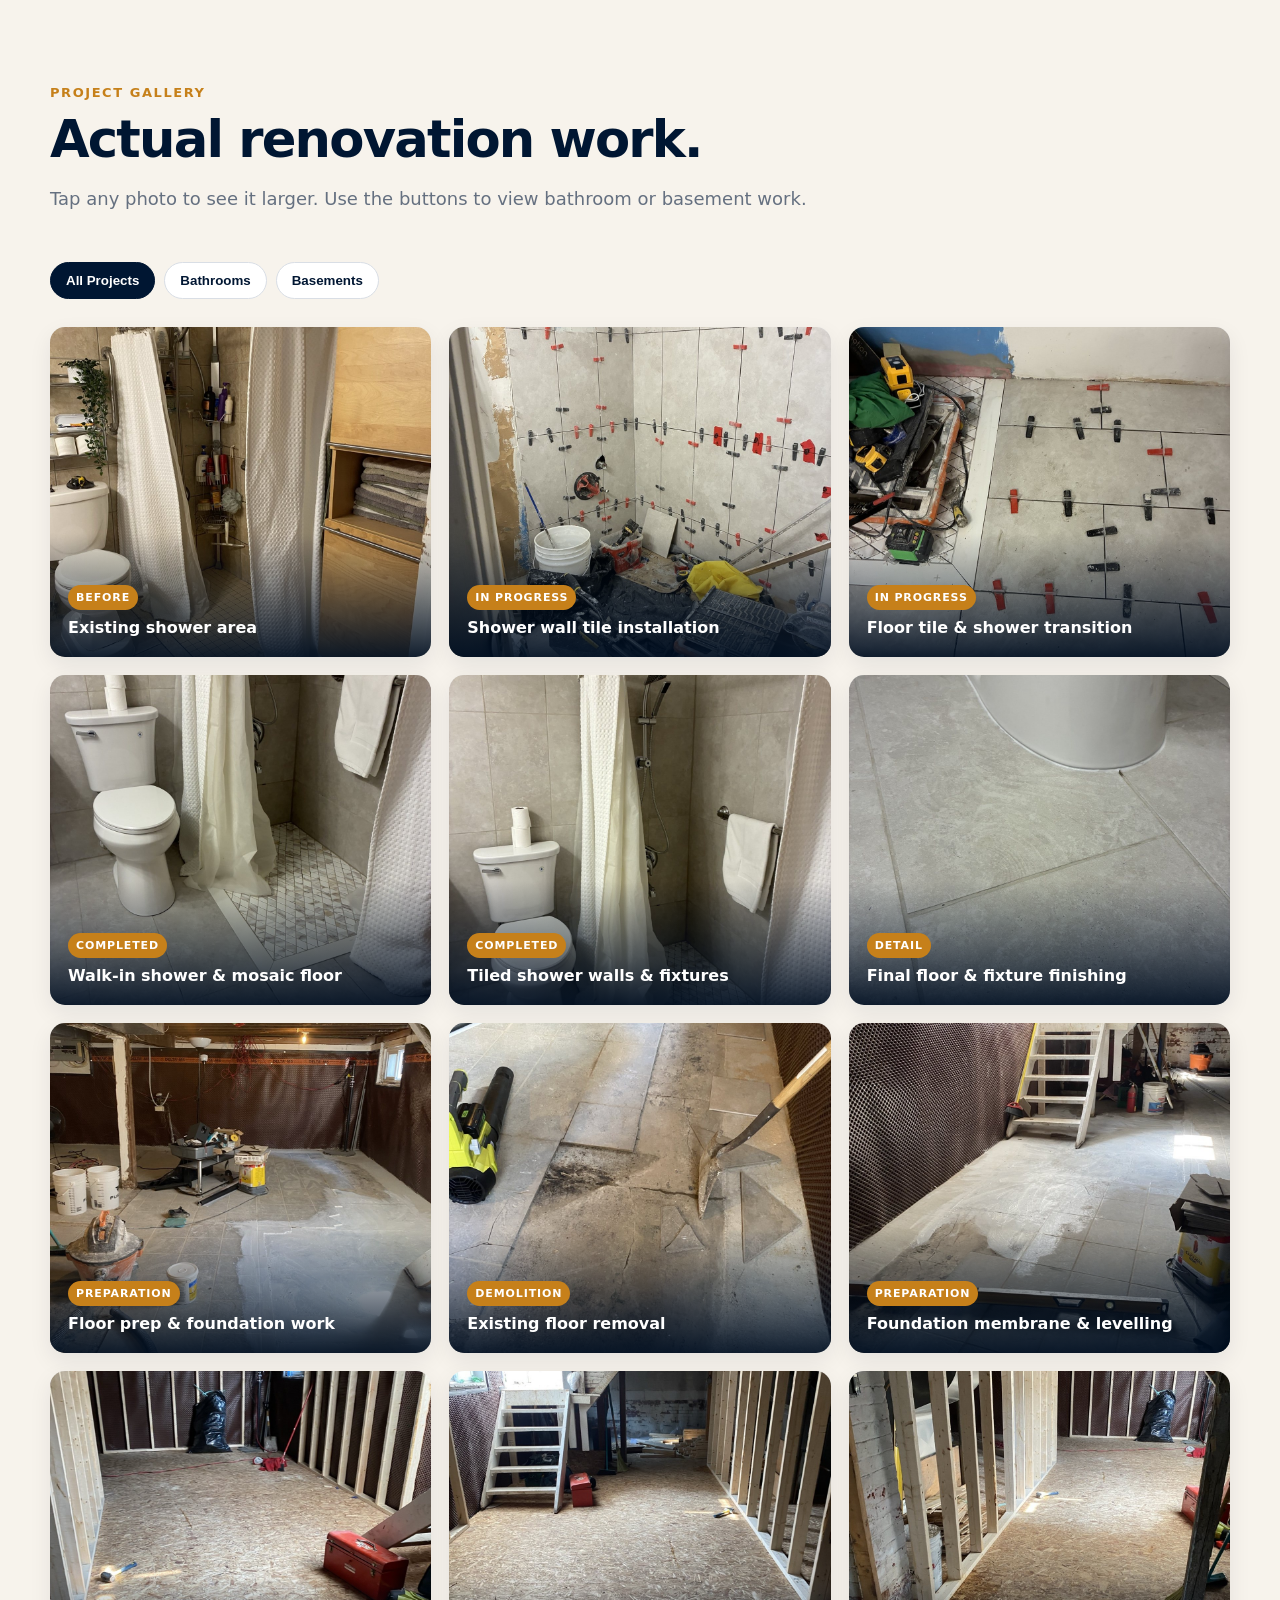
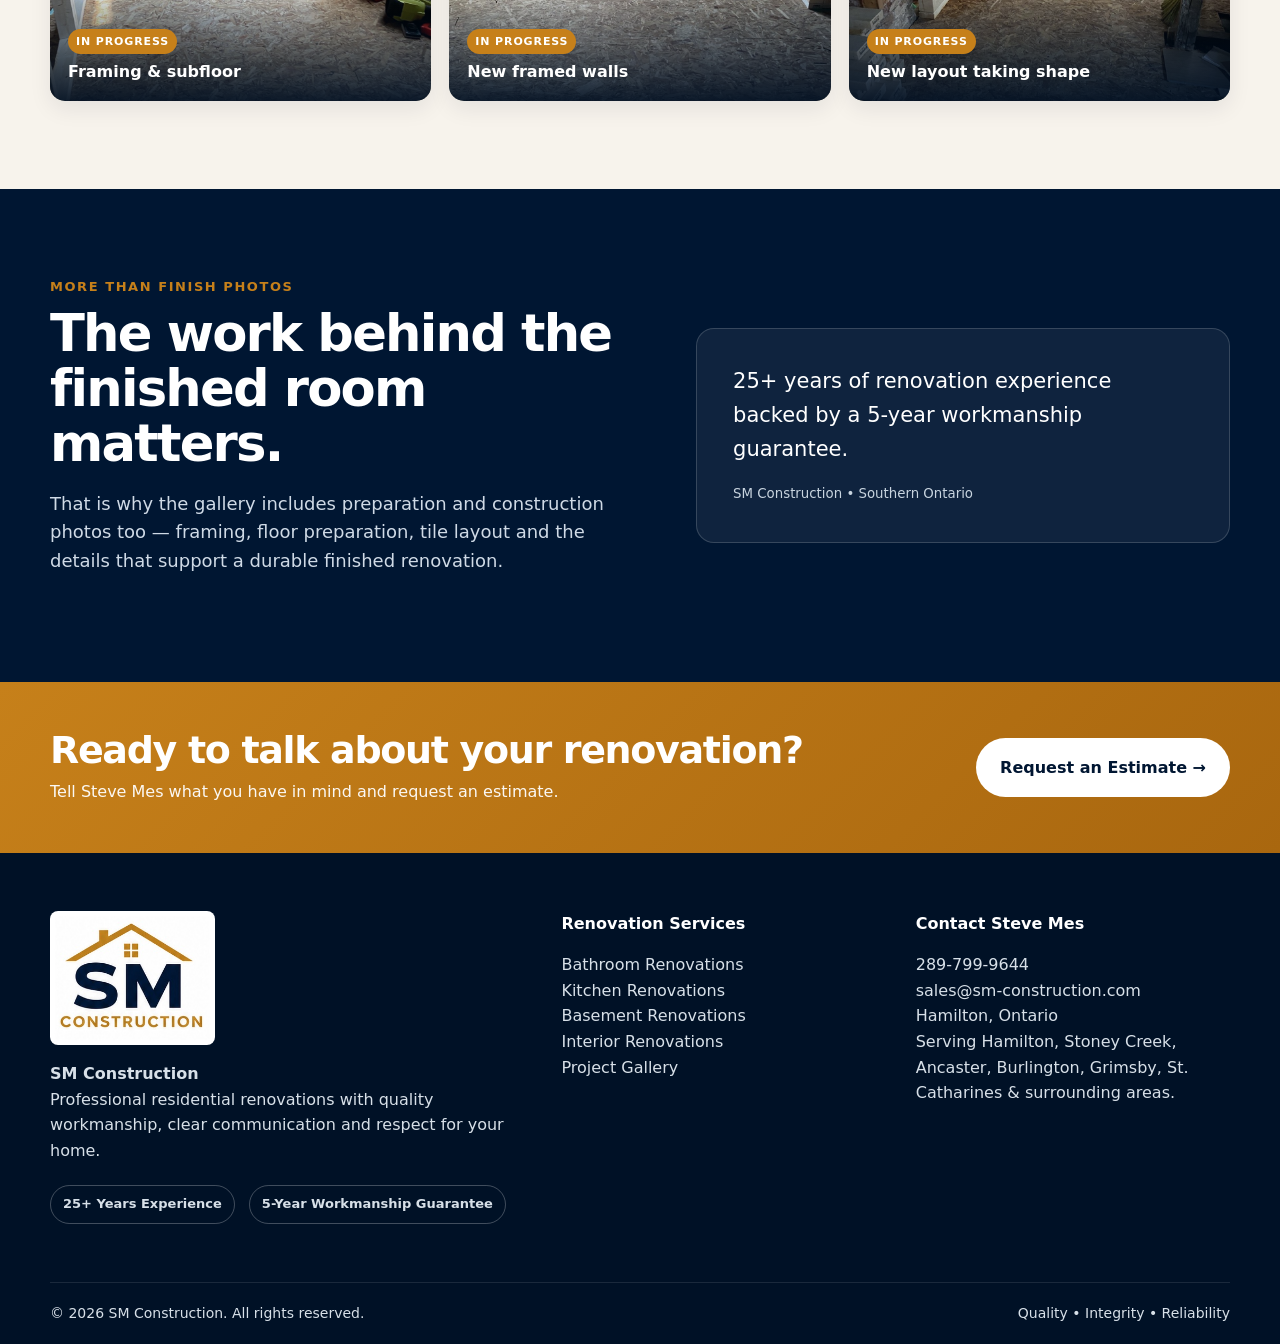
<file: gallery.html>
<!doctype html>
<html lang="en-CA">
<head>
<meta charset="utf-8">
<meta name="viewport" content="width=device-width, initial-scale=1">
<title>Renovation Gallery | SM Construction</title>
<meta name="description" content="View bathroom and basement renovation project imagery from SM Construction serving Hamilton and surrounding Southern Ontario.">
<link rel="canonical" href="https://www.sm-construction.com/gallery.html">
<link rel="icon" type="image/png" href="assets/favicon.png">
<link rel="stylesheet" href="assets/styles.css?v=contrast-2">
<meta name="theme-color" content="#001632">
<meta property="og:title" content="Renovation Gallery | SM Construction">
<meta property="og:description" content="View bathroom and basement renovation project imagery from SM Construction serving Hamilton and surrounding Southern Ontario.">
<meta property="og:type" content="website">
<meta property="og:image" content="https://www.sm-construction.com/assets/hero-basement.jpg">
<script type="application/ld+json">{"@context": "https://schema.org", "@type": "HomeAndConstructionBusiness", "name": "SM Construction", "url": "https://www.sm-construction.com/", "telephone": "+1-289-799-9644", "email": "sales@sm-construction.com", "founder": {"@type": "Person", "name": "Steve Mes"}, "areaServed": ["Hamilton", "Stoney Creek", "Ancaster", "Burlington", "Grimsby", "St. Catharines", "Niagara Region", "Southern Ontario"], "description": "Bathroom, kitchen, basement and interior renovation contractor serving Hamilton and surrounding Southern Ontario communities."}</script>
</head>
<body>

<div class="topbar">
  <div class="container">
    <div><span class="gold">25+ Years Experience</span> <span class="hide-mobile">• 5-Year Workmanship Guarantee • Serving Southern Ontario</span></div>
    <div class="hide-mobile"><a href="tel:+12897999644">289-799-9644</a> &nbsp; | &nbsp; <a href="mailto:sales@sm-construction.com">sales@sm-construction.com</a></div>
  </div>
</div>
<header class="site-header">
  <div class="container nav-wrap">
    <a class="logo-link" href="index.html" aria-label="SM Construction home">
      <img src="assets/sm-construction-logo.jpg" alt="SM Construction">
    </a>
    <button class="menu-button" aria-label="Open menu" aria-expanded="false">☰</button>
    <nav class="nav">
      <a class="" href="index.html">Home</a>
<a class="" href="bathrooms.html">Bathrooms</a>
<a class="" href="kitchens.html">Kitchens</a>
<a class="" href="basements.html">Basements</a>
<a class="" href="services.html">Services</a>
<a class="active" href="gallery.html">Gallery</a>
<a class="" href="about.html">About</a>
<a class="" href="contact.html">Contact</a>
<a class="cta" href="contact.html">Request an Estimate</a>
    </nav>
  </div>
</header>



<main>
<section class="page-hero">
  <div class="container">
    <div class="breadcrumbs"><a href="index.html">Home</a> / Gallery</div>
    <div class="eyebrow">Real SM Construction Projects</div>
    <h1>See the work <span>from start to finish.</span></h1>
    <p>Actual SM Construction project photos showing existing conditions, preparation, construction and finished renovation work.</p>
    <div class="actions"><a class="btn btn-gold" href="contact.html">Request an Estimate</a><a class="btn btn-outline" href="tel:+12897999644">Call Steve Mes</a></div>
  </div>
</section>

<section class="section">
  <div class="container">
    <div class="project-heading">
      <div><div class="kicker">Featured Transformation</div><h2>St. Catharines bathroom renovation.</h2></div>
      <p>Existing bathroom converted into a brighter, cleaner walk-in shower layout with new large-format tile, mosaic shower floor, fixtures and finishing.</p>
    </div>
    <div class="before-after">
      <a class="ba-card" href="assets/projects/bathroom-before-1.jpeg" data-lightbox data-caption="Before — existing bathroom">
        <span class="ba-label">Before</span>
        <img src="assets/projects/bathroom-before-1.jpeg" alt="Bathroom before SM Construction renovation" loading="lazy">
      </a>
      <a class="ba-card after" href="assets/projects/bathroom-after-1.jpeg" data-lightbox data-caption="After — completed bathroom renovation">
        <span class="ba-label">After</span>
        <img src="assets/projects/bathroom-after-1.jpeg" alt="Completed bathroom renovation by SM Construction" loading="lazy">
      </a>
    </div>
  </div>
</section>

<section class="section alt">
  <div class="container">
    <div class="gallery-intro">
      <div class="section-head" style="margin-bottom:0">
        <div class="kicker">Project Gallery</div>
        <h2>Actual renovation work.</h2>
        <p class="lead">Tap any photo to see it larger. Use the buttons to view bathroom or basement work.</p>
      </div>
    </div>
    <div class="gallery-controls" aria-label="Gallery filters">
      <button class="gallery-filter active" data-filter="all">All Projects</button>
      <button class="gallery-filter" data-filter="bathroom">Bathrooms</button>
      <button class="gallery-filter" data-filter="basement">Basements</button>
    </div>

    <div class="project-gallery">
      <a class="project-photo" data-category="bathroom" href="assets/projects/bathroom-before-2.jpeg" data-lightbox data-caption="Before — existing walk-in shower area">
        <img src="assets/projects/bathroom-before-2.jpeg" alt="Bathroom shower before renovation" loading="lazy"><figcaption><span class="photo-label">Before</span><br>Existing shower area</figcaption>
      </a>
      <a class="project-photo" data-category="bathroom" href="assets/projects/bathroom-progress-wall-tile.jpeg" data-lightbox data-caption="Large-format shower wall tile installation in progress">
        <img src="assets/projects/bathroom-progress-wall-tile.jpeg" alt="Large-format shower wall tile installation" loading="lazy"><figcaption><span class="photo-label">In Progress</span><br>Shower wall tile installation</figcaption>
      </a>
      <a class="project-photo" data-category="bathroom" href="assets/projects/bathroom-progress-floor-tile.jpeg" data-lightbox data-caption="Bathroom floor tile and shower transition in progress">
        <img src="assets/projects/bathroom-progress-floor-tile.jpeg" alt="Bathroom floor tile installation with leveling clips" loading="lazy"><figcaption><span class="photo-label">In Progress</span><br>Floor tile & shower transition</figcaption>
      </a>
      <a class="project-photo" data-category="bathroom" href="assets/projects/bathroom-after-shower.jpeg" data-lightbox data-caption="Completed walk-in shower and mosaic shower floor">
        <img src="assets/projects/bathroom-after-shower.jpeg" alt="Completed walk-in shower and mosaic floor" loading="lazy"><figcaption><span class="photo-label">Completed</span><br>Walk-in shower & mosaic floor</figcaption>
      </a>
      <a class="project-photo" data-category="bathroom" href="assets/projects/bathroom-after-shower-2.jpeg" data-lightbox data-caption="Completed tiled shower walls and shower fixtures">
        <img src="assets/projects/bathroom-after-shower-2.jpeg" alt="Completed tiled shower walls and fixtures" loading="lazy"><figcaption><span class="photo-label">Completed</span><br>Tiled shower walls & fixtures</figcaption>
      </a>
      <a class="project-photo" data-category="bathroom" href="assets/projects/bathroom-finish-detail.jpeg" data-lightbox data-caption="Final bathroom floor and toilet finishing detail">
        <img src="assets/projects/bathroom-finish-detail.jpeg" alt="Final bathroom tile and toilet finishing detail" loading="lazy"><figcaption><span class="photo-label">Detail</span><br>Final floor & fixture finishing</figcaption>
      </a>

      <a class="project-photo" data-category="basement" href="assets/projects/basement-prep-wide.jpeg" data-lightbox data-caption="Basement renovation — existing floor preparation and levelling work">
        <img src="assets/projects/basement-prep-wide.jpeg" alt="Basement floor preparation and foundation membrane" loading="lazy"><figcaption><span class="photo-label">Preparation</span><br>Floor prep & foundation work</figcaption>
      </a>
      <a class="project-photo" data-category="basement" href="assets/projects/basement-floor-demo.jpeg" data-lightbox data-caption="Basement floor demolition and preparation">
        <img src="assets/projects/basement-floor-demo.jpeg" alt="Basement floor demolition and preparation" loading="lazy"><figcaption><span class="photo-label">Demolition</span><br>Existing floor removal</figcaption>
      </a>
      <a class="project-photo" data-category="basement" href="assets/projects/basement-prep-stairs.jpeg" data-lightbox data-caption="Basement preparation with foundation membrane and floor levelling">
        <img src="assets/projects/basement-prep-stairs.jpeg" alt="Basement preparation with foundation membrane" loading="lazy"><figcaption><span class="photo-label">Preparation</span><br>Foundation membrane & levelling</figcaption>
      </a>
      <a class="project-photo" data-category="basement" href="assets/projects/basement-framing-1.jpeg" data-lightbox data-caption="Basement framing and subfloor installation in progress">
        <img src="assets/projects/basement-framing-1.jpeg" alt="Basement framing and subfloor installation" loading="lazy"><figcaption><span class="photo-label">In Progress</span><br>Framing & subfloor</figcaption>
      </a>
      <a class="project-photo" data-category="basement" href="assets/projects/basement-framing-2.jpeg" data-lightbox data-caption="Basement renovation framing in progress">
        <img src="assets/projects/basement-framing-2.jpeg" alt="Basement framing in progress" loading="lazy"><figcaption><span class="photo-label">In Progress</span><br>New framed walls</figcaption>
      </a>
      <a class="project-photo" data-category="basement" href="assets/projects/basement-framing-3.jpeg" data-lightbox data-caption="Basement layout taking shape with new framing and subfloor">
        <img src="assets/projects/basement-framing-3.jpeg" alt="Basement new walls and subfloor" loading="lazy"><figcaption><span class="photo-label">In Progress</span><br>New layout taking shape</figcaption>
      </a>
    </div>
  </div>
</section>

<section class="section navy">
  <div class="container split">
    <div>
      <div class="kicker">More Than Finish Photos</div>
      <h2>The work behind the finished room matters.</h2>
      <p class="lead">That is why the gallery includes preparation and construction photos too — framing, floor preparation, tile layout and the details that support a durable finished renovation.</p>
    </div>
    <div class="quote"><p>25+ years of renovation experience backed by a 5-year workmanship guarantee.</p><small>SM Construction • Southern Ontario</small></div>
  </div>
</section>
</main>



<section class="cta-band">
  <div class="container">
    <div>
      <h2>Ready to talk about your renovation?</h2>
      <p>Tell Steve Mes what you have in mind and request an estimate.</p>
    </div>
    <a class="btn" href="contact.html">Request an Estimate →</a>
  </div>
</section>
<footer class="footer">
  <div class="container footer-main">
    <div>
      <img src="assets/sm-construction-logo.jpg" alt="SM Construction">
      <p><strong>SM Construction</strong><br>Professional residential renovations with quality workmanship, clear communication and respect for your home.</p>
      <div class="badge-row"><span class="badge">25+ Years Experience</span><span class="badge">5-Year Workmanship Guarantee</span></div>
    </div>
    <div>
      <h4>Renovation Services</h4>
      <p><a href="bathrooms.html">Bathroom Renovations</a><br>
      <a href="kitchens.html">Kitchen Renovations</a><br>
      <a href="basements.html">Basement Renovations</a><br>
      <a href="services.html">Interior Renovations</a><br>
      <a href="gallery.html">Project Gallery</a></p>
    </div>
    <div>
      <h4>Contact Steve Mes</h4>
      <p><a href="tel:+12897999644">289-799-9644</a><br>
      <a href="mailto:sales@sm-construction.com">sales@sm-construction.com</a><br>
      Hamilton, Ontario<br>
      Serving Hamilton, Stoney Creek, Ancaster, Burlington, Grimsby, St. Catharines & surrounding areas.</p>
    </div>
  </div>
  <div class="container footer-bottom">
    <span>© 2026 SM Construction. All rights reserved.</span>
    <span>Quality • Integrity • Reliability</span>
  </div>
</footer>
<div class="mobile-contact">
  <a href="tel:+12897999644">Call Steve</a>
  <a href="sms:+12897999644">Text Steve</a>
</div>
<script src="assets/site.js"></script>

</body>
</html>
</file>
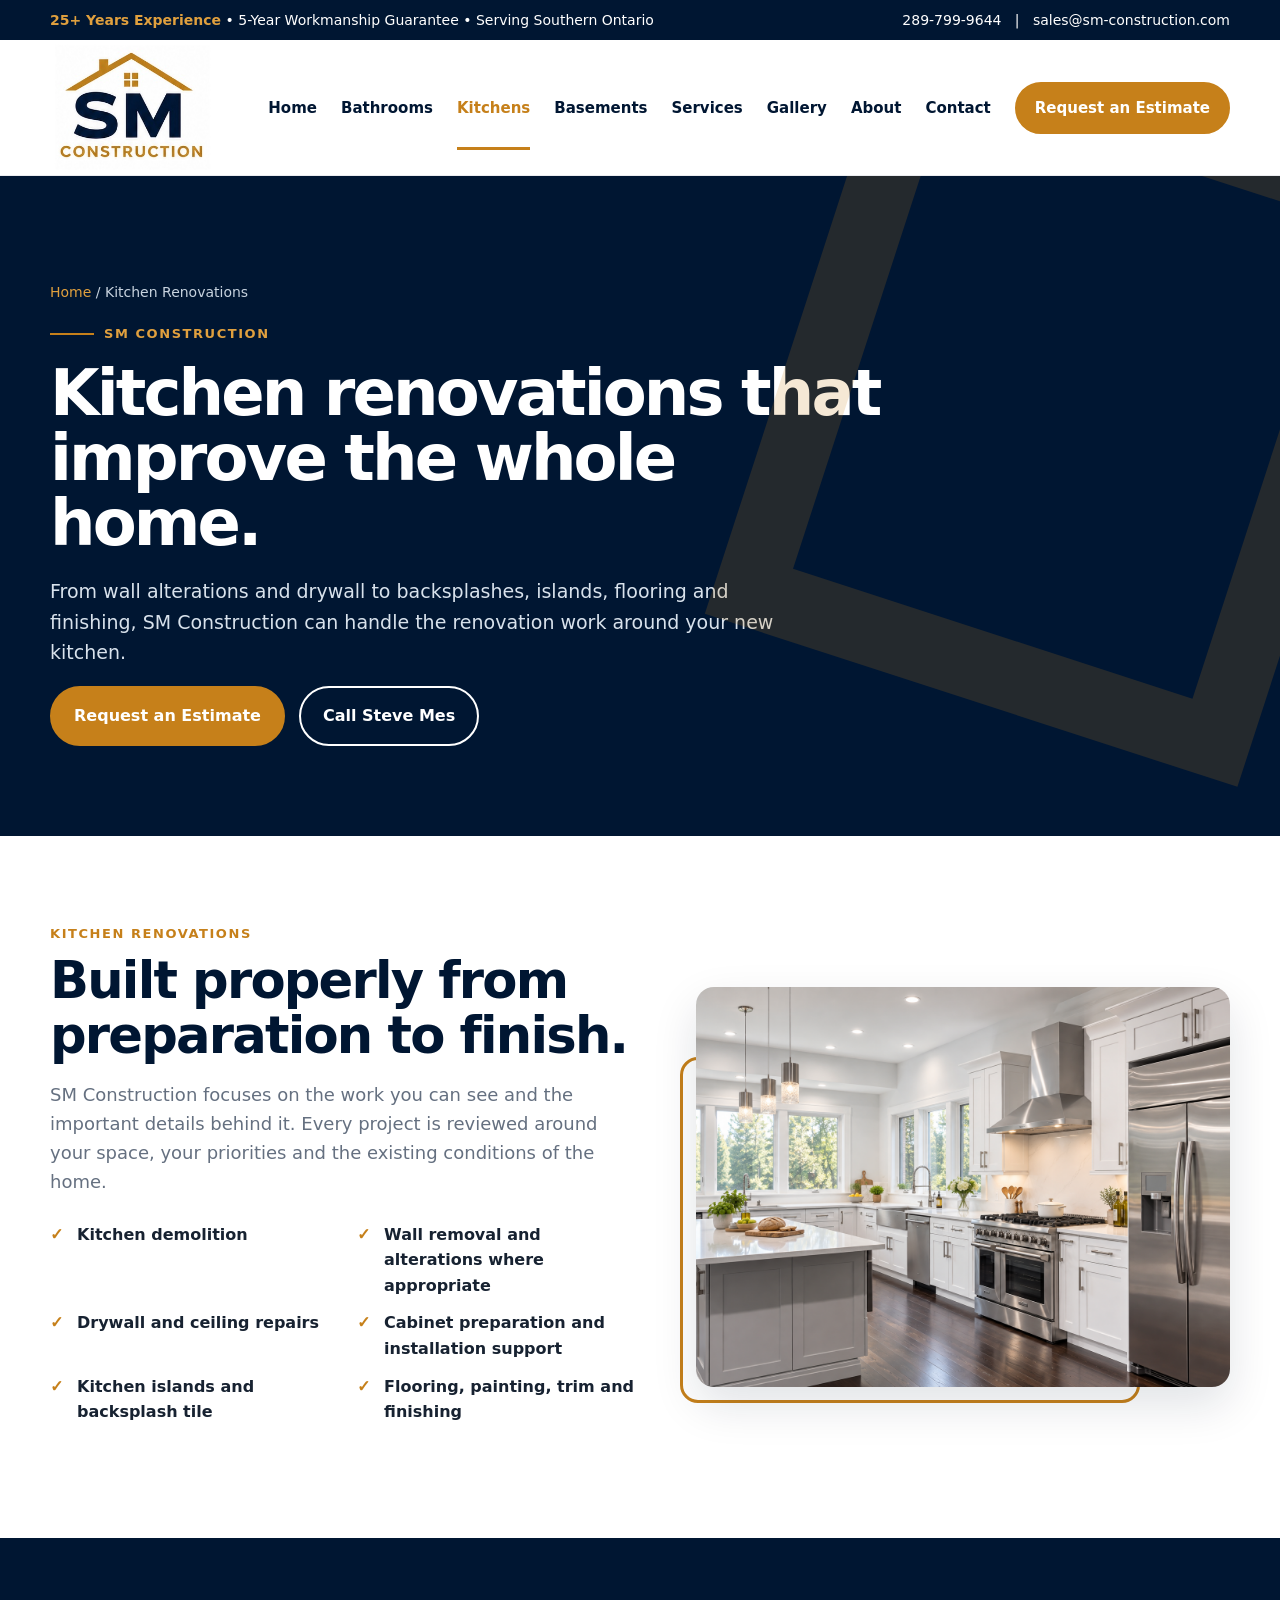
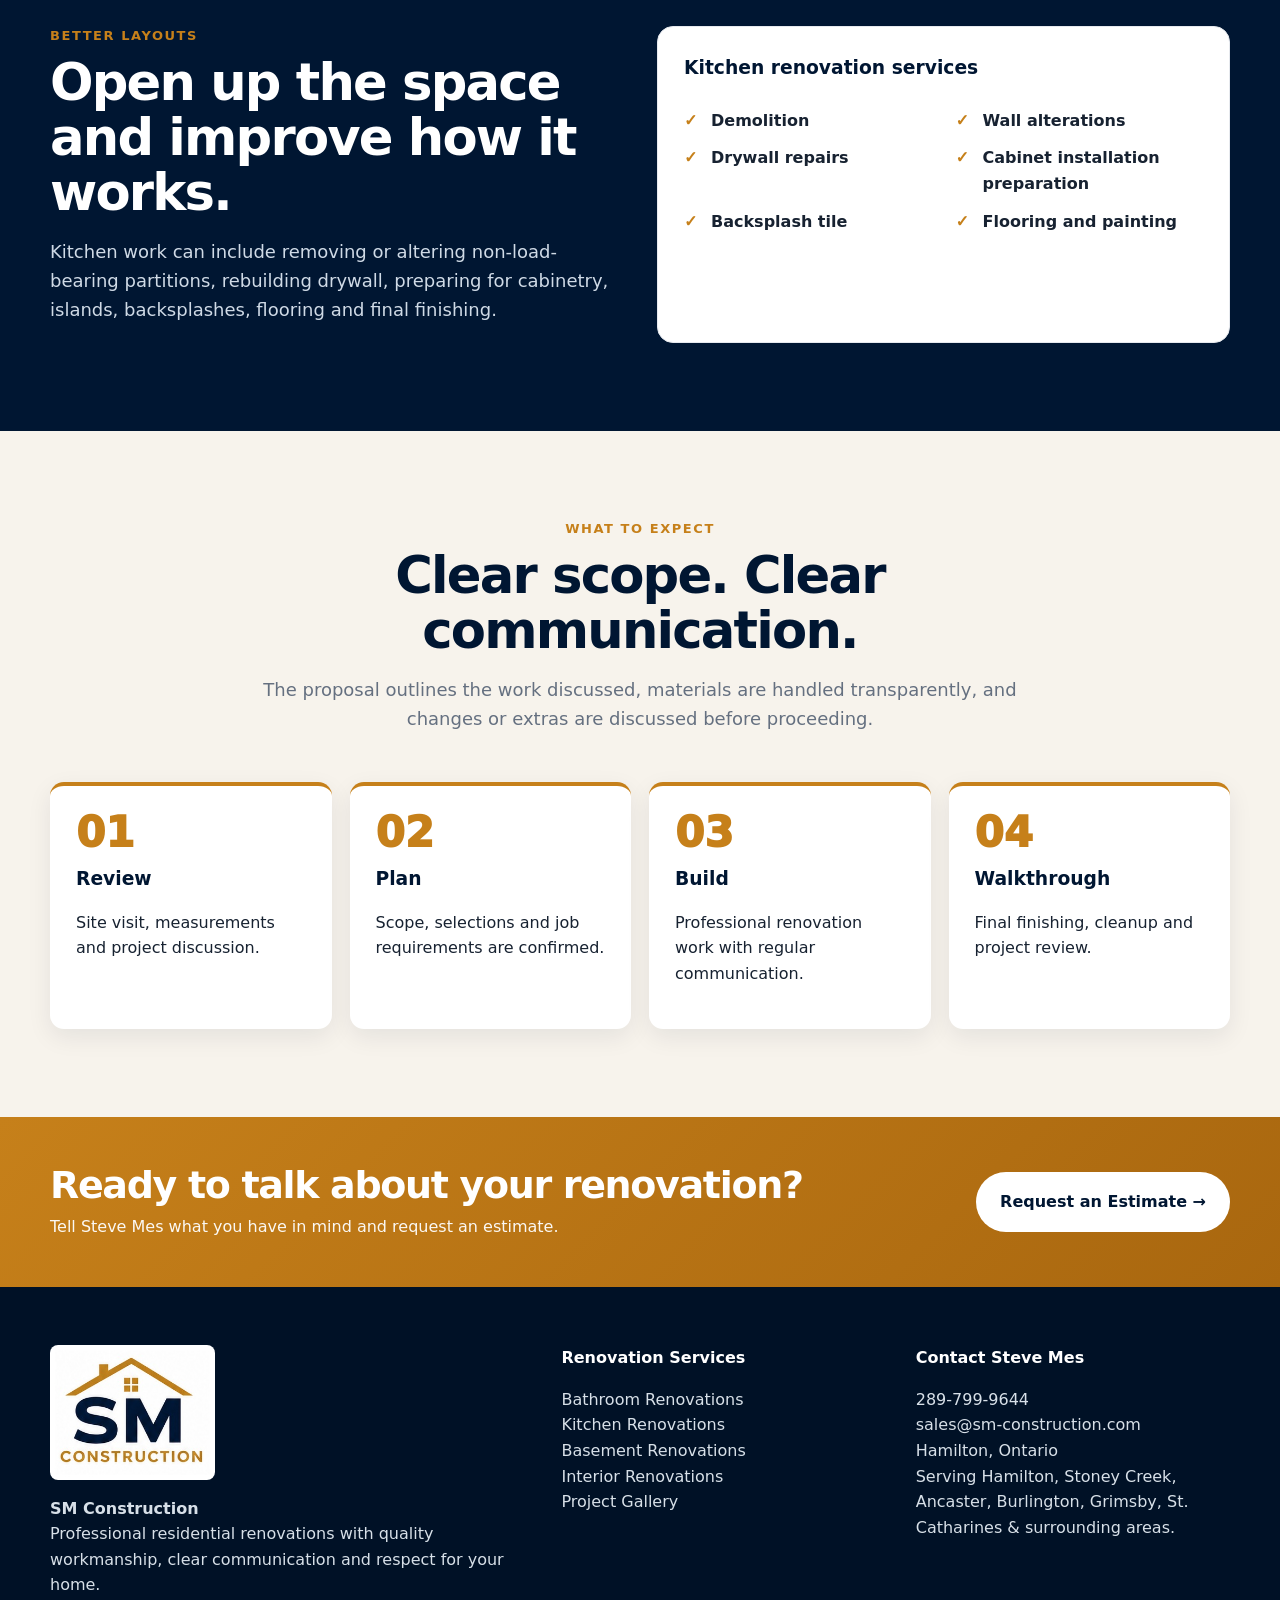
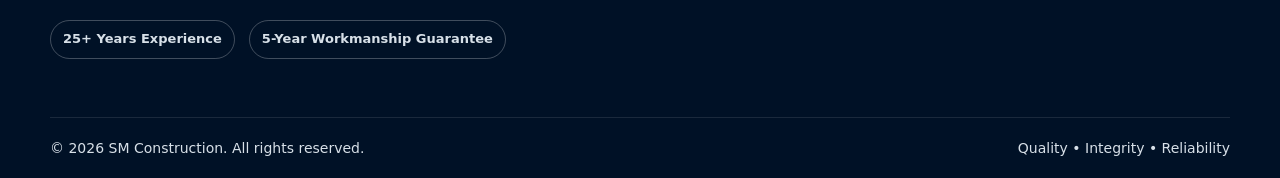
<file: kitchens.html>
<!doctype html>
<html lang="en-CA">
<head>
<meta charset="utf-8">
<meta name="viewport" content="width=device-width, initial-scale=1">
<title>Kitchen Renovations | SM Construction</title>
<meta name="description" content="From wall alterations and drywall to backsplashes, islands, flooring and finishing, SM Construction can handle the renovation work around your new kitchen.">
<link rel="canonical" href="https://www.sm-construction.com/kitchens.html">
<link rel="icon" type="image/png" href="assets/favicon.png">
<link rel="stylesheet" href="assets/styles.css?v=contrast-2">
<meta name="theme-color" content="#001632">
<meta property="og:title" content="Kitchen Renovations | SM Construction">
<meta property="og:description" content="From wall alterations and drywall to backsplashes, islands, flooring and finishing, SM Construction can handle the renovation work around your new kitchen.">
<meta property="og:type" content="website">
<meta property="og:image" content="https://www.sm-construction.com/assets/hero-basement.jpg">
<script type="application/ld+json">{"@context": "https://schema.org", "@type": "HomeAndConstructionBusiness", "name": "SM Construction", "url": "https://www.sm-construction.com/", "telephone": "+1-289-799-9644", "email": "sales@sm-construction.com", "founder": {"@type": "Person", "name": "Steve Mes"}, "areaServed": ["Hamilton", "Stoney Creek", "Ancaster", "Burlington", "Grimsby", "St. Catharines", "Niagara Region", "Southern Ontario"], "description": "Bathroom, kitchen, basement and interior renovation contractor serving Hamilton and surrounding Southern Ontario communities."}</script>
</head>
<body>

<div class="topbar">
  <div class="container">
    <div><span class="gold">25+ Years Experience</span> <span class="hide-mobile">• 5-Year Workmanship Guarantee • Serving Southern Ontario</span></div>
    <div class="hide-mobile"><a href="tel:+12897999644">289-799-9644</a> &nbsp; | &nbsp; <a href="mailto:sales@sm-construction.com">sales@sm-construction.com</a></div>
  </div>
</div>
<header class="site-header">
  <div class="container nav-wrap">
    <a class="logo-link" href="index.html" aria-label="SM Construction home">
      <img src="assets/sm-construction-logo.jpg" alt="SM Construction">
    </a>
    <button class="menu-button" aria-label="Open menu" aria-expanded="false">☰</button>
    <nav class="nav">
      <a class="" href="index.html">Home</a>
<a class="" href="bathrooms.html">Bathrooms</a>
<a class="active" href="kitchens.html">Kitchens</a>
<a class="" href="basements.html">Basements</a>
<a class="" href="services.html">Services</a>
<a class="" href="gallery.html">Gallery</a>
<a class="" href="about.html">About</a>
<a class="" href="contact.html">Contact</a>
<a class="cta" href="contact.html">Request an Estimate</a>
    </nav>
  </div>
</header>


<main>
<section class="page-hero"><div class="container"><div class="breadcrumbs"><a href="index.html">Home</a> / Kitchen Renovations</div><div class="eyebrow">SM Construction</div><h1>Kitchen renovations that improve the whole home.</h1><p>From wall alterations and drywall to backsplashes, islands, flooring and finishing, SM Construction can handle the renovation work around your new kitchen.</p><div class="actions"><a class="btn btn-gold" href="contact.html">Request an Estimate</a><a class="btn btn-outline" href="tel:+12897999644">Call Steve Mes</a></div></div></section>
<section class="section">
<div class="container split">
  <div>
    <div class="kicker">Kitchen Renovations</div>
    <h2>Built properly from preparation to finish.</h2>
    <p class="lead">SM Construction focuses on the work you can see and the important details behind it. Every project is reviewed around your space, your priorities and the existing conditions of the home.</p>
    <ul class="checks"><li>Kitchen demolition</li><li>Wall removal and alterations where appropriate</li><li>Drywall and ceiling repairs</li><li>Cabinet preparation and installation support</li><li>Kitchen islands and backsplash tile</li><li>Flooring, painting, trim and finishing</li></ul>
  </div>
  <div class="photo-frame"><img src="assets/projects/Bright%20Modern%20Farmhouse%20Kitchen.png" alt="Bright modern farmhouse kitchen"></div>
</div>
</section>

<section class="section navy">
<div class="container two-col">
 <div><div class="kicker">Better Layouts</div><h2>Open up the space and improve how it works.</h2><p class="lead">Kitchen work can include removing or altering non-load-bearing partitions, rebuilding drywall, preparing for cabinetry, islands, backsplashes, flooring and final finishing.</p></div>
 <div class="info-box"><h3>Kitchen renovation services</h3><ul class="checks"><li>Demolition</li><li>Wall alterations</li><li>Drywall repairs</li><li>Cabinet installation preparation</li><li>Backsplash tile</li><li>Flooring and painting</li></ul></div>
</div>
</section>

<section class="section alt">
<div class="container">
  <div class="section-head center"><div class="kicker">What To Expect</div><h2>Clear scope. Clear communication.</h2><p class="lead">The proposal outlines the work discussed, materials are handled transparently, and changes or extras are discussed before proceeding.</p></div>
  <div class="process">
    <div class="step"><div class="num">01</div><h3>Review</h3><p>Site visit, measurements and project discussion.</p></div>
    <div class="step"><div class="num">02</div><h3>Plan</h3><p>Scope, selections and job requirements are confirmed.</p></div>
    <div class="step"><div class="num">03</div><h3>Build</h3><p>Professional renovation work with regular communication.</p></div>
    <div class="step"><div class="num">04</div><h3>Walkthrough</h3><p>Final finishing, cleanup and project review.</p></div>
  </div>
</div>
</section>
</main>

<section class="cta-band">
  <div class="container">
    <div>
      <h2>Ready to talk about your renovation?</h2>
      <p>Tell Steve Mes what you have in mind and request an estimate.</p>
    </div>
    <a class="btn" href="contact.html">Request an Estimate →</a>
  </div>
</section>
<footer class="footer">
  <div class="container footer-main">
    <div>
      <img src="assets/sm-construction-logo.jpg" alt="SM Construction">
      <p><strong>SM Construction</strong><br>Professional residential renovations with quality workmanship, clear communication and respect for your home.</p>
      <div class="badge-row"><span class="badge">25+ Years Experience</span><span class="badge">5-Year Workmanship Guarantee</span></div>
    </div>
    <div>
      <h4>Renovation Services</h4>
      <p><a href="bathrooms.html">Bathroom Renovations</a><br>
      <a href="kitchens.html">Kitchen Renovations</a><br>
      <a href="basements.html">Basement Renovations</a><br>
      <a href="services.html">Interior Renovations</a><br>
      <a href="gallery.html">Project Gallery</a></p>
    </div>
    <div>
      <h4>Contact Steve Mes</h4>
      <p><a href="tel:+12897999644">289-799-9644</a><br>
      <a href="mailto:sales@sm-construction.com">sales@sm-construction.com</a><br>
      Hamilton, Ontario<br>
      Serving Hamilton, Stoney Creek, Ancaster, Burlington, Grimsby, St. Catharines & surrounding areas.</p>
    </div>
  </div>
  <div class="container footer-bottom">
    <span>© 2026 SM Construction. All rights reserved.</span>
    <span>Quality • Integrity • Reliability</span>
  </div>
</footer>
<div class="mobile-contact">
  <a href="tel:+12897999644">Call Steve</a>
  <a href="sms:+12897999644">Text Steve</a>
</div>
<script src="assets/site.js"></script>

</body>
</html>
</file>
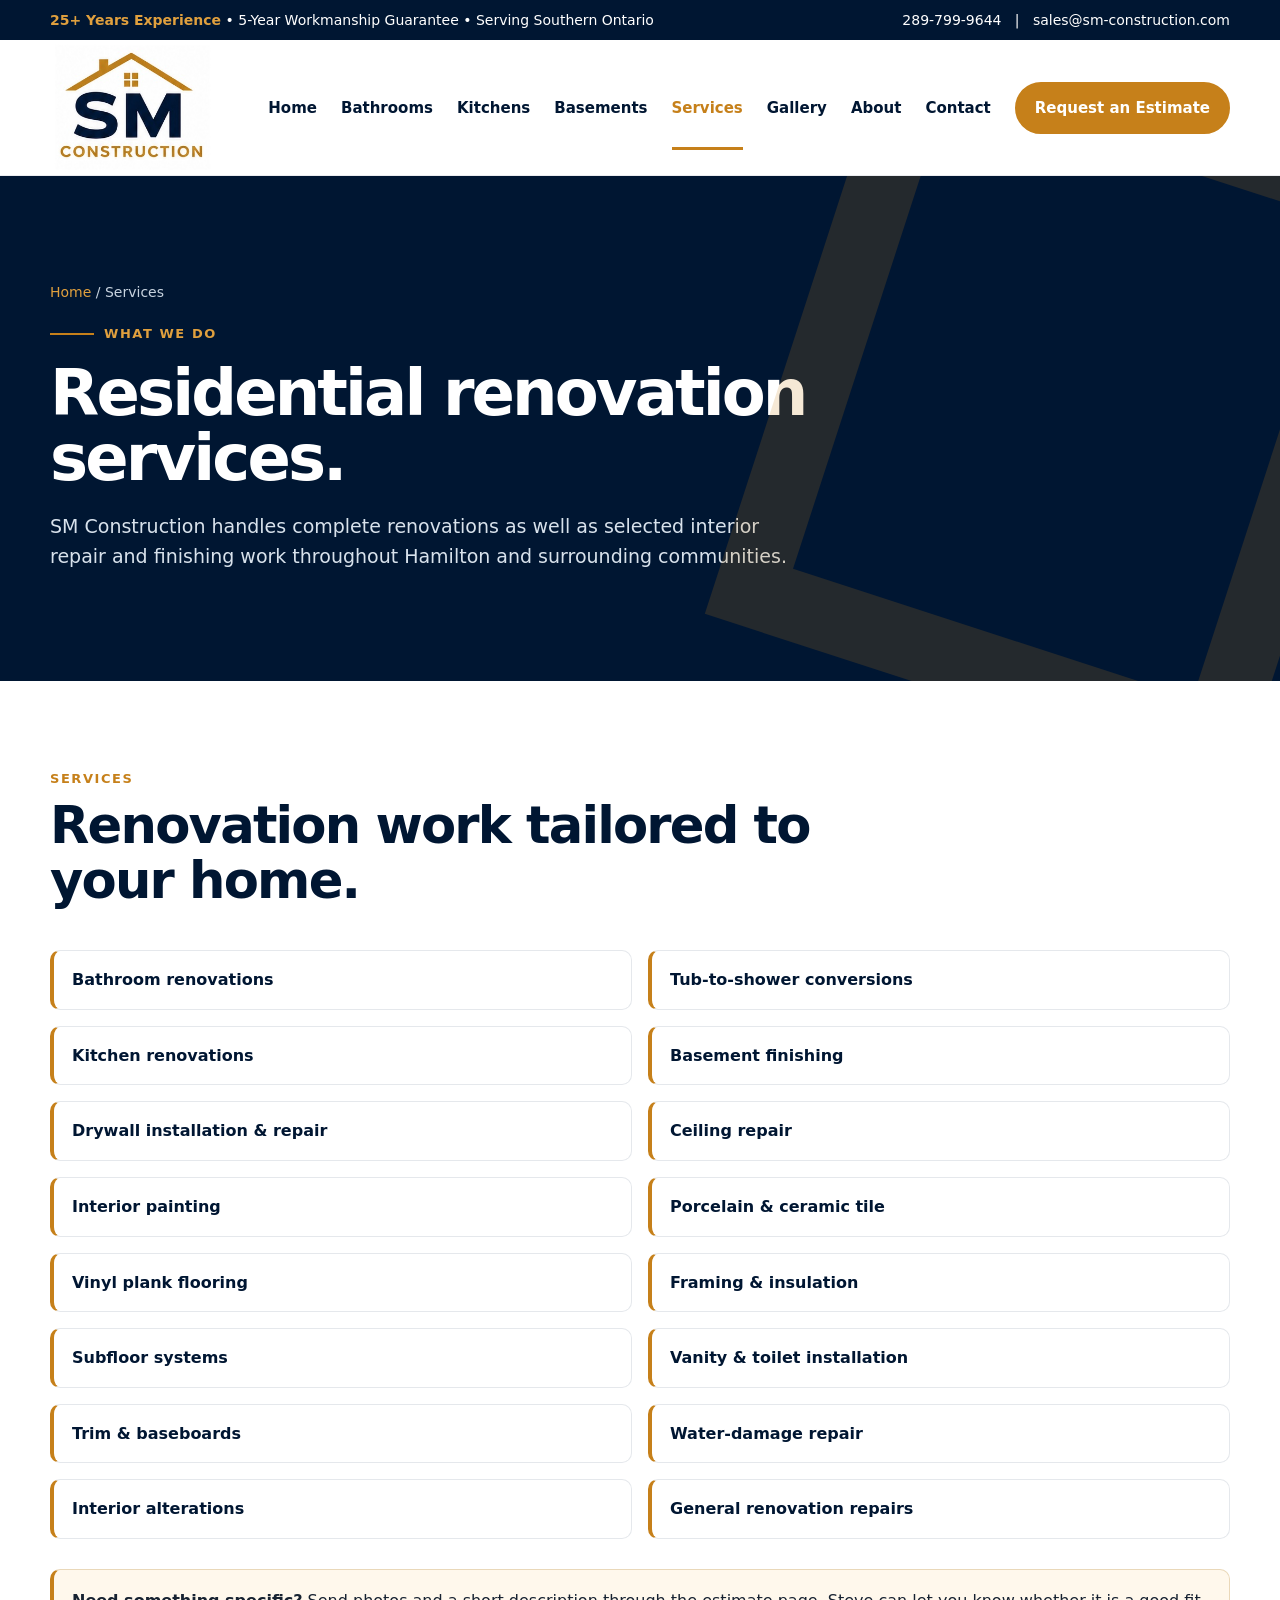
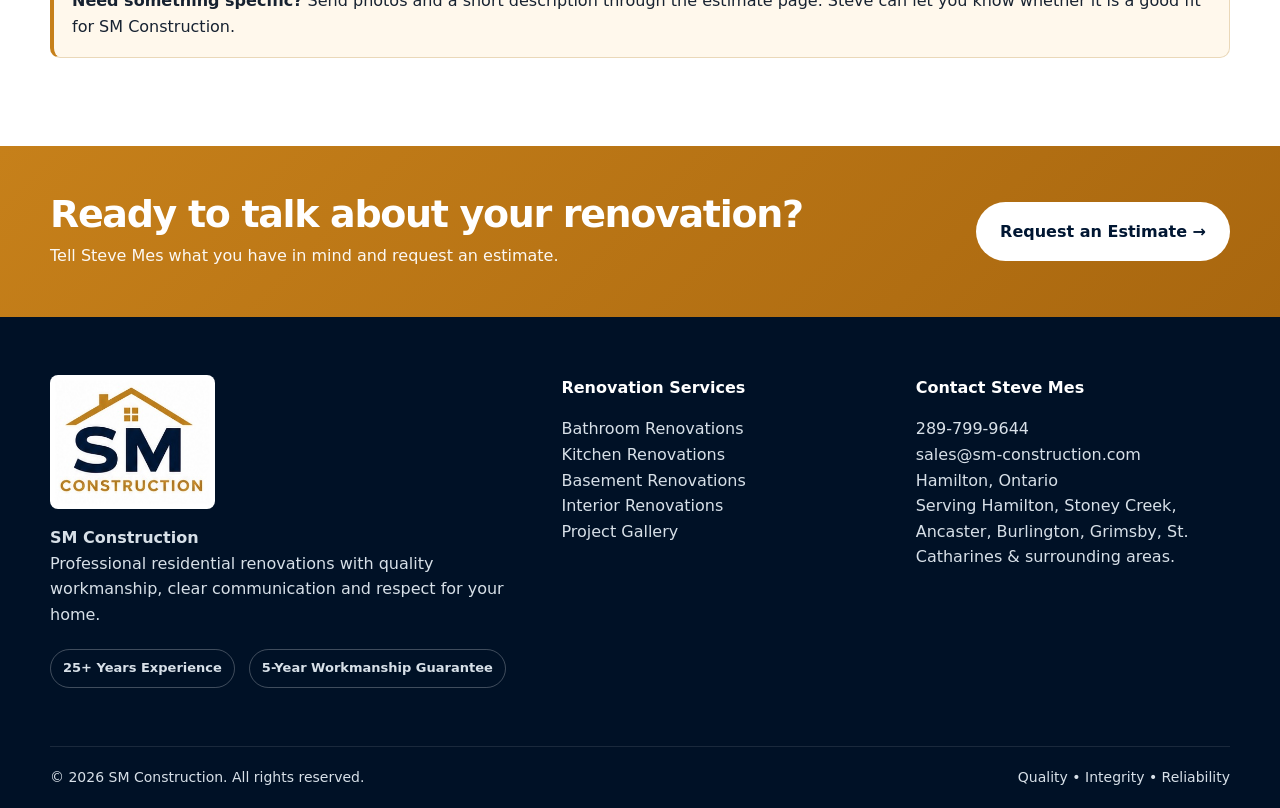
<file: services.html>
<!doctype html>
<html lang="en-CA">
<head>
<meta charset="utf-8">
<meta name="viewport" content="width=device-width, initial-scale=1">
<title>Renovation Services | SM Construction</title>
<meta name="description" content="Bathroom, kitchen, basement, drywall, painting, flooring, tile and interior renovation services in Hamilton and surrounding Southern Ontario.">
<link rel="canonical" href="https://www.sm-construction.com/services.html">
<link rel="icon" type="image/png" href="assets/favicon.png">
<link rel="stylesheet" href="assets/styles.css?v=contrast-2">
<meta name="theme-color" content="#001632">
<meta property="og:title" content="Renovation Services | SM Construction">
<meta property="og:description" content="Bathroom, kitchen, basement, drywall, painting, flooring, tile and interior renovation services in Hamilton and surrounding Southern Ontario.">
<meta property="og:type" content="website">
<meta property="og:image" content="https://www.sm-construction.com/assets/hero-basement.jpg">
<script type="application/ld+json">{"@context": "https://schema.org", "@type": "HomeAndConstructionBusiness", "name": "SM Construction", "url": "https://www.sm-construction.com/", "telephone": "+1-289-799-9644", "email": "sales@sm-construction.com", "founder": {"@type": "Person", "name": "Steve Mes"}, "areaServed": ["Hamilton", "Stoney Creek", "Ancaster", "Burlington", "Grimsby", "St. Catharines", "Niagara Region", "Southern Ontario"], "description": "Bathroom, kitchen, basement and interior renovation contractor serving Hamilton and surrounding Southern Ontario communities."}</script>
</head>
<body>

<div class="topbar">
  <div class="container">
    <div><span class="gold">25+ Years Experience</span> <span class="hide-mobile">• 5-Year Workmanship Guarantee • Serving Southern Ontario</span></div>
    <div class="hide-mobile"><a href="tel:+12897999644">289-799-9644</a> &nbsp; | &nbsp; <a href="mailto:sales@sm-construction.com">sales@sm-construction.com</a></div>
  </div>
</div>
<header class="site-header">
  <div class="container nav-wrap">
    <a class="logo-link" href="index.html" aria-label="SM Construction home">
      <img src="assets/sm-construction-logo.jpg" alt="SM Construction">
    </a>
    <button class="menu-button" aria-label="Open menu" aria-expanded="false">☰</button>
    <nav class="nav">
      <a class="" href="index.html">Home</a>
<a class="" href="bathrooms.html">Bathrooms</a>
<a class="" href="kitchens.html">Kitchens</a>
<a class="" href="basements.html">Basements</a>
<a class="active" href="services.html">Services</a>
<a class="" href="gallery.html">Gallery</a>
<a class="" href="about.html">About</a>
<a class="" href="contact.html">Contact</a>
<a class="cta" href="contact.html">Request an Estimate</a>
    </nav>
  </div>
</header>


<main>
<section class="page-hero"><div class="container"><div class="breadcrumbs"><a href="index.html">Home</a> / Services</div><div class="eyebrow">What We Do</div><h1>Residential renovation services.</h1><p>SM Construction handles complete renovations as well as selected interior repair and finishing work throughout Hamilton and surrounding communities.</p></div></section>
<section class="section"><div class="container">
<div class="section-head"><div class="kicker">Services</div><h2>Renovation work tailored to your home.</h2></div>
<ul class="service-list">
<li>Bathroom renovations</li><li>Tub-to-shower conversions</li><li>Kitchen renovations</li><li>Basement finishing</li><li>Drywall installation & repair</li><li>Ceiling repair</li><li>Interior painting</li><li>Porcelain & ceramic tile</li><li>Vinyl plank flooring</li><li>Framing & insulation</li><li>Subfloor systems</li><li>Vanity & toilet installation</li><li>Trim & baseboards</li><li>Water-damage repair</li><li>Interior alterations</li><li>General renovation repairs</li>
</ul>
<div class="notice" style="margin-top:30px"><strong>Need something specific?</strong> Send photos and a short description through the estimate page. Steve can let you know whether it is a good fit for SM Construction.</div>
</div></section>
</main>


<section class="cta-band">
  <div class="container">
    <div>
      <h2>Ready to talk about your renovation?</h2>
      <p>Tell Steve Mes what you have in mind and request an estimate.</p>
    </div>
    <a class="btn" href="contact.html">Request an Estimate →</a>
  </div>
</section>
<footer class="footer">
  <div class="container footer-main">
    <div>
      <img src="assets/sm-construction-logo.jpg" alt="SM Construction">
      <p><strong>SM Construction</strong><br>Professional residential renovations with quality workmanship, clear communication and respect for your home.</p>
      <div class="badge-row"><span class="badge">25+ Years Experience</span><span class="badge">5-Year Workmanship Guarantee</span></div>
    </div>
    <div>
      <h4>Renovation Services</h4>
      <p><a href="bathrooms.html">Bathroom Renovations</a><br>
      <a href="kitchens.html">Kitchen Renovations</a><br>
      <a href="basements.html">Basement Renovations</a><br>
      <a href="services.html">Interior Renovations</a><br>
      <a href="gallery.html">Project Gallery</a></p>
    </div>
    <div>
      <h4>Contact Steve Mes</h4>
      <p><a href="tel:+12897999644">289-799-9644</a><br>
      <a href="mailto:sales@sm-construction.com">sales@sm-construction.com</a><br>
      Hamilton, Ontario<br>
      Serving Hamilton, Stoney Creek, Ancaster, Burlington, Grimsby, St. Catharines & surrounding areas.</p>
    </div>
  </div>
  <div class="container footer-bottom">
    <span>© 2026 SM Construction. All rights reserved.</span>
    <span>Quality • Integrity • Reliability</span>
  </div>
</footer>
<div class="mobile-contact">
  <a href="tel:+12897999644">Call Steve</a>
  <a href="sms:+12897999644">Text Steve</a>
</div>
<script src="assets/site.js"></script>

</body>
</html>
</file>
<file: assets/styles.css>
:root{
  --navy:#001632;
  --navy-2:#062748;
  --gold:#c6801a;
  --gold-2:#e0a03e;
  --cream:#f7f3ec;
  --paper:#ffffff;
  --ink:#172231;
  --muted:#657080;
  --line:#e5e7eb;
  --shadow:0 18px 45px rgba(0,22,50,.12);
  --radius:18px;
  --max:1180px;
}
*{box-sizing:border-box}
html{scroll-behavior:smooth}
body{margin:0;font-family:Inter,ui-sans-serif,system-ui,-apple-system,BlinkMacSystemFont,"Segoe UI",Arial,sans-serif;color:var(--ink);background:#fff;line-height:1.6}
img{max-width:100%;display:block}
a{color:inherit;text-decoration:none}
.container{width:min(var(--max),calc(100% - 40px));margin-inline:auto}
.topbar{background:var(--navy);color:#fff;font-size:14px}
.topbar .container{display:flex;justify-content:space-between;gap:18px;padding:9px 0}
.topbar a{color:#fff}
.topbar .gold{color:var(--gold-2);font-weight:800}
.site-header{position:sticky;top:0;z-index:50;background:rgba(255,255,255,.96);backdrop-filter:blur(10px);border-bottom:1px solid rgba(0,22,50,.08)}
.nav-wrap{display:flex;align-items:center;justify-content:space-between;gap:24px;min-height:86px}
.logo-link img{width:165px;height:auto}
.nav{display:flex;align-items:center;gap:24px;font-weight:750;color:var(--navy);font-size:15px}
.nav a{padding:31px 0 27px;border-bottom:3px solid transparent}
.nav a:hover,.nav a.active{color:var(--gold);border-bottom-color:var(--gold)}
.nav .cta{padding:12px 18px;border:2px solid var(--gold);border-radius:999px;background:var(--gold);color:#fff}
.nav .cta:hover{background:#ad6d12;color:#fff;border-color:#ad6d12}
.menu-button{display:none;border:0;background:transparent;font-size:30px;color:var(--navy);cursor:pointer}
.hero{position:relative;min-height:650px;display:grid;align-items:center;overflow:hidden;background:var(--navy)}
.hero::before{content:"";position:absolute;inset:0;background:linear-gradient(90deg,rgba(0,22,50,.96) 0%,rgba(0,22,50,.86) 44%,rgba(0,22,50,.36) 72%,rgba(0,22,50,.2) 100%);z-index:1}
.hero::after{content:"";position:absolute;right:-140px;top:-80px;width:480px;height:760px;background:linear-gradient(140deg,transparent 48%,rgba(198,128,26,.95) 49%,rgba(198,128,26,.95) 51%,transparent 52%);opacity:.7;z-index:1}
.hero-bg{position:absolute;inset:0;width:100%;height:100%;object-fit:cover;object-position:center}
.hero-content{position:relative;z-index:2;color:#fff;max-width:760px;padding:85px 0}
.eyebrow{display:inline-flex;gap:10px;align-items:center;font-weight:850;letter-spacing:.12em;text-transform:uppercase;color:var(--gold-2);font-size:13px}
.eyebrow::before{content:"";width:44px;height:2px;background:var(--gold)}
.hero h1,.page-hero h1{font-size:clamp(46px,6vw,78px);line-height:1.02;letter-spacing:-.045em;margin:16px 0 20px;font-weight:900}
.hero h1 span,.page-hero h1 span{color:var(--gold-2)}
.hero p{font-size:20px;max-width:720px;color:#eef3f8;margin:0 0 30px}
.actions{display:flex;gap:14px;flex-wrap:wrap}
.btn{display:inline-flex;align-items:center;justify-content:center;gap:9px;padding:15px 22px;border-radius:999px;font-weight:850;border:2px solid transparent;transition:.2s ease}
.btn-gold{background:var(--gold);color:#fff;border-color:var(--gold)}
.btn-gold:hover{background:#ad6d12;border-color:#ad6d12;transform:translateY(-1px)}
.btn-outline{border-color:#fff;color:#fff;background:transparent}
.btn-outline:hover{background:#fff;color:var(--navy)}
.btn-navy{background:var(--navy);color:#fff}
.btn-navy:hover{background:var(--navy-2)}
.trust-strip{position:relative;z-index:3;margin-top:-45px}
.trust-grid{display:grid;grid-template-columns:repeat(4,1fr);background:#fff;border-radius:16px;box-shadow:var(--shadow);overflow:hidden;border-bottom:4px solid var(--gold)}
.trust-item{padding:24px 20px;text-align:center;border-right:1px solid var(--line)}
.trust-item:last-child{border-right:0}
.trust-item strong{display:block;color:var(--navy);font-size:21px;line-height:1.1}
.trust-item span{font-size:13px;color:var(--muted);font-weight:700;text-transform:uppercase;letter-spacing:.08em}
.section{padding:88px 0}
.section-sm{padding:58px 0}
.section.alt{background:var(--cream)}
.section.navy{background:var(--navy);color:#fff}
.section-head{max-width:760px;margin-bottom:42px}
.section-head.center{text-align:center;margin-inline:auto;margin-bottom:48px}
.kicker{color:var(--gold);font-weight:900;text-transform:uppercase;letter-spacing:.12em;font-size:13px}
h2{font-size:clamp(34px,4vw,52px);line-height:1.08;color:var(--navy);margin:8px 0 18px;letter-spacing:-.035em}
.navy h2{color:#fff}
.lead{font-size:18px;color:var(--muted)}
.navy .lead{color:#cfdae6}
.cards{display:grid;grid-template-columns:repeat(3,1fr);gap:24px}
.card{background:#fff;border:1px solid #e8ebef;border-radius:var(--radius);overflow:hidden;box-shadow:0 10px 28px rgba(0,22,50,.07);transition:.2s ease}
.card:hover{transform:translateY(-4px);box-shadow:var(--shadow)}
.card-img{aspect-ratio:16/10;object-fit:cover;width:100%}
.card-body{padding:26px}
.card h3{margin:0 0 8px;color:var(--navy);font-size:24px}
.card p{margin:0 0 17px;color:var(--muted)}
.link-arrow{font-weight:850;color:var(--gold)}
.split{display:grid;grid-template-columns:1.05fr .95fr;gap:56px;align-items:center}
.photo-frame{position:relative}
.photo-frame img{border-radius:var(--radius);box-shadow:var(--shadow);width:100%;aspect-ratio:4/3;object-fit:cover}
.photo-frame::before{content:"";position:absolute;left:-16px;bottom:-16px;width:85%;height:85%;border:3px solid var(--gold);border-radius:var(--radius);z-index:-1}
.checks{display:grid;grid-template-columns:1fr 1fr;gap:12px 24px;padding:0;margin:25px 0;list-style:none}
.checks li{position:relative;padding-left:27px;font-weight:650}
.checks li::before{content:"✓";position:absolute;left:0;color:var(--gold);font-weight:1000}
.process{display:grid;grid-template-columns:repeat(4,1fr);gap:18px}
.step{padding:26px;background:#fff;border-radius:14px;border-top:4px solid var(--gold);box-shadow:0 8px 24px rgba(0,22,50,.08)}
.step .num{font-size:42px;color:var(--gold);font-weight:950;line-height:1}
.step h3{color:var(--navy);margin:10px 0 5px}
.quote{padding:36px;border:1px solid rgba(255,255,255,.16);border-radius:18px;background:rgba(255,255,255,.06)}
.quote p{font-size:21px;margin:0 0 14px}
.quote small{color:#c8d4df}
.cta-band{background:linear-gradient(135deg,var(--gold),#a9670f);color:#fff}
.cta-band .container{display:flex;align-items:center;justify-content:space-between;gap:28px;padding-top:48px;padding-bottom:48px}
.cta-band h2{color:#fff;margin:0 0 8px;font-size:38px}
.cta-band p{margin:0;opacity:.95}
.cta-band .btn{background:#fff;color:var(--navy)}
.page-hero{position:relative;background:var(--navy);color:#fff;padding:105px 0 90px;overflow:hidden}
.page-hero::after{content:"";position:absolute;right:-70px;top:-100px;width:420px;height:500px;border:70px solid rgba(198,128,26,.18);transform:rotate(18deg)}
.page-hero h1{max-width:850px;font-size:clamp(44px,5vw,68px)}
.page-hero p{font-size:19px;color:#d8e2ec;max-width:760px}
.breadcrumbs{font-size:14px;color:#c7d3df;margin-bottom:14px}
.breadcrumbs a{color:var(--gold-2)}
.two-col{display:grid;grid-template-columns:1fr 1fr;gap:34px}
.info-box{border-radius:16px;padding:26px;border:1px solid #e6e9ee;background:#fff}
.info-box h3{color:var(--navy);margin-top:0}
/* Light panels must not inherit white text from a surrounding navy section. */
.info-box,.card,.step,.area-card,.notice,.trust-grid{color:var(--ink)}
.navy :is(.info-box,.card,.step,.area-card,.notice) h2{color:var(--navy)}
.navy :is(.info-box,.card,.step,.area-card,.notice) .lead{color:var(--muted)}
.service-list{display:grid;grid-template-columns:repeat(2,1fr);gap:16px;padding:0;list-style:none}
.service-list li{background:#fff;border:1px solid #e5e8ec;border-left:4px solid var(--gold);padding:16px 18px;border-radius:10px;font-weight:750;color:var(--navy)}
.gallery{display:grid;grid-template-columns:repeat(2,1fr);gap:22px}
.gallery figure{margin:0;position:relative;overflow:hidden;border-radius:16px;background:#f1f3f5}
.gallery img{width:100%;aspect-ratio:16/11;object-fit:cover;transition:transform .25s ease}
.gallery figure:hover img{transform:scale(1.02)}
.gallery figcaption{position:absolute;left:0;right:0;bottom:0;padding:22px;color:#fff;font-weight:800;background:linear-gradient(transparent,rgba(0,22,50,.9))}
.area-grid{display:grid;grid-template-columns:repeat(3,1fr);gap:18px}
.area-card{border:1px solid #e7e9ed;border-radius:14px;padding:22px;background:#fff}
.area-card h3{margin:0 0 4px;color:var(--navy)}
.area-card a{color:var(--gold);font-weight:800}
.contact-grid{display:grid;grid-template-columns:.8fr 1.2fr;gap:42px;align-items:start}
.contact-panel{background:var(--navy);color:#fff;border-radius:18px;padding:34px}
.contact-panel h2{color:#fff;font-size:36px}
.contact-panel .gold{color:var(--gold-2)}
.contact-panel a{color:#fff;font-weight:750}
form{display:grid;grid-template-columns:1fr 1fr;gap:18px}
.field{display:flex;flex-direction:column;gap:7px}
.field.full{grid-column:1/-1}
label{font-weight:800;color:var(--navy)}
input,select,textarea{font:inherit;padding:13px 14px;border:1px solid #cfd5dc;border-radius:10px;background:#fff}
input:focus,select:focus,textarea:focus{outline:2px solid rgba(198,128,26,.28);border-color:var(--gold)}
textarea{min-height:145px;resize:vertical}
.form-note{grid-column:1/-1;color:var(--muted);font-size:13px}
.footer{background:#001126;color:#d7e0e8}
.footer-main{display:grid;grid-template-columns:1.2fr .8fr .8fr;gap:40px;padding:58px 0}
.footer img{width:165px;background:#fff;border-radius:8px}
.footer h4{color:#fff;margin:0 0 13px}
.footer a{color:#d7e0e8}
.footer a:hover{color:var(--gold-2)}
.footer-bottom{border-top:1px solid rgba(255,255,255,.1);padding:19px 0;font-size:14px;display:flex;justify-content:space-between;gap:20px}
.badge-row{display:flex;gap:14px;flex-wrap:wrap;margin-top:22px}
.badge{border:1px solid rgba(255,255,255,.25);border-radius:999px;padding:8px 12px;font-size:13px;font-weight:800}
.mobile-contact{display:none;position:fixed;bottom:0;left:0;right:0;z-index:70;background:#fff;box-shadow:0 -8px 28px rgba(0,0,0,.12)}
.mobile-contact a{flex:1;text-align:center;padding:13px 8px;font-weight:850}
.mobile-contact a:first-child{background:var(--navy);color:#fff}
.mobile-contact a:last-child{background:var(--gold);color:#fff}
.notice{border:1px solid #ead8b9;background:#fff8ec;border-left:4px solid var(--gold);padding:18px;border-radius:10px}
@media (max-width:920px){
  .nav{display:none;position:absolute;top:86px;left:0;right:0;background:#fff;padding:15px 24px 24px;box-shadow:0 15px 30px rgba(0,0,0,.1);flex-direction:column;align-items:stretch;gap:0}
  .nav.open{display:flex}
  .nav a{padding:13px 0;border-bottom:1px solid #edf0f3}
  .nav .cta{text-align:center;margin-top:14px}
  .menu-button{display:block}
  .hero{min-height:610px}
  .hero::before{background:linear-gradient(90deg,rgba(0,22,50,.95),rgba(0,22,50,.74))}
  .trust-grid{grid-template-columns:1fr 1fr}
  .trust-item:nth-child(2){border-right:0}
  .cards,.area-grid{grid-template-columns:1fr 1fr}
  .split,.contact-grid{grid-template-columns:1fr}
  .process{grid-template-columns:1fr 1fr}
  .footer-main{grid-template-columns:1fr 1fr}
}
@media (max-width:640px){
  body{padding-bottom:52px}
  .container{width:min(100% - 28px,var(--max))}
  .topbar .container{justify-content:center}
  .topbar .hide-mobile{display:none}
  .logo-link img{width:145px}
  .nav-wrap{min-height:78px}
  .nav{top:78px}
  .hero{min-height:640px}
  .hero-content{padding:70px 0}
  .hero h1{font-size:48px}
  .hero p{font-size:18px}
  .trust-strip{margin-top:-28px}
  .trust-grid{grid-template-columns:1fr 1fr}
  .trust-item{padding:18px 10px}
  .trust-item strong{font-size:17px}
  .section{padding:68px 0}
  .cards,.area-grid,.two-col,.gallery,.service-list{grid-template-columns:1fr}
  .process{grid-template-columns:1fr}
  .checks{grid-template-columns:1fr}
  .cta-band .container{flex-direction:column;align-items:flex-start}
  .footer-main{grid-template-columns:1fr}
  .footer-bottom{flex-direction:column}
  form{grid-template-columns:1fr}
  .field.full{grid-column:1}
  .mobile-contact{display:flex}
}


/* Real SM Construction project galleries */
.gallery-intro{display:flex;align-items:end;justify-content:space-between;gap:24px;margin-bottom:30px}
.gallery-controls{display:flex;gap:9px;flex-wrap:wrap;margin:0 0 28px}
.gallery-filter{border:1px solid #d9dee5;background:#fff;color:var(--navy);padding:10px 15px;border-radius:999px;font-weight:850;cursor:pointer}
.gallery-filter:hover,.gallery-filter.active{background:var(--navy);border-color:var(--navy);color:#fff}
.project-gallery{display:grid;grid-template-columns:repeat(3,1fr);gap:18px}
.project-photo{position:relative;margin:0;border-radius:15px;overflow:hidden;background:#eef1f4;box-shadow:0 8px 22px rgba(0,22,50,.08);cursor:pointer}
.project-photo img{width:100%;height:330px;object-fit:cover;transition:transform .25s ease}
.project-photo:hover img{transform:scale(1.025)}
.project-photo figcaption{position:absolute;left:0;right:0;bottom:0;padding:50px 18px 16px;color:#fff;background:linear-gradient(transparent,rgba(0,15,34,.92));font-weight:800}
.photo-label{display:inline-block;margin-bottom:5px;background:var(--gold);color:#fff;padding:4px 8px;border-radius:999px;font-size:11px;letter-spacing:.08em;text-transform:uppercase}
.project-photo.is-hidden{display:none}
.before-after{display:grid;grid-template-columns:1fr 1fr;gap:20px}
.ba-card{position:relative;border-radius:16px;overflow:hidden;background:#fff;box-shadow:var(--shadow)}
.ba-card img{width:100%;height:440px;object-fit:cover}
.ba-card .ba-label{position:absolute;top:16px;left:16px;background:var(--navy);color:#fff;padding:8px 13px;border-radius:999px;font-size:12px;font-weight:900;text-transform:uppercase;letter-spacing:.08em}
.ba-card.after .ba-label{background:var(--gold)}
.project-heading{display:flex;justify-content:space-between;gap:24px;align-items:end;margin-bottom:26px}
.project-heading p{max-width:660px;margin:0;color:var(--muted)}
.lightbox{position:fixed;inset:0;z-index:200;display:none;align-items:center;justify-content:center;background:rgba(0,10,25,.94);padding:25px}
.lightbox.open{display:flex}
.lightbox-inner{position:relative;max-width:min(1100px,94vw);max-height:92vh;text-align:center}
.lightbox img{max-width:100%;max-height:82vh;object-fit:contain;border-radius:10px}
.lightbox-caption{color:#fff;margin-top:12px;font-weight:750}
.lightbox-close{position:absolute;right:-8px;top:-46px;border:0;background:#fff;color:var(--navy);width:38px;height:38px;border-radius:50%;font-size:24px;cursor:pointer}
.real-work-band{background:#f8f3ea;border-top:1px solid #eadcc7;border-bottom:1px solid #eadcc7}
.mini-gallery{display:grid;grid-template-columns:repeat(4,1fr);gap:12px}
.mini-gallery a{border-radius:12px;overflow:hidden;display:block}
.mini-gallery img{width:100%;height:220px;object-fit:cover;transition:transform .2s ease}
.mini-gallery a:hover img{transform:scale(1.03)}
@media (max-width:920px){
  .project-gallery{grid-template-columns:repeat(2,1fr)}
  .mini-gallery{grid-template-columns:repeat(2,1fr)}
}
@media (max-width:640px){
  .gallery-intro,.project-heading{display:block}
  .project-gallery,.before-after{grid-template-columns:1fr}
  .project-photo img{height:310px}
  .ba-card img{height:380px}
  .mini-gallery{grid-template-columns:1fr 1fr}
  .mini-gallery img{height:170px}
}

.form-trap{position:absolute;left:-10000px;width:1px;height:1px;overflow:hidden}
#formStatus[data-state="error"]{color:#a02121;background:#fff2f2;border:1px solid #e4baba;padding:18px;border-radius:10px;font-size:16px}
button:disabled{opacity:.65;cursor:wait}
#estimateForm[hidden],#estimateHeading[hidden],#estimateSuccess[hidden]{display:none}
.estimate-success{padding:clamp(28px,5vw,56px);border:1px solid #e7dfd1;border-radius:22px;background:linear-gradient(145deg,#fff 40%,#faf5ec);box-shadow:0 16px 48px rgba(0,22,50,.06);scroll-margin-top:120px}
.estimate-success-icon{display:grid;place-items:center;width:64px;height:64px;margin-bottom:28px;border-radius:50%;color:var(--gold);background:#f8edda;border:1px solid #eddbb7}
.estimate-success-icon svg{width:34px;height:34px}
.estimate-success h2{font-size:clamp(28px,3vw,40px);line-height:1.15;margin:12px 0 18px;color:var(--navy)}
.estimate-success>p{font-size:17px;line-height:1.75;color:var(--muted);max-width:48ch}
.estimate-success-next{border-top:1px solid #e7dfd1;margin:28px 0;padding-top:24px}
.estimate-success-next span{font-size:11px;letter-spacing:.12em;font-weight:850;color:var(--gold)}
.estimate-success-next p{margin:8px 0 0;line-height:1.65;color:var(--navy)}
.estimate-success:focus-visible{outline:2px solid var(--gold);outline-offset:5px}
</file>
